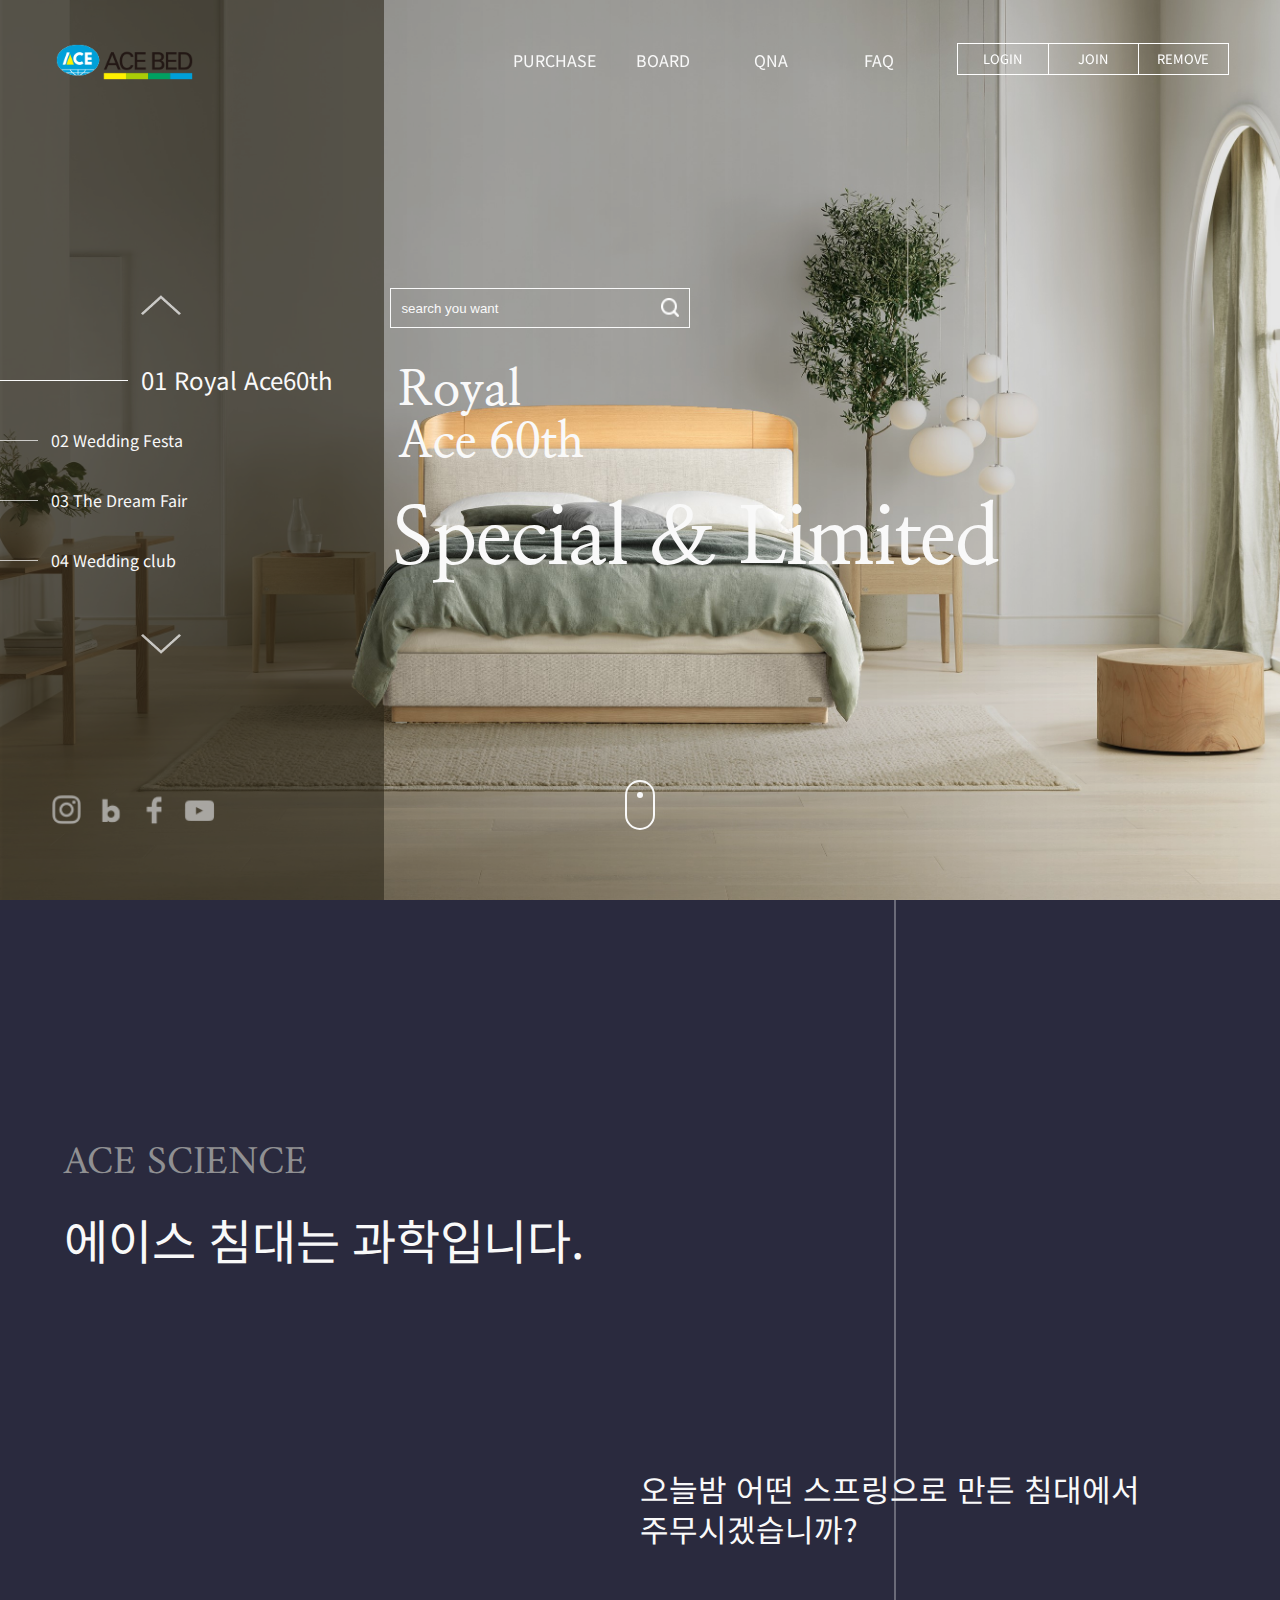
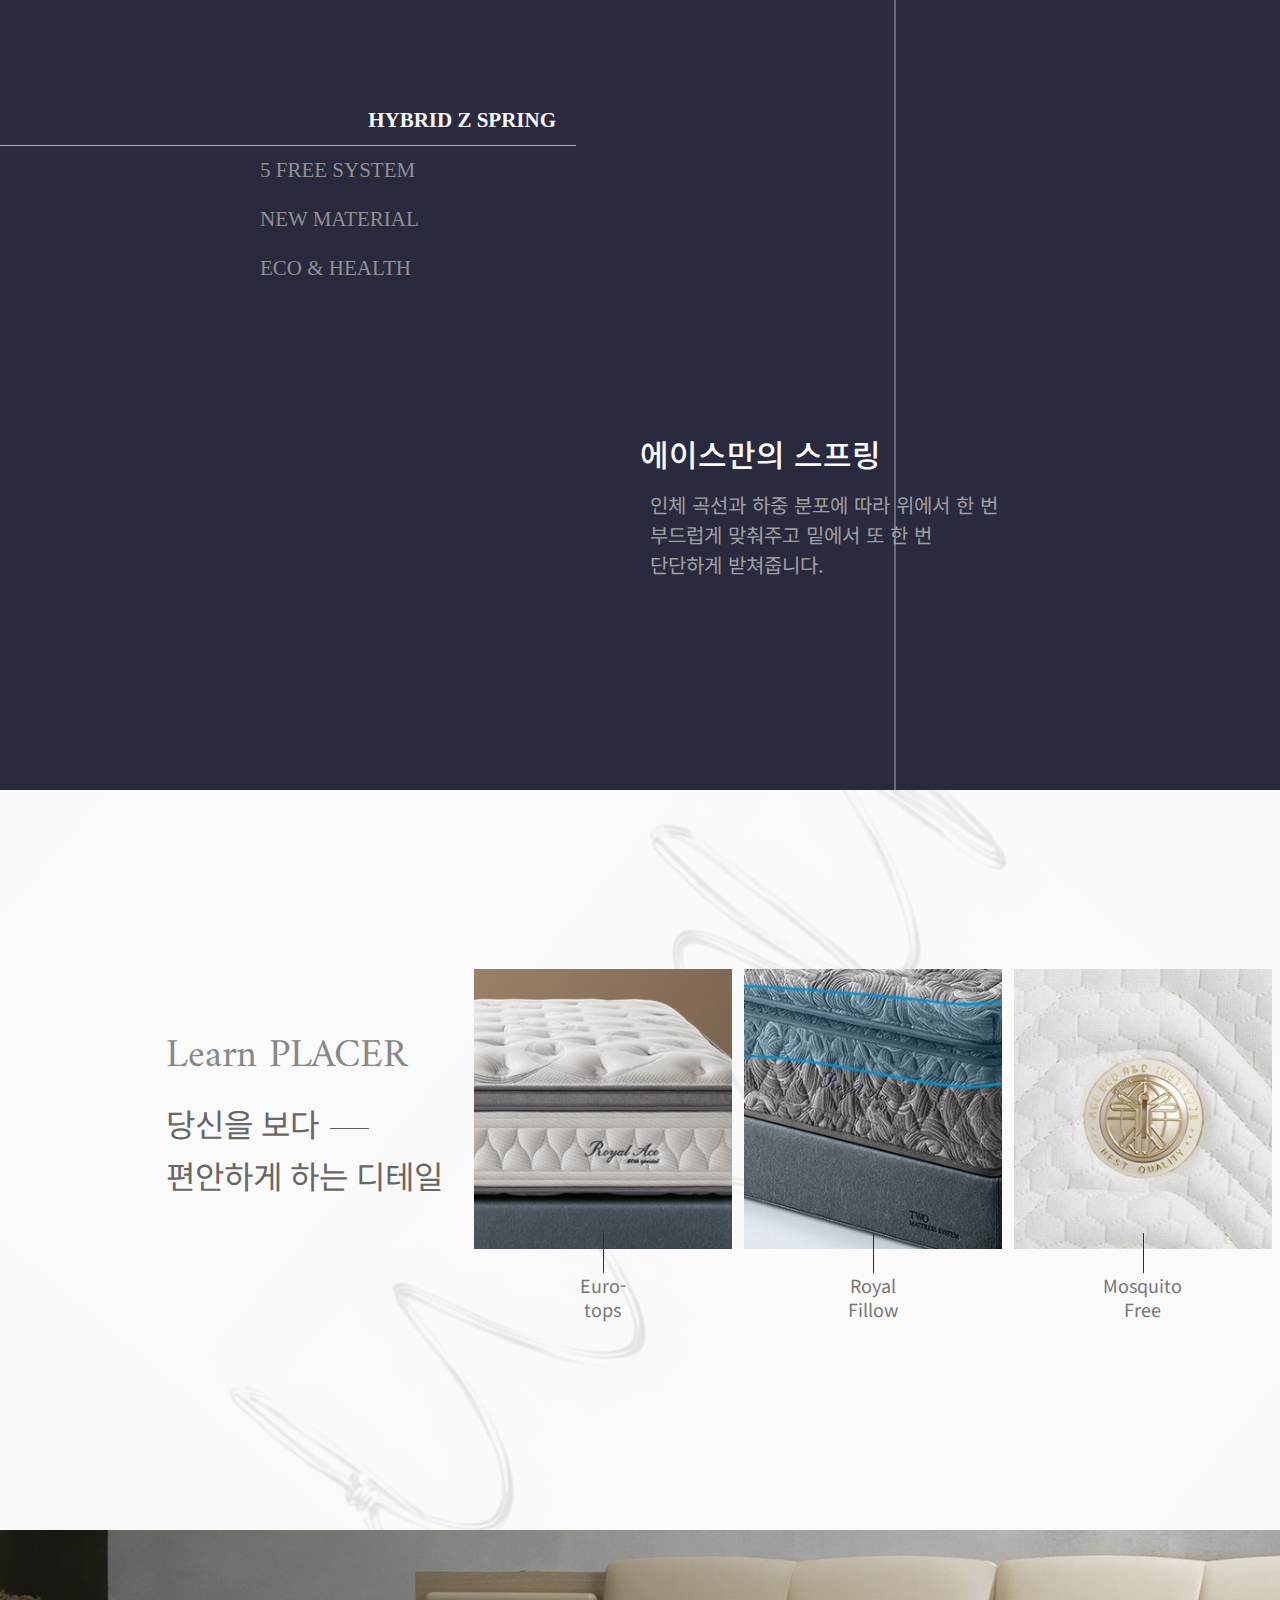
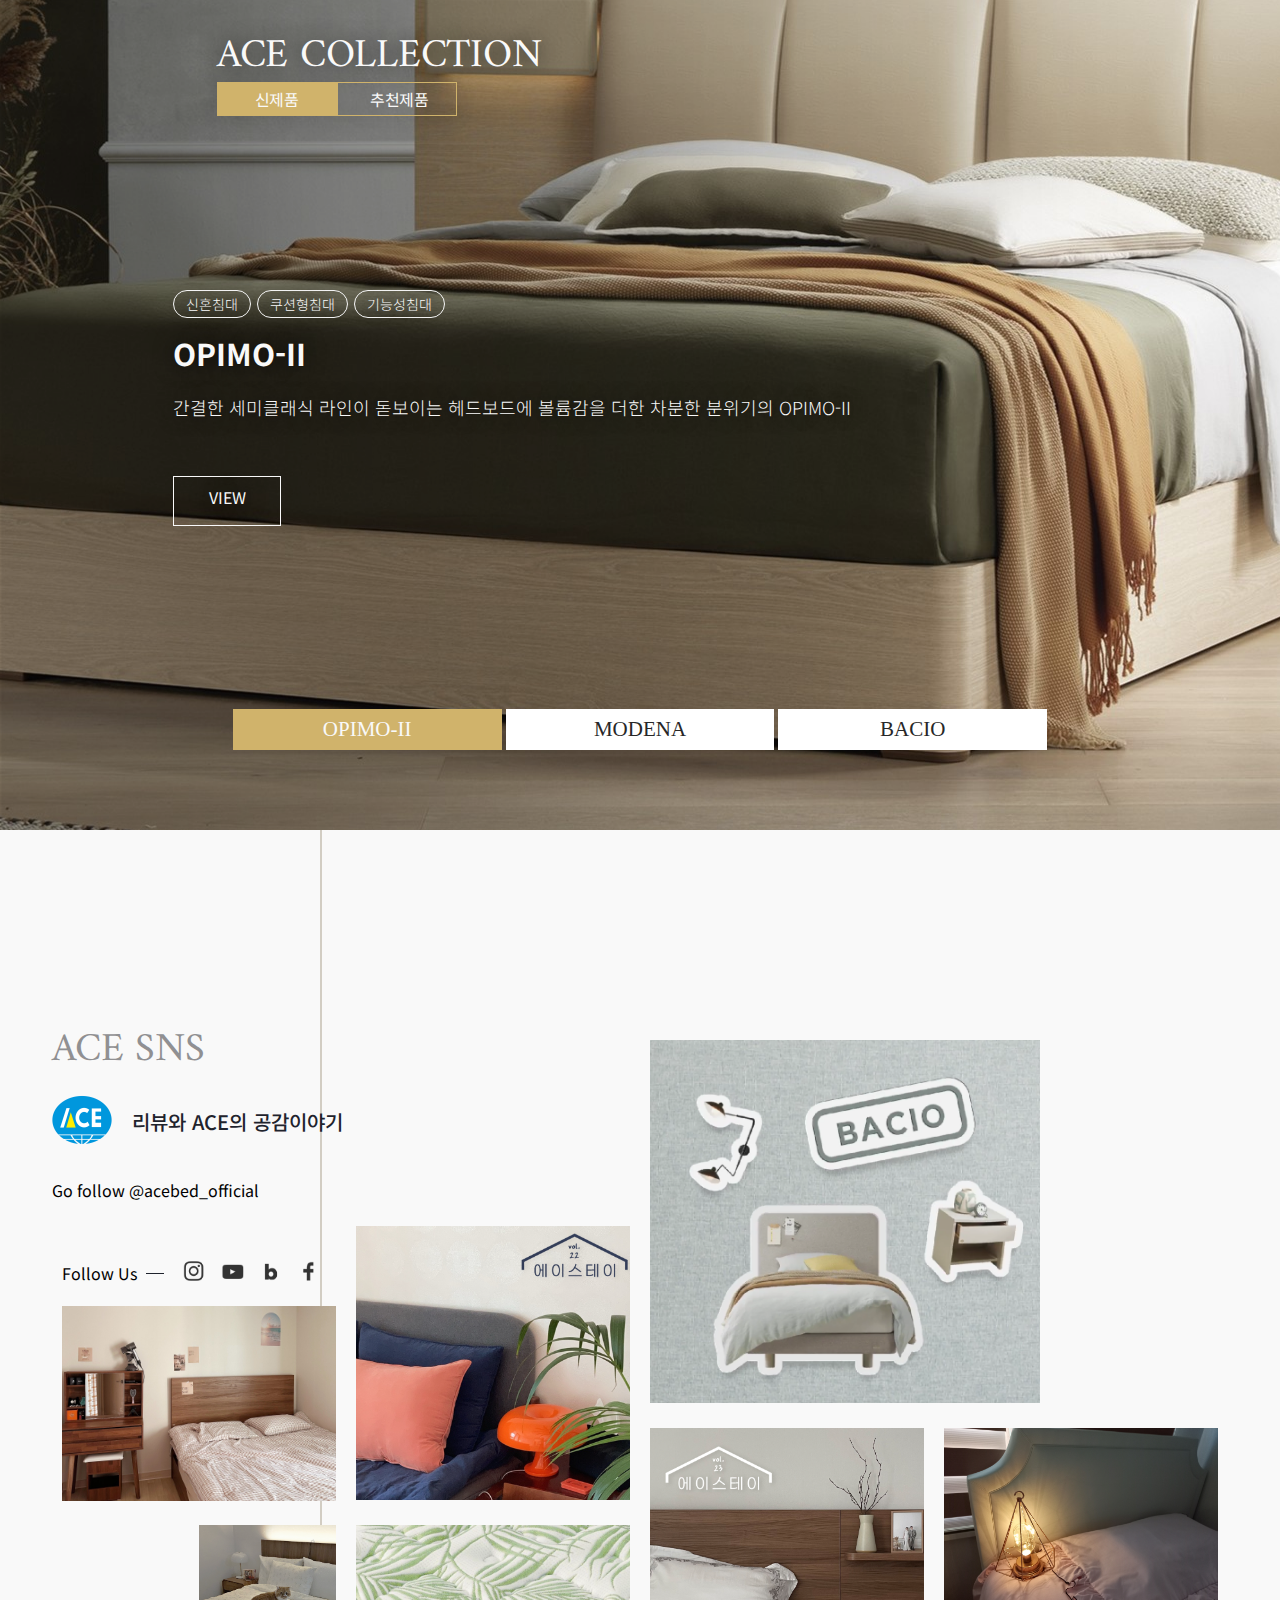
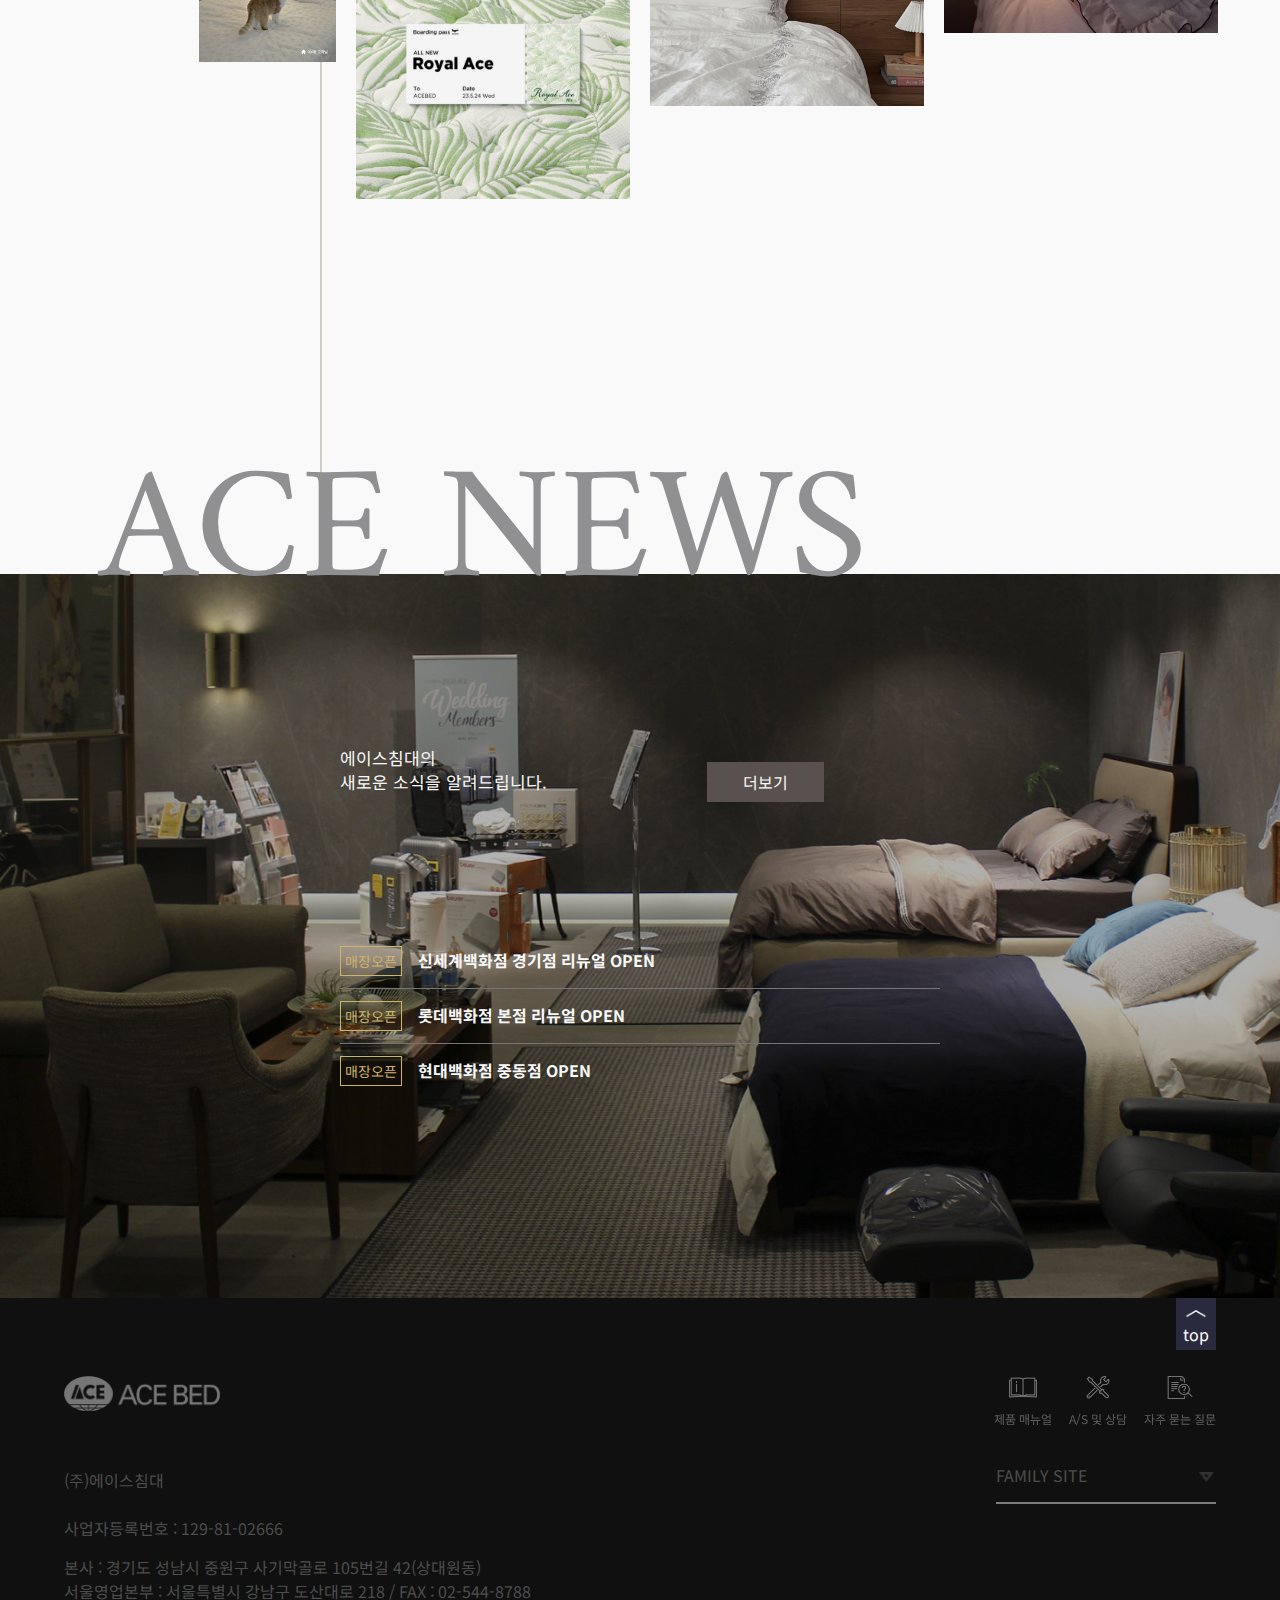
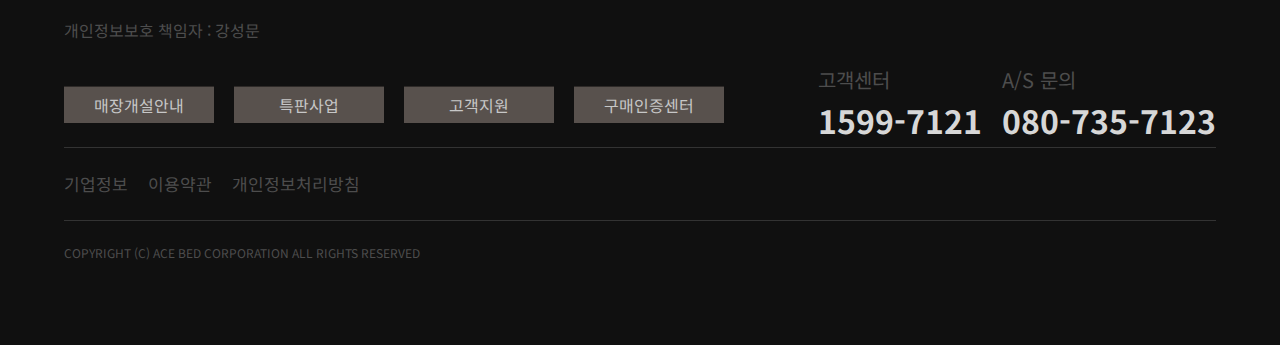
<file: index.html>
<!DOCTYPE html>
<html lang="ko">
<head>
    <meta charset="UTF-8">
    <meta name="viewport" content="width=device-width, initial-scale=1.0">
    <title>kwaaang---copy</title>
    <link rel="stylesheet" href="font.css">
    <link rel="stylesheet" href="style.css">
    <link rel="stylesheet" href="index.css">
    <!-- 스크립트 복붙-->
    <script src="hfscript.js"></script>
    <!-- aos -->
    <link rel="stylesheet" href="https://unpkg.com/aos@2.3.1/dist/aos.css"> 
    <script src="https://unpkg.com/aos@2.3.1/dist/aos.js"></script>
    <!-- 제이쿼리 -->
    <script src="https://code.jquery.com/jquery-3.6.0.min.js"></script>
</head>


<body>
    

    <div w3-include-html="header.html"></div>
        

    <main>
        <div class="main_bg"></div>
        <div class="main_bg_2 onlypc"></div>

        <div class="main_bg_img onlypc"></div>

        <h2 class="font-Nanum onlypc">Special & Limited</h2>

        <div class="main_con">
            <div class="main_con_text">
                <p class="font-Nanum">Royal Ace <span>60th</span></p>
                <h2 class="font-Nanum onlymo">Special <span>&</span> Limited</h2>
            </div>
        </div>
        
        <div class="main_tab_bt dis_flex jus_sb">
            <a class="dis_blk"><img src="image/icon-arrow-bigt.png"></a>
            <a class="dis_blk"><img src="image/icon-arrow-bigt.png"></a>
        </div>

        <div class="main_tab onlypc">
            <li class="dis_flex main_tab_on"><span class="dis_blk"></span><p>01 <span>Royal Ace60th</span></p></li>
            <li class="dis_flex"><span class="dis_blk"></span><p>02 <span>Wedding Festa</span></p></li>
            <li class="dis_flex"><span class="dis_blk"></span><p>03 <span>The Dream Fair</span></p></li>
            <li class="dis_flex"><span class="dis_blk"></span><p>04 <span>Wedding club</span></p></li>
        </div>

        <div class="main_sns onlypc">
            <ul class="dis_flex">
                <li><img src="image/index-icon-sns_insta.png"></li>
                <li><img src="image/index-icon-sns_naverbend.png"></li>
                <li><img src="image/index-icon-sns_facebook.png"></li>
                <li><img src="image/index-icon-sns_youtube.png"></li>
            </ul>
        </div>

        <p class="main_search dis_flex jus_sb"><input type="text" placeholder="search you want"><img src="image/icon-search.png"></p>

        <div class="main_scroll">
            <div class="arrow_div">
                <div class="arrow"></div>
            </div>
        </div>
        
        <div class="black_wall onlypc"></div>
        
    </main>
      

    <article class="science page-start">

        <h2><small class="dis_blk font-Amiri ">ACE SCIENCE</small><span>에이스 침대는 과학입니다.</span></h2>

        <ul class="science_tab">
            <li class="science_tabOn"><button>HYBRID Z SPRING</button></li>
            <li><button>5 FREE SYSTEM</button></li>
            <li><button>NEW MATERIAL</button></li>
            <li><button>ECO & HEALTH</button></li>
        </ul>

        <div class="science_con">
            <div>
                <h3>오늘밤 어떤 스프링으로 만든 침대에서 
                    <br>주무시겠습니까?
                </h3>
                <div>
                    <video autoplay="" loop="" muted="" playsinline=""><source src="https://www.acebed.com/common/images/1440_bg01.mp4" type="video/mp4"></video>
                </div>
                <h3>에이스만의 스프링</h3>
                <p class="onlypc">인체 곡선과 하중 분포에 따라  위에서 한 번 <br>부드럽게 맞춰주고 밑에서 또 한 번 <br>단단하게 받쳐줍니다. </p>
            </div>
        </div>

    </article>


    <article class="point text_right">
        <h2 class="text_cen">
            <small class="dis_blk font-Amiri">Learn PLACER</small>
            당신을 보다<span></span>
            <br>편안하게 하는 디테일
        </h2>
        <div class="text_right">
            <ul class="text_cen">
                <li>
                    <div></div>
                    <h3>Euro-tops</h3>
                </li>
                <li>
                    <div></div>
                    <h3>Royal Fillow</h3>
                </li>
                <li>
                    <div></div>
                    <h3>Mosquito Free</h3>
                </li>
            </ul>
        </div>
        <h1 class="point_bg"></h1>
    </article>


    <article class="collection">
        <h2 class="collection_title">
            <small class="dis_blk font-Amiri">ACE COLLECTION</small>
            <p class="dis_flex collection_tab">
                <a class="dis_blk tabOn">신제품</a>
                <a class="dis_blk">추천제품</a>
            </p>
        </h2>
        <div class="collection_con">
            <div id="OPIMOII" class="new_bed">
                <div class="new_bed_text">
                    <p class="dis_flex"><span>신혼침대</span><span> 쿠션형침대</span><span> 기능성침대</span></p>
                    <h4>OPIMO-II</h4>
                    <p>간결한 세미클래식 라인이 돋보이는 헤드보드에 
                        볼륨감을 더한 차분한 분위기의 OPIMO-II</p>
                    <a class="dis_blk text_cen">VIEW</a>    
                </div>
            </div>
            <div id="MODENA" class="new_bed" style="display: none;">
                <div class="new_bed_text">
                    <p><span>신혼침대</span><span> 쿠션형침대</span><span> 패브릭침대</span></p>
                    <h4>AMANDE</h4>
                    <p>간결한 세미클래식 라인이 돋보이는 헤드보드에 
                        볼륨감을 더한 로맨틱한 분위기의 AMANDE</p>
                    <a>VIEW</a>    
                </div>
            </div>
            <div id="BACIO" class="new_bed" style="display: none;">
                <div class="new_bed_text">
                    <p><span>신혼침대</span><span> 쿠션형침대</span><span> 패브릭침대</span></p>
                    <h4>AMANDE</h4>
                    <p>간결한 세미클래식 라인이 돋보이는 헤드보드에 
                        볼륨감을 더한 로맨틱한 분위기의 AMANDE</p>
                    <a>VIEW</a>    
                </div>
            </div>
        </div>
        <div class="collection_conList_tab text_cen">
            <button class="collection_tab_bt tabOn">OPIMO-II</button>
            <button class="collection_tab_bt">MODENA</button>
            <button class="collection_tab_bt">BACIO</button>
        </div>
    </article>


    <div class="sns">
        <span class="sns_wall dis_blk"></span>
        <div>
            <div>
                <div class="sns_con dis_flex">
                    <div class="sns_left">
                        <div class="sns_title">
                            <h3 class="text_upp fon font-Amiri">ace sns</h3>
                            <div class="dis_flex">
                                <h3><img src="image/index-acesns_logo.png"></h3>
                                <p>리뷰와 ACE의 공감이야기</p>
                            </div>
                            <p>Go follow @acebed_official</p>  
                        </div>
                        <ul class="dis_flex">
                            <li>
                                <p class="dis_flex">
                                    <span class="onlypc">Follow Us</span>
                                    <a><img src="image/index-icon-sns_insta.png"></a>
                                    <a><img src="image/index-icon-sns_youtube.png"></a>
                                    <a><img src="image/index-icon-sns_naverbend.png"></a>
                                    <a><img src="image/index-icon-sns_facebook.png"></a>
                                </p>
                                <img src="image/index-acesns_img1.jpg">
                            </li>
                            <li><img src="image/index-acesns_post2.png"></li>
                            <li><img src="image/index-acesns_post3.png"></li>
                            <li><img src="image/index-acesns_post4.png"></li>
                        </ul>
                    </div>
                    <div class="sns_right">
                        <ul class="dis_flex">
                            <li><img src="image/index-acesns_post5.png"></li>
                            <li><img src="image/index-acesns_post6.png"></li>
                            <li><img src="image/index-acesns_post7.jpg"></li>
                        </ul>
                    </div>
                </div>
            </div>      
        </div>
    </div>


    <article class="notice">
        <h1 class="notice_wall"></h1>
        <div class="jus_sb">

            <div>
                <div class="font-Amiri"></div>
                <p>에이스침대의
                <br>새로운 소식을 알려드립니다.</p>
                <a class="dis_blk">더보기</a>
            </div>

            <div>
                <ul>
                    <li  class="dis_flex jus_sb"><p><a>
                        매장오픈</a><b>신세계백화점 경기점 리뉴얼 OPEN</b></p></li>
                    <li  class="dis_flex jus_sb"><p><a>매장오픈</a><b>롯데백화점 본점 리뉴얼 OPEN</b></p></li>
                    <li  class="dis_flex jus_sb"><p><a>매장오픈</a><b>현대백화점 중동점 OPEN</b></p></li>
                </ul>
            </div>

        </div>
    </article>


    <div w3-include-html="footer.html"></div>

    
    <script>
        includeHTML();
    </script>
    
    <script>
        AOS.init();
    </script>

</body>
</html>
</file>
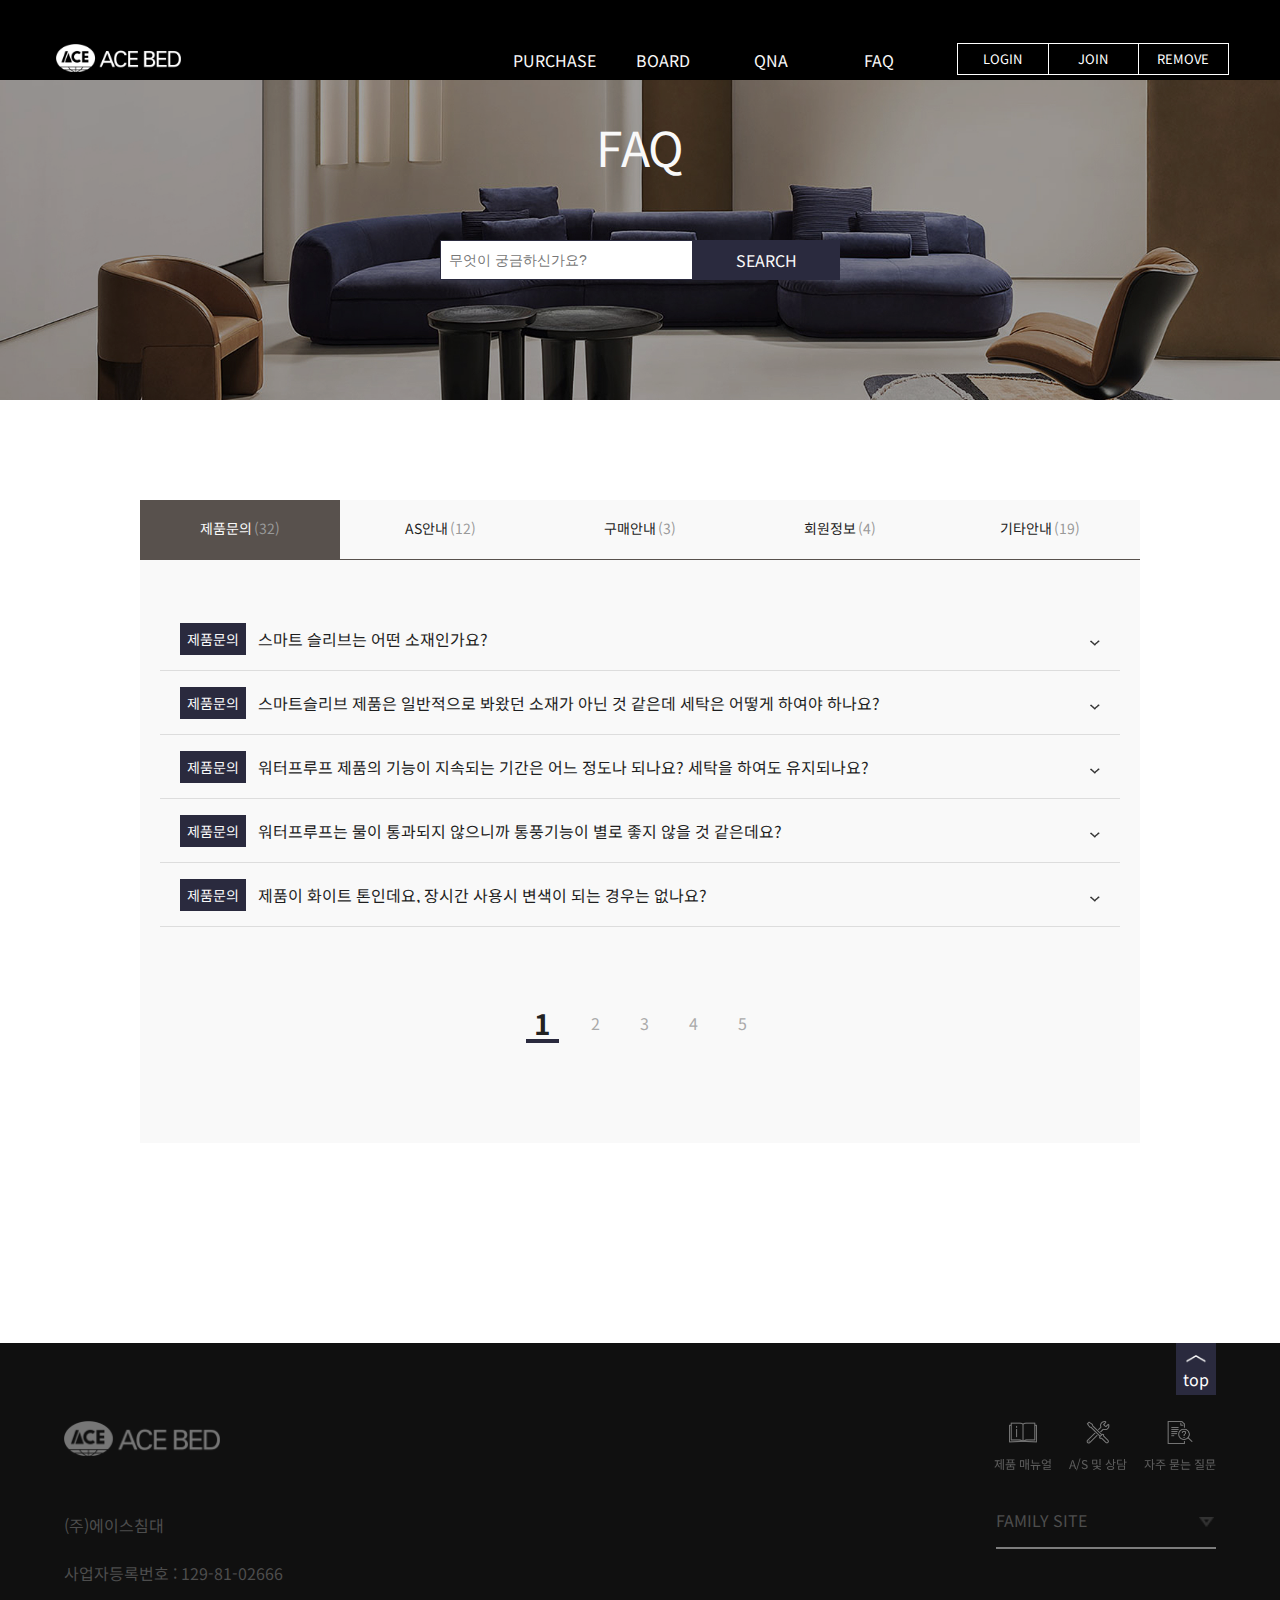
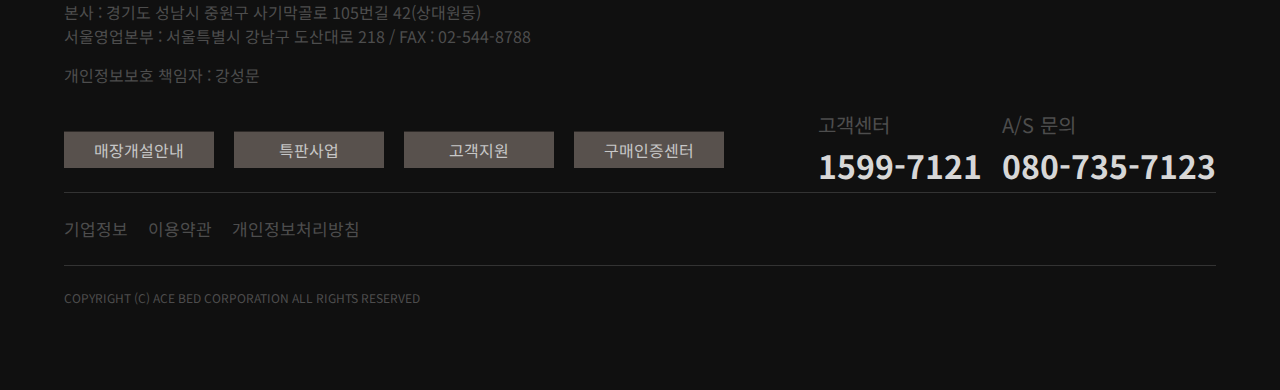
<file: faq.html>
<!doctype html>
<html lang="ko">


<head>
	<meta charset="UTF-8">
	<meta name="viewport" content="width=device-width, initial-scale=1, maximum-scale=3.0">
	<title>kwang---</title>
	<link rel="stylesheet" href="font.css">
    <link rel="stylesheet" href="style.css">
	<link rel="stylesheet" href="board.css">
	<!-- 헤더푸터 복붙-->
	<script src="hfscript.js"></script>
	<!-- 제이쿼리 -->
    <script src="https://code.jquery.com/jquery-3.6.0.min.js"></script>
	 
</head>


<body>

	
	<div w3-include-html="header-02.html"></div>


	<div class="inquire_search page-start">
		<div class="search_wall"></div>
		<h2 class="text_upp text_cen">faq</h2>
		<p class="dis_flex">
			<input type="text" placeholder="무엇이 궁금하신가요?"><span class=" text_cen text_upp">search</span>
		</p>
	</div>


	<article class="inquire">

		<div></div>

		<ul class="inquire-tab">
			<li class="tab_on">제품문의<span class="onlypc_inblk">(32)</span></li>
			<li>AS안내<span class="onlypc_inblk">(12)</span></li>
			<li>구매안내<span class="onlypc_inblk">(3)</span></li>
			<li>회원정보<span class="onlypc_inblk">(4)</span></li>
			<li>기타안내<span class="onlypc_inblk">(19)</span></li>
		</ul>
		<section id="list-1">
			<details>
				<summary>
					<div>
						<div>제품문의</div>
						<div>스마트 슬리브는 어떤 소재인가요?</div>
					</div>
					<div>
						<div></div>
						<div><img
								src="image/icon-arrow-down-black.png"
								alt=""></div>
					</div>
				</summary>
				<div>
					<div>질문</div>
					<p>스마트 슬리브는 어떤 소재인가요?</p>
				</div>
				<div>
					<div>⤷답변</div>
					<p>SMART SLEEVE는 “X자 연결고리를 가진 독특한 중간층으로 이루어진 3D 직물입니다.
						<br><br>
						외형은 그물망 구조의 형태로 시중에서 사용하는 매쉬소재와 유사한 구조이지만 탁월한 탄성과 공기투과력을 가진 3D 입체구조이면서도 뛰어난 부드러움과 실용적인 부피감을 자랑하는
						차별화된 소재입니다. 또한 SMART SLEEVE는 3D 입체구조를 기본으로 수면문제에 따라 처방된 물질을 수백만개의 캡슐에 담은 캡슐 포함형과 필름을 처리한 방수필름
						포함형 등 혁신적인 기술을 추가한 새로운 개념의 매트리스 보호커버입니다.
					</p>
				</div>
			</details>
			<details>
				<summary>
					<div>
						<div>제품문의</div>
						<div>스마트슬리브 제품은 일반적으로 봐왔던 소재가 아닌 것 같은데 세탁은 어떻게 하여야 하나요?</div>
					</div>
					<div>
						<div></div>
						<div><img
								src="image/icon-arrow-down-black.png"
								alt=""></div>
					</div>
				</summary>
				<div>
					<div>질문</div>
					<p>스마트슬리브 제품은 일반적으로 봐왔던 소재가 아닌 것 같은데 세탁은 어떻게 하여야 하나요?</p>
				</div>
				<div>
					<div>⤷답변</div>
					<p>SMART SLEEVE는 높은 내구성과 실용적인 관리를 자랑합니다. 모든 제품은 40도의 온수에서 중성세제로 세탁이 가능합니다.
						<br><br>
						단, 60도씨 이상의 온도에서는 원단의 수축이 발생될 수 있으므로 60도씨 이하의 온도를 권장하며 제품의 형태 변형을 최소화 하기 위하여 낮은강도의 탈수를 권장합니다.
					</p>
				</div>
			</details>
			<details>
				<summary>
					<div>
						<div>제품문의</div>
						<div>워터프루프 제품의 기능이 지속되는 기간은 어느 정도나 되나요? 세탁을 하여도 유지되나요?</div>
					</div>
					<div>
						<div></div>
						<div><img
								src="image/icon-arrow-down-black.png"
								alt=""></div>
					</div>
				</summary>
				<div>
					<div>질문</div>
					<p>워터프루프 제품의 기능이 지속되는 기간은 어느 정도나 되나요? 세탁을 하여도 유지되나요?</p>
				</div>
				<div>
					<div>⤷답변</div>
					<p>워터 프루프 제품의 방수기능은 스마트슬리브가 권장하는 세탁방법으로 관리시 반 영구적으로 유지됩니다.
						<br><br>

						단, 제품상면 내부의 폴리우레탄 필름의 부드러운 treatment를 보호하기 위해 세탁시, 안팎을 뒤집어서 낮은 강도의 탈수로 세탁하는 것을 권장합니다.
					</p>
				</div>
			</details>
			<details>
				<summary>
					<div>
						<div>제품문의</div>
						<div>워터프루프는 물이 통과되지 않으니까 통풍기능이 별로 좋지 않을 것 같은데요?</div>
					</div>
					<div>
						<div></div>
						<div><img
								src="image/icon-arrow-down-black.png"
								alt=""></div>
					</div>
				</summary>
				<div>
					<div>질문</div>
					<p>워터프루프는 물이 통과되지 않으니까 통풍기능이 별로 좋지 않을 것 같은데요?</p>
				</div>
				<div>
					<div>⤷답변</div>
					<p>스마트슬리브의 3D 입체구조는 뛰어난 통기성과 흡습성을 자랑합니다. 자면서 배출되는 땀은 자연스럽게 흡수하고 야뇨증과 요실금 등으로 배출되는 수분은 폴리우레탄 필름이 차단하여
						확실한 방수기능을 발휘합니다. 이제, 방수는 기본! 통기성까지 고려한 혁신적인 스마트슬리브로 걱정 없이 쾌적한 수면을 만나보시기 바랍니다.
					</p>
				</div>
			</details>
			<details>
				<summary>
					<div>
						<div>제품문의</div>
						<div>제품이 화이트 톤인데요, 장시간 사용시 변색이 되는 경우는 없나요?</div>
					</div>
					<div>
						<div></div>
						<div><img
								src="image/icon-arrow-down-black.png"
								alt=""></div>
					</div>
				</summary>
				<div>
					<div>질문</div>
					<p>제품이 화이트 톤인데요, 장시간 사용시 변색이 되는 경우는 없나요?</p>
				</div>
				<div>
					<div>⤷답변</div>
					<p>스마트슬리브를 보편적인 침구의 사용방법으로 사용시 쉽게 변색이 발생되지는 않습니다. 단, 오염시 즉각적인 세탁을 하지 않았을시 일반적인 패브릭에서 나타나는 것과 같은 변색은
						가능할 수 있으므로 오염시에는 즉각적인 세탁으로 관리하여주시기를 권장합니다.
					</p>
				</div>
			</details>

		</section>

		<section id="list-2">
			<div>
				<div class="listq">
					<div>레시피</div>
					<div>
						<p>
							[레시피] 내게 필요한 레시피를 찾고 싶어요.</p>
					</div>
				</div>
				<div>
					<div>답변</div>
					<div>
						<p>

							레시피 > 전체 레시피 메뉴에서 국/탕, 찌개/전골 등 "조리법 별 레시피"와 파티요리, 어린이요리, 명절요리, 캠핑요리 등 "테마 별 레시피"를 확인하실 수
							있습니다. 그 외 다양한 옵션에 따라 필요한 레시피를 찾고 싶으시다면 전체 레시피 페이지 상단의 검색박스에 검색어를 입력하신 후 검색해 보세요. 검색 버튼 오른쪽의
							"브랜드로 레시피 찾기"를 클릭하시면 해당 브랜드 제품이 사용된 레시피를 검색하실 수 있습니다.
							레시피 검색 시 검색박스 하단의 "추천 키워드"와 "많이 검색한 키워드"도 참고하세요!</p>
					</div>
				</div>
			</div>
			<div>
				<div class="listq">
					<div>레시피</div>
					<div>
						<p>
							[레시피] 레시피에 쓰인 제품이 궁금해요!</p>
					</div>
				</div>
				<div>
					<div>답변</div>
					<div>
						<p>
							CJ제일제당 레시피 상세 페이지 하단 [연관 제품] 영역에서 해당 레시피에서 사용된 제품들을 확인하실 수 있습니다.</p>
					</div>
				</div>
			</div>
			<div>
				<div class="listq">
					<div>레시피</div>
					<div>
						<p>
							[레시피] 마음에 드는 레시피를 이웃들과 공유하고 싶어요.</p>
					</div>
				</div>
				<div>
					<div>답변</div>
					<div>
						<p>
							홈페이지 화면 상단의 공유 아이콘을 선택하여 페이스북, 트위터, URL 중 원하는 공유 방식을 선택하세요. 나의 SNS 계정으로 로그인하시면 레시피를 이웃들과
							공유하실 수 있습니다. 모바일웹은 화면 상단의 메뉴에서 공유 방식을 선택할 수 있습니다.</p>
					</div>
				</div>
			</div>
		</section>

		<section id="list-3">
			<div>
				<div class="listq">
					<div>회원정보</div>
					<div>
						<p>
							[회원정보] 주소와 연락처를 최신 정보로 수정하고 싶어요.</p>
					</div>
				</div>
				<div>
					<div>답변</div>
					<div>
						<p>
							로그인 하신 후 마이 페이지 상단의 [회원정보 변경] 버튼을 클릭하시면 회원정보를 변경하실 수 있습니다.</p>
					</div>
				</div>
			</div>
			<div>
				<div class="listq">
					<div>회원정보</div>
					<div>
						<p>
							[회원정보] 아이디/비밀번호를 잊어버렸어요.</p>
					</div>
				</div>
				<div>
					<div>답변</div>
					<div>
						<p>
							회원 ID 및 웹사이트 비밀번호를 잊어 버렸을 경우 아래의 방식으로 아이디와 비밀번호를 알려드립니다.
							로그인 화면에 있는 [아이디 찾기] 또는 [비밀번호 찾기] 버튼을 클릭해 주세요.
							1. 고객명과 간편인증(법정생년월일 6자리 + 휴대전화번호 뒤 8자리)을 입력하신 후 [확인] 버튼을 클릭하시면 회원 가입여부 및 ID를 확인할 수 있습니다.
							2. 회원정보에 기재된 이메일 혹은 휴대전화번호로 임시비밀번호를 전송해 드립니다.
							3. 기존에 입력하신 이메일이나 휴대전화번호를 모를 경우 고객센터로 문의하시면 본인 인증 후 이메일 또는 휴대전화번호를 변경해 드립니다.</p>
					</div>
				</div>
			</div>
			<div>
				<div class="listq">
					<div>회원정보</div>
					<div>
						<p>
							[회원정보] 회원 가입은 어떻게 하나요?</p>
					</div>
				</div>
				<div>
					<div>답변</div>
					<div>
						<p>
							로그인 화면 상단의 회원가입 안내 배너를 선택하시면 CJ ONE 통합 회원가입 페이지로 이동합니다.</p>
					</div>
				</div>
			</div>
		</section>

		<section id="list-4">
			<div>
				<div class="listq">
					<div>기타</div>
					<div>
						<p>
							[기타] [수화상담] 일반전화기 영상통화로 수화상담을 받을 수 있나요?</p>
					</div>
				</div>
				<div>
					<div>답변</div>
					<div>
						<p>
							수화 상담 번호는 일반전화기로 발신된 정보는 수신되지 않으며, 씨토크 서비스에 가입된 전화기나 앱(Iseetalk/아이씨톡)을 통해 발신된 번호만 수신됩니다. 가입과
							관련된 상세한 내용은 씨토크 홈페이지(www.iseetalk.co.kr)에서 확인 가능합니다.</p>
					</div>
				</div>
			</div>
			<div>
				<div class="listq">
					<div>기타</div>
					<div>
						<p>
							[기타] [프로세스] 제품 불편사항 응대 프로세스</p>
					</div>
				</div>
				<div>
					<div>답변</div>
					<div>
						<p>
							고객님, 불편을 드리게 되어 죄송합니다. 불편하신 내용은, 전화/문자/게시판 등을 통해 접수해 주시면, 신속히 응대 해 드리도록 하겠습니다. 고객센터 운영 외 시간에
							접수하신 내용은 근무시간 중에 응대 해 드림을 양해 부탁 드립니다.
							※ 불편사항 접수 및 피해보상기구 : 고객행복센터</p>
					</div>
				</div>
			</div>
			<div>
				<div class="listq">
					<div>기타</div>
					<div>
						<p>
							[기타] 이벤트 당첨 경품은 언제 받을 수 있나요?</p>
					</div>
				</div>
				<div>
					<div>답변</div>
					<div>
						<p>

							쿠킹클래스, 이벤트 등 당첨자 경품은 당첨자 발표일로 부터 3일 안에 배송되며 거주하시는 지역에 따라 차이가 있으나 1주일 이내 수령이 가능하십니다. 예정된 기간 중
							수령하지 못하신 경우 고객행복센터로 문의주시면 친절히 안내해 드리겠습니다.
							고객행복센터
							- 일반식품 : 080-850-1200
							- 건강식품 : 080-310-1010</p>
					</div>
				</div>
			</div>
			<div>
				<div class="listq">
					<div>기타</div>
					<div>
						<p>
							[기타] 이벤트 당첨자 확인은 어디서 하나요?</p>
					</div>
				</div>
				<div>
					<div>답변</div>
					<div>
						<p>
							이벤트 당첨자는 이벤트 메뉴에서 확인하실 수 있습니다.</p>
					</div>
				</div>
			</div>
			<div>
				<div class="listq">
					<div>기타</div>
					<div>
						<p>
							[기타] CJ제일제당에는 어떤 브랜드가 있나요?</p>
					</div>
				</div>
				<div>
					<div>답변</div>
					<div>
						<p>
							설탕 생산으로 시작한 기업 CJ제일제당은 식품 뿐만 아니라 소재식품/ 건강식품/ 제약/ 바이오/ 사료 등으로 분야를 넓혀가고 있습니다. CJ제일제당을 대표하는
							브랜드를 브랜드 페이지에서 한 눈에 확인하세요!</p>
					</div>
				</div>
			</div>
		</section>

		<div class="inquire-pages">
			<p class="inquire-pagecheck">1</p>
			<p>2</p>
			<p>3</p>
			<p>4</p>
			<p>5</p>
		</div>

	</article>


	<div w3-include-html="footer.html"></div>

    
    <script>
        includeHTML();
    </script>

</body>


</html>
</file>
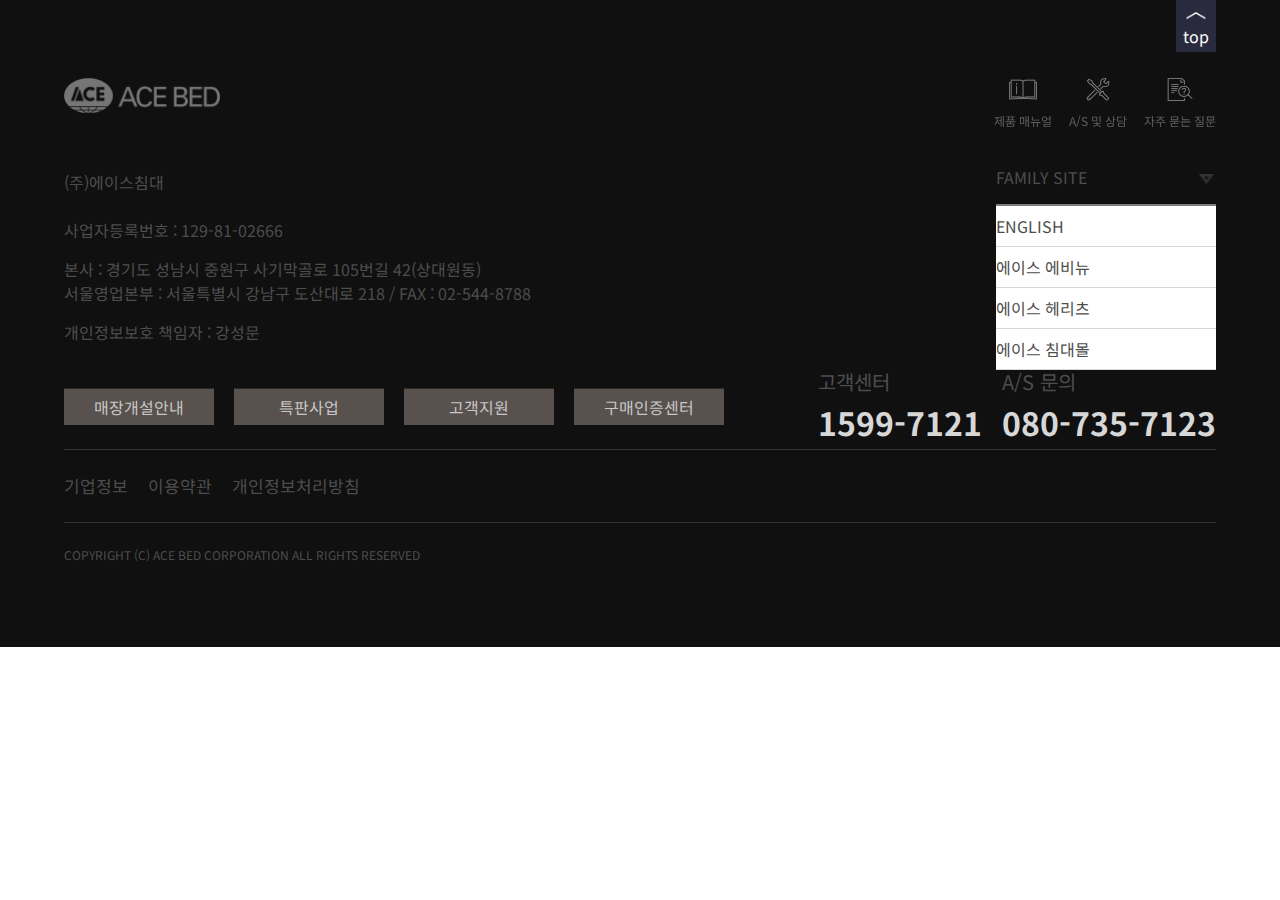
<file: footer.html>
<!DOCTYPE html>
<html lang="ko">
<head>
    <meta charset="UTF-8">
    <meta name="viewport" content="width=device-width, initial-scale=1.0">
    <title>kwaaang---copy</title>
    <link rel="stylesheet" href="font.css">
    <link rel="stylesheet" href="style.css">
    <link rel="stylesheet" href="footer.css">
    <!-- 스크립트 복붙-->
    <script src="hfscript.js"></script>
    <!-- 제이쿼리 -->
    <script src="https://code.jquery.com/jquery-3.6.0.min.js"></script>
</head>


<body>


    <footer class="footer">
		<ul class="footer_sns onlypc_flex">
			<li class="footer_sns_list"><a><img src="image/footer-icon-menual.png" class="footer_sns_img dis_blk"><sapn>제품 매뉴얼</sapn></a></li>
			<li class="footer_sns_list"><a><img src="image/footer-icon-as.png" class="footer_sns_img dis_blk"><sapn>A/S 및 상담</sapn></a></li>
			<li class="footer_sns_list"><a><img src="image/footer-icon-faq.png" class="footer_sns_img dis_blk"><sapn>자주 묻는 질문
            </sapn></a></li>
		</ul>
		<a><img src="image/logo_black.png" class="footer_logo"></a>
        <p class="footer_info">
			<strong>(주)에이스침대<br><br>사업자등록번호 : 129-81-02666</strong> 
		</p>

		<p class="footer_info">
			본사 : 경기도 성남시 중원구 사기막골로 105번길 42(상대원동) 
            <br>서울영업본부 : 서울특별시 강남구 도산대로 218 / FAX : 02-544-8788
		</p>
		
		<p class="footer_info">
			개인정보보호 책임자 : 강성문 
            <br><br>
            <a class="footer_policy text_cen">매장개설안내</a>
            <a class="footer_policy text_cen">특판사업</a>
            <a class="footer_policy text_cen">고객지원</a>
            <a class="footer_policy text_cen">구매인증센터</a>
        </p>
        <p class="dis_flex">
            <a>기업정보</a>
            <a>이용약관</a>
            <a>개인정보처리방침</a>
        </p>
		<p class="footer_info">COPYRIGHT (C) ACE BED CORPORATION ALL RIGHTS RESERVED</p>
        <div class="footer_famaily onlypc">
            <a class="dis_blk footer_famaily_tab famaily_tab">FAMILY SITE<img src="image/icon-select.png"></a>
            <div class="footer_famaily_list famaily_list">
                <a class="dis_blk">ENGLISH</a>
                <a class="dis_blk">에이스 에비뉴</a>
                <a class="dis_blk">에이스 헤리츠</a>
                <a class="dis_blk">에이스 침대몰</a>
            </div>
        </div>
        <div class="footer_call">
            <div>
                <p>고객센터</p>
                <strong>1599-7121</strong>
            </div>
            <div>
                <p>A/S 문의</p>
                <strong>080-735-7123</strong>
            </div>
        </div>
        <a href="" class="top_bt dis_blk text_cen"><span class="dis_blk"><img src="image/icon-arrow_small.png"></span>top</a>
	</footer>

    <script>
        document.addEventListener("DOMContentLoaded", function () {

            var familySiteLink = document.querySelector(".famaily_tab");
            familySiteLink.addEventListener("click", function () {
               
                var familySiteList = document.querySelector(".famaily_list");

                if (familySiteList.style.display === "none" || familySiteList.style.display === "") {
                    familySiteList.style.display = "block"; // 열림
                } else {
                    familySiteList.style.display = "none"; // 닫힘
                }
            });
        });       
    </script>

</body>
</html>
</file>
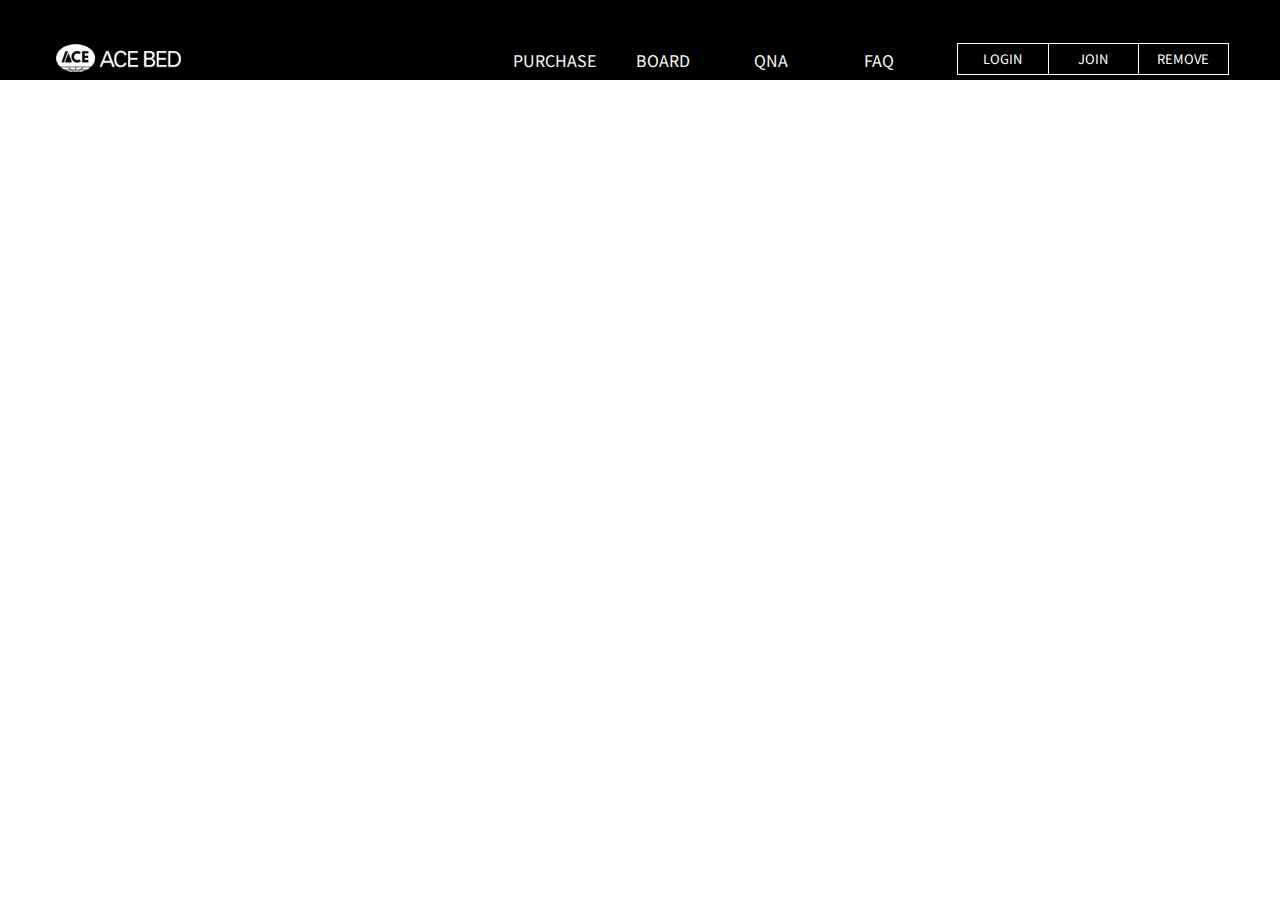
<file: header-02.html>
<!doctype html>
<html lang="ko">


<head>
    <meta charset="UTF-8">
    <meta name="viewport" content="width=device-width, initial-scale=1, maximum-scale=3.0">
    <title>kwang---</title>
    <link rel="stylesheet" href="font.css">
    <link rel="stylesheet" href="style.css">
    <link rel="stylesheet" href="header-02.css">
    <script src="https://code.jquery.com/jquery-3.6.0.min.js"></script>
</head>


<body>

    <header id="headBar">
        <div class="header_con dis_flex jus_sb">

            <h1 class="logo_g">
                <a class="dis_flex logo_g_1" href="index.html"><img
                        src="image/logo_black.png"></a>
                <a class="dis_flex logo_g_2" href="index.html"><img
                        src="image/logo_black.png"></a>
            </h1>

            <div class="onlypc_flex">
                <ul class="dis_flex text_cen">
                    <li class="purchase">
                        <a class="dis_blk text_upp  purchaseBt" href="purchase.html">purchase</a>
                    </li>
                    <li class="board">
                        <a class="dis_blk text_upp boardBt" href="posting.html">board</a>
                    </li>
                    <li class="qna">
                        <a class="dis_blk text_upp  qnaBt" href="qna.html">qna</a>
                    </li>
                    <li class="faq">
                        <a class="dis_blk text_upp  newsBt" href="faq.html">faq</a>
                    </li>
                </ul>
                <ul class="dis_flex text_cen">
                    <li id="logIn" onclick="window.location.href='login.html'"><a class="dis_blk text_upp">login</a></li>
                    <li onclick="window.location.href='join.html'"><a class="dis_blk text_upp">join</a></li>
                    <li onclick="window.location.href='remove.html'"><a class="dis_blk text_upp">remove</a></li>
                </ul>
            </div>

            <div class="onlymo dis_flex">
                <a class="dis_blk" id="open"><img src="image/header_menu_bt_mo.png"></a>
            </div>

        </div>

        <nav class="modal_2" id="modal_2">
            <div>

                <div class="dis_flex jus_sb">
                    <div>
                        <a href="index.html"><img
                            src="image/logo_black.png"></a>
                    </div>
                    <div class="exit" id="exit">
                        <img class="dis_blk" src="image/icon-exit.png">
                    </div>
                </div>

                <div class="modal_2_Con" id="">

                    <div>
                        <h4>로그인을 해주세요</h4>
                        <em>회원가입을 하여 다양한 혜택이 받아보세요.</em>
                        <div>
                            <a class="text_upp" href="login.html">login</a>
                            <a class="text_upp" href="join.html">join</a>
                        </div>
                    </div>

                    <div class="modal_2_Con_search">
                        <p class="dis_flex jus_sb"><input type="text" placeholder="궁금하신 정보를 빠르게 찾아보세요"><img
                                src="image/icon-search.png"></p>
                    </div>

                    <ul>
                        <li><a class="text_capi" href="login.html">login</a><img class="arrow-down"
                            src="image/icon-plus.png"></li>
                        <li><a class="text_capi" href="join.html">join</a><img class="arrow-down"
                            src="image/icon-plus.png"></li>    
                        <li><a class="text_capi" href="remove.html">remove</a><img class="arrow-down"
                                src="image/icon-plus.png"></li>
                        <li><a class="text_capi" href="purchase.html">purchase</a><img class="arrow-down"
                                src="image/icon-plus.png"></li>
                        <li><a class="text_capi" href="posting.html">board</a><img class="arrow-down"
                                src="image/icon-plus.png"></li>
                        <li><a class="text_capi" href="qna.html">qna</a><img class="arrow-down"
                                src="image/icon-plus.png"></li>
                        <li><a class="text_capi" href="faq.html">faq</a><img class="arrow-down"
                                src="image/icon-plus.png"></li>
                    </ul>

                    <div class="modal_2_Con_event">
                        <img src="image/header-modal_event.jpg">
                    </div>

                    <div class="modal_2_Con_famaily">
                        <a class="dis_flex jus_sb modal_2_Con_famaily_tab famaily_tab">LANGUAGE<img
                                src="image/icon-select.png"></a>
                        <div class="modal_2_Con_famaily_list famaily_list">
                            <a class="dis_blk">ENGLISH</a>
                            <a class="dis_blk">日本語</a>
                            <a class="dis_blk">中國語</a>
                        </div>
                    </div>

                </div>

            </div>
        </nav>

    </header>

    <script>
        document.addEventListener("DOMContentLoaded", function () {

            var familySiteLink = document.querySelector(".famaily_tab");
            familySiteLink.addEventListener("click", function () {

                var familySiteList = document.querySelector(".famaily_list");

                if (familySiteList.style.display === "none" || familySiteList.style.display === "") {
                    familySiteList.style.display = "block"; // 열림
                } else {
                    familySiteList.style.display = "none"; // 닫힘
                }
            });
        });       
    </script>

</body>


</html>
</file>
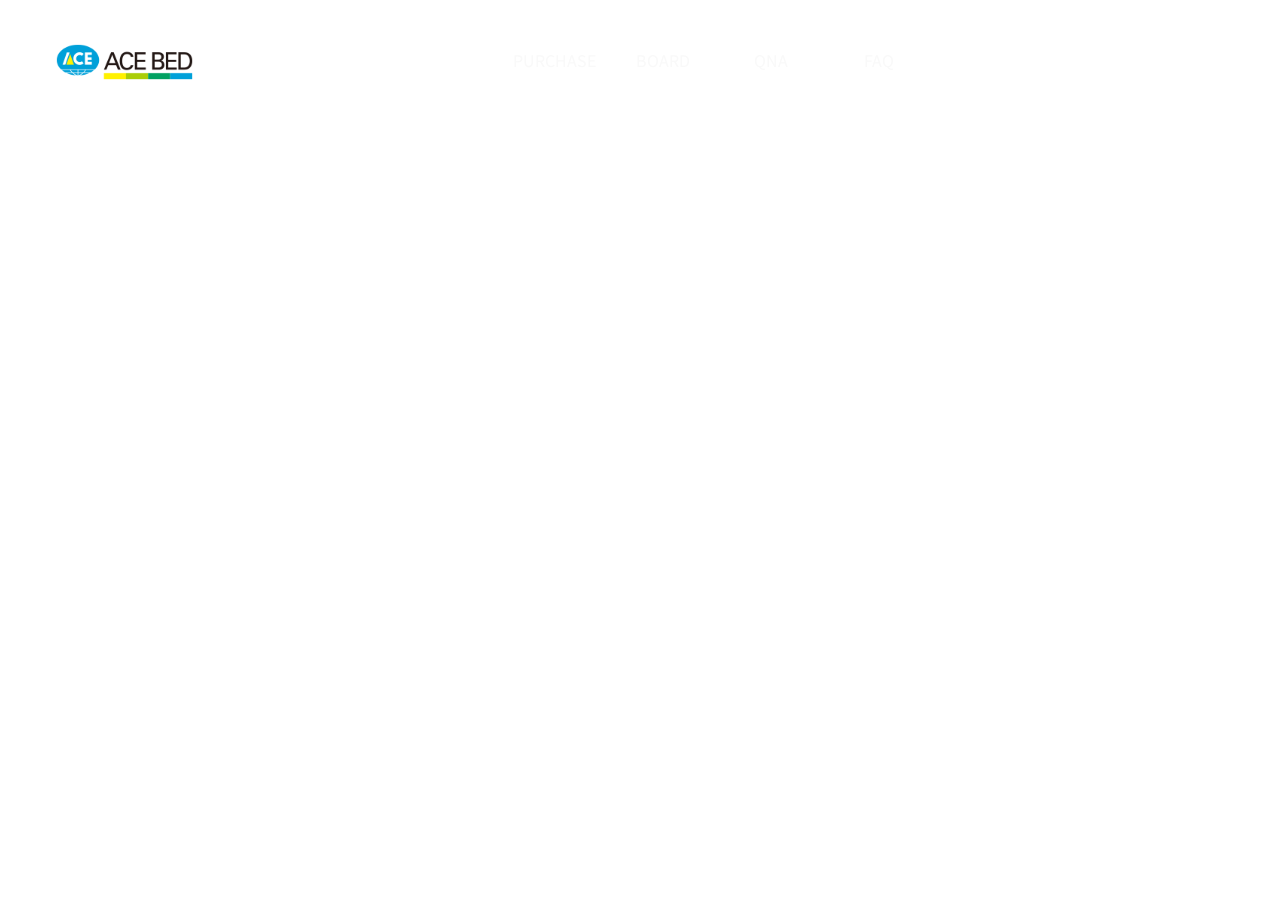
<file: header.html>
<!doctype html>
<html lang="ko">


<head>
    <meta charset="UTF-8">
    <meta name="viewport" content="width=device-width, initial-scale=1, maximum-scale=3.0">
    <title>kwang---</title>
    <link rel="stylesheet" href="font.css">
    <link rel="stylesheet" href="style.css">
    <link rel="stylesheet" href="header.css">
    <script src="https://code.jquery.com/jquery-3.6.0.min.js"></script>
</head>


<body>

    <header id="headBar">
        <div class="header_con dis_flex jus_sb">

            <h1 class="logo_g">
                <a class="dis_flex logo_g_1" href="index.html"><img
                        src="image/logo.png"></a>
                <a class="dis_flex logo_g_2" href="index.html"><img
                        src="image/logo_black.png"></a>
            </h1>

            <div class="onlypc_flex">
                <ul class="dis_flex text_cen">
                    <li class="purchase">
                        <a class="dis_blk text_upp  purchaseBt" href="purchase.html">purchase</a>
                    </li>
                    <li class="board">
                        <a class="dis_blk text_upp boardBt" href="posting.html">board</a>
                    </li>
                    <li class="qna">
                        <a class="dis_blk text_upp  qnaBt" href="qna.html">qna</a>
                    </li>
                    <li class="faq">
                        <a class="dis_blk text_upp  newsBt" href="faq.html">faq</a>
                    </li>
                </ul>
                <ul class="dis_flex text_cen">
                    <li id="logIn" onclick="window.location.href='login.html'"><a class="dis_blk text_upp">login</a></li>
                    <li onclick="window.location.href='join.html'"><a class="dis_blk text_upp">join</a></li>
                    <li onclick="window.location.href='remove.html'"><a class="dis_blk text_upp">remove</a></li>
                </ul>
            </div>

            <div class="onlymo dis_flex">
                <a class="dis_blk" id="open"><img src="image/header_menu_bt_mo.png"></a>
            </div>

        </div>

        <nav class="modal_2" id="modal_2">
            <div>

                <div class="dis_flex jus_sb">
                    <div>
                        <a href="index.html"><img
                            src="image/logo_black.png"></a>
                    </div>
                    <div class="exit" id="exit">
                        <img class="dis_blk" src="image/icon-exit.png">
                    </div>
                </div>

                <div class="modal_2_Con" id="">

                    <div>
                        <h4>로그인을 해주세요</h4>
                        <em>회원가입을 하여 다양한 혜택이 받아보세요.</em>
                        <div>
                            <a class="text_upp" href="login.html">login</a>
                            <a class="text_upp" href="join.html">join</a>
                        </div>
                    </div>

                    <div class="modal_2_Con_search">
                        <p class="dis_flex jus_sb"><input type="text" placeholder="궁금하신 정보를 빠르게 찾아보세요"><img
                                src="image/icon-search.png"></p>
                    </div>

                    <ul>
                        <li><a class="text_capi" href="login.html">login</a><img class="arrow-down"
                            src="image/icon-plus.png"></li>
                        <li><a class="text_capi" href="join.html">join</a><img class="arrow-down"
                            src="image/icon-plus.png"></li>    
                        <li><a class="text_capi" href="remove.html">remove</a><img class="arrow-down"
                                src="image/icon-plus.png"></li>
                        <li><a class="text_capi" href="purchase.html">purchase</a><img class="arrow-down"
                                src="image/icon-plus.png"></li>
                        <li><a class="text_capi" href="posting.html">board</a><img class="arrow-down"
                                src="image/icon-plus.png"></li>
                        <li><a class="text_capi" href="qna.html">qna</a><img class="arrow-down"
                                src="image/icon-plus.png"></li>
                        <li><a class="text_capi" href="faq.html">faq</a><img class="arrow-down"
                                src="image/icon-plus.png"></li>
                    </ul>

                    <div class="modal_2_Con_event">
                        <img src="image/header-modal_event.jpg">
                    </div>

                    <div class="modal_2_Con_famaily">
                        <a class="dis_flex jus_sb modal_2_Con_famaily_tab famaily_tab">LANGUAGE<img
                                src="image/icon-select.png"></a>
                        <div class="modal_2_Con_famaily_list famaily_list">
                            <a class="dis_blk">ENGLISH</a>
                            <a class="dis_blk">日本語</a>
                            <a class="dis_blk">中國語</a>
                        </div>
                    </div>

                </div>

            </div>
        </nav>

    </header>

    <script>
        document.addEventListener("DOMContentLoaded", function () {

            var familySiteLink = document.querySelector(".famaily_tab");
            familySiteLink.addEventListener("click", function () {

                var familySiteList = document.querySelector(".famaily_list");

                if (familySiteList.style.display === "none" || familySiteList.style.display === "") {
                    familySiteList.style.display = "block"; // 열림
                } else {
                    familySiteList.style.display = "none"; // 닫힘
                }
            });
        });       
    </script>

</body>


</html>
</file>
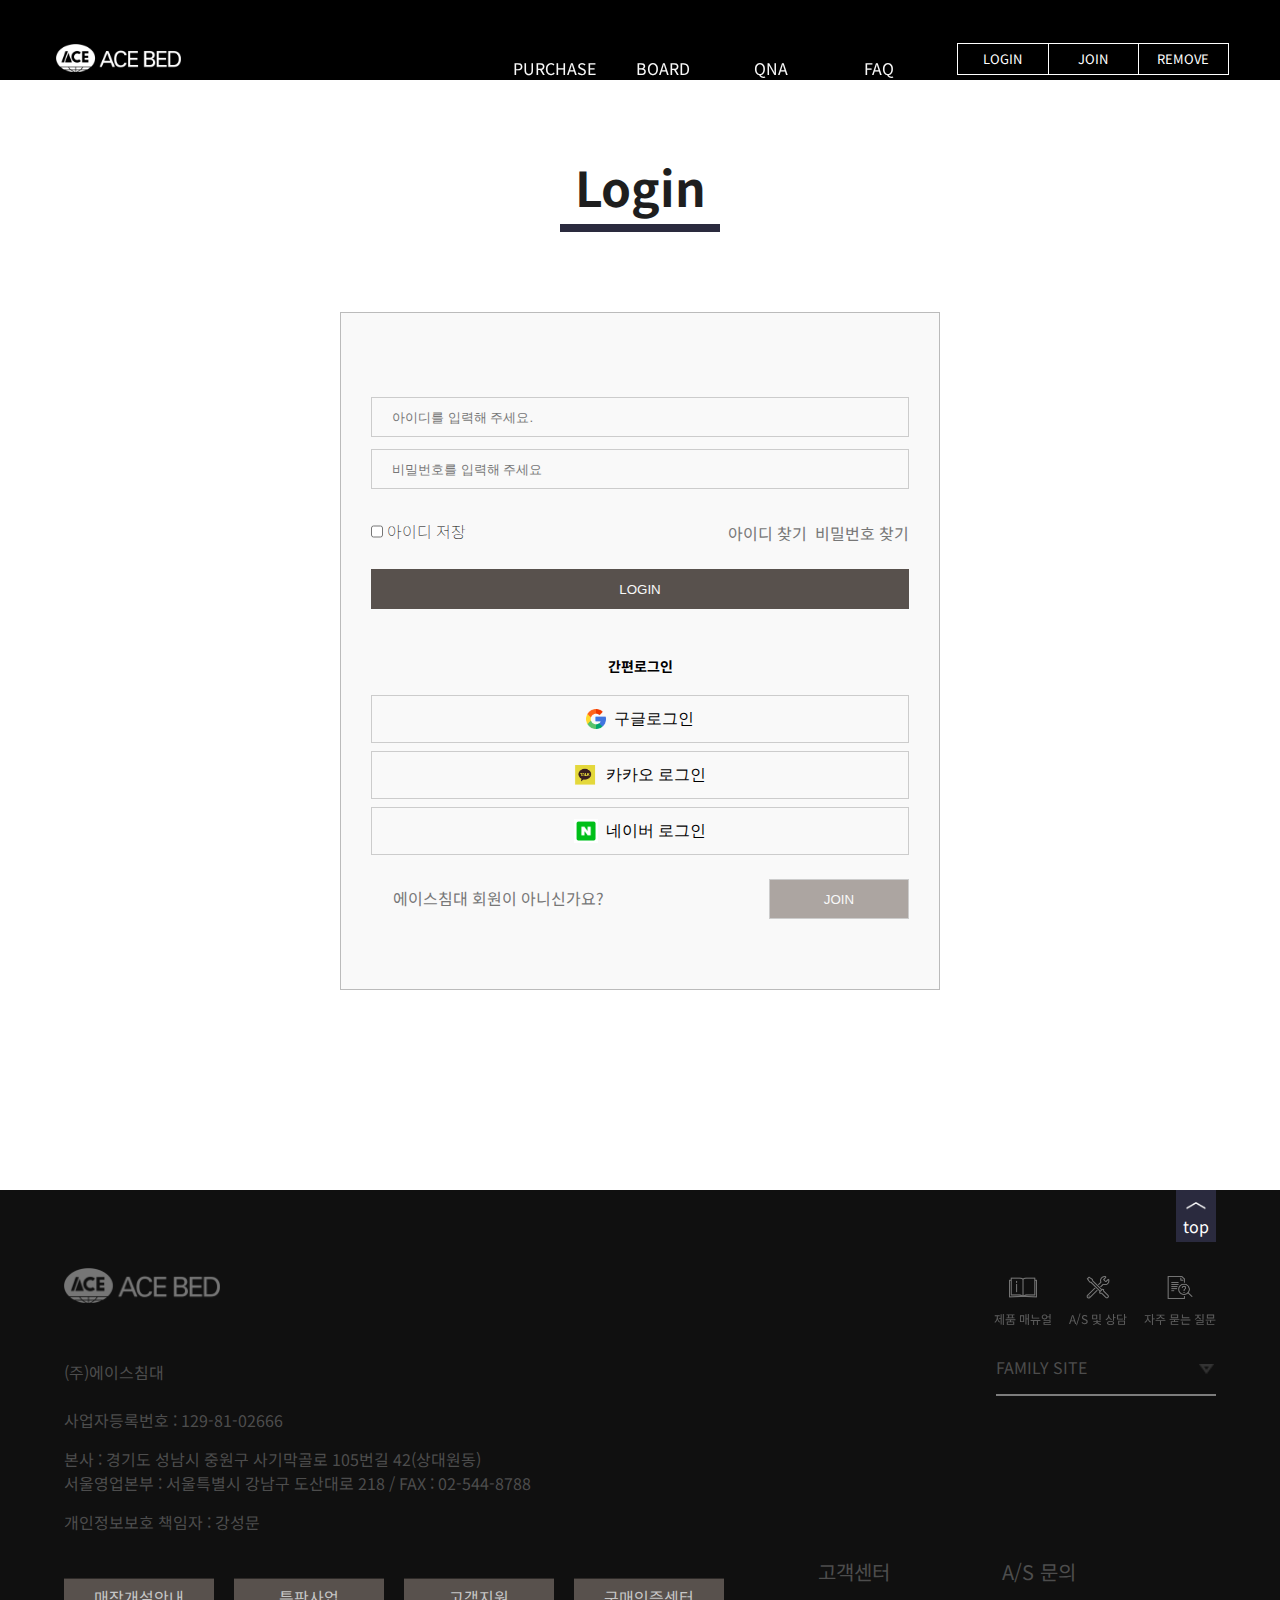
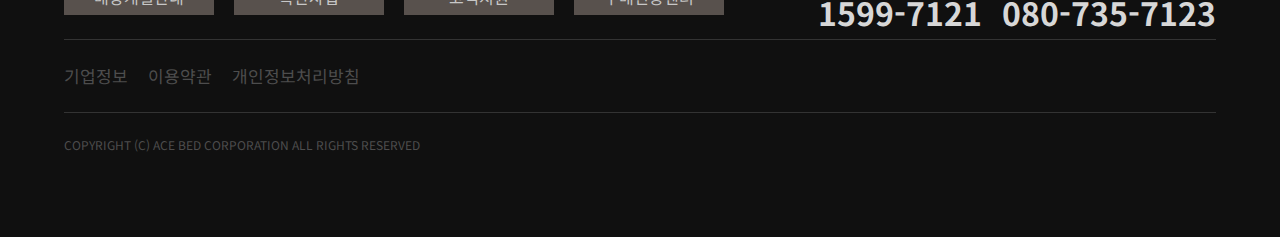
<file: login.html>
<!doctype html>
<html lang="ko">


<head>
  <meta charset="UTF-8">
  <meta name="viewport" content="width=device-width, initial-scale=1, maximum-scale=3.0">
  <title>kwang---</title>
  <link rel="stylesheet" href="font.css">
  <link rel="stylesheet" href="style.css">
  <link rel="stylesheet" href="membership.css">
  <!-- 헤더푸터 복붙-->
  <script src="hfscript.js"></script>
  <!-- 제이쿼리 -->
  <script src="https://code.jquery.com/jquery-3.6.0.min.js"></script>

</head>


<body>


  <div w3-include-html="header-02.html"></div>


  <div>
    <h2 class="title page-start">Login</h2>
  </div>


  <article class="login">
    <h5></h5>
    <input type="text" placeholder="아이디를 입력해 주세요.">
    <input type="text" placeholder="비밀번호를 입력해 주세요">
    <div>
      <label><input type="checkbox"> 아이디 저장</label>
      <ul>
        <a>아이디 찾기</a>
        <a>비밀번호 찾기</a>
      </ul>
    </div>
    <input class="butn-red" type="button" value="LOGIN">
    <span></span>
    <h5 class="text_cen">간편로그인</h5>
    <button><img src="image/login-icon_google.png">
      <p>구글로그인</p>
    </button>
    <button><img
        src="image/login-icon_kakako.png">
      <p>카카오 로그인</p>
    </button>
    <button><img src="image/login-icon_naver.png">
      <p>네이버 로그인</p>
    </button>

    <div class="dis_flex jus_sb">
      <p>에이스침대 회원이 아니신가요?</p>
      <a href="join.html"><input class="dis_blk butn-grey" type="button" value="JOIN"></a>
    </div>

  </article>


  <div w3-include-html="footer.html"></div>


  <script>
    includeHTML();
  </script>

</body>


</html>
</file>
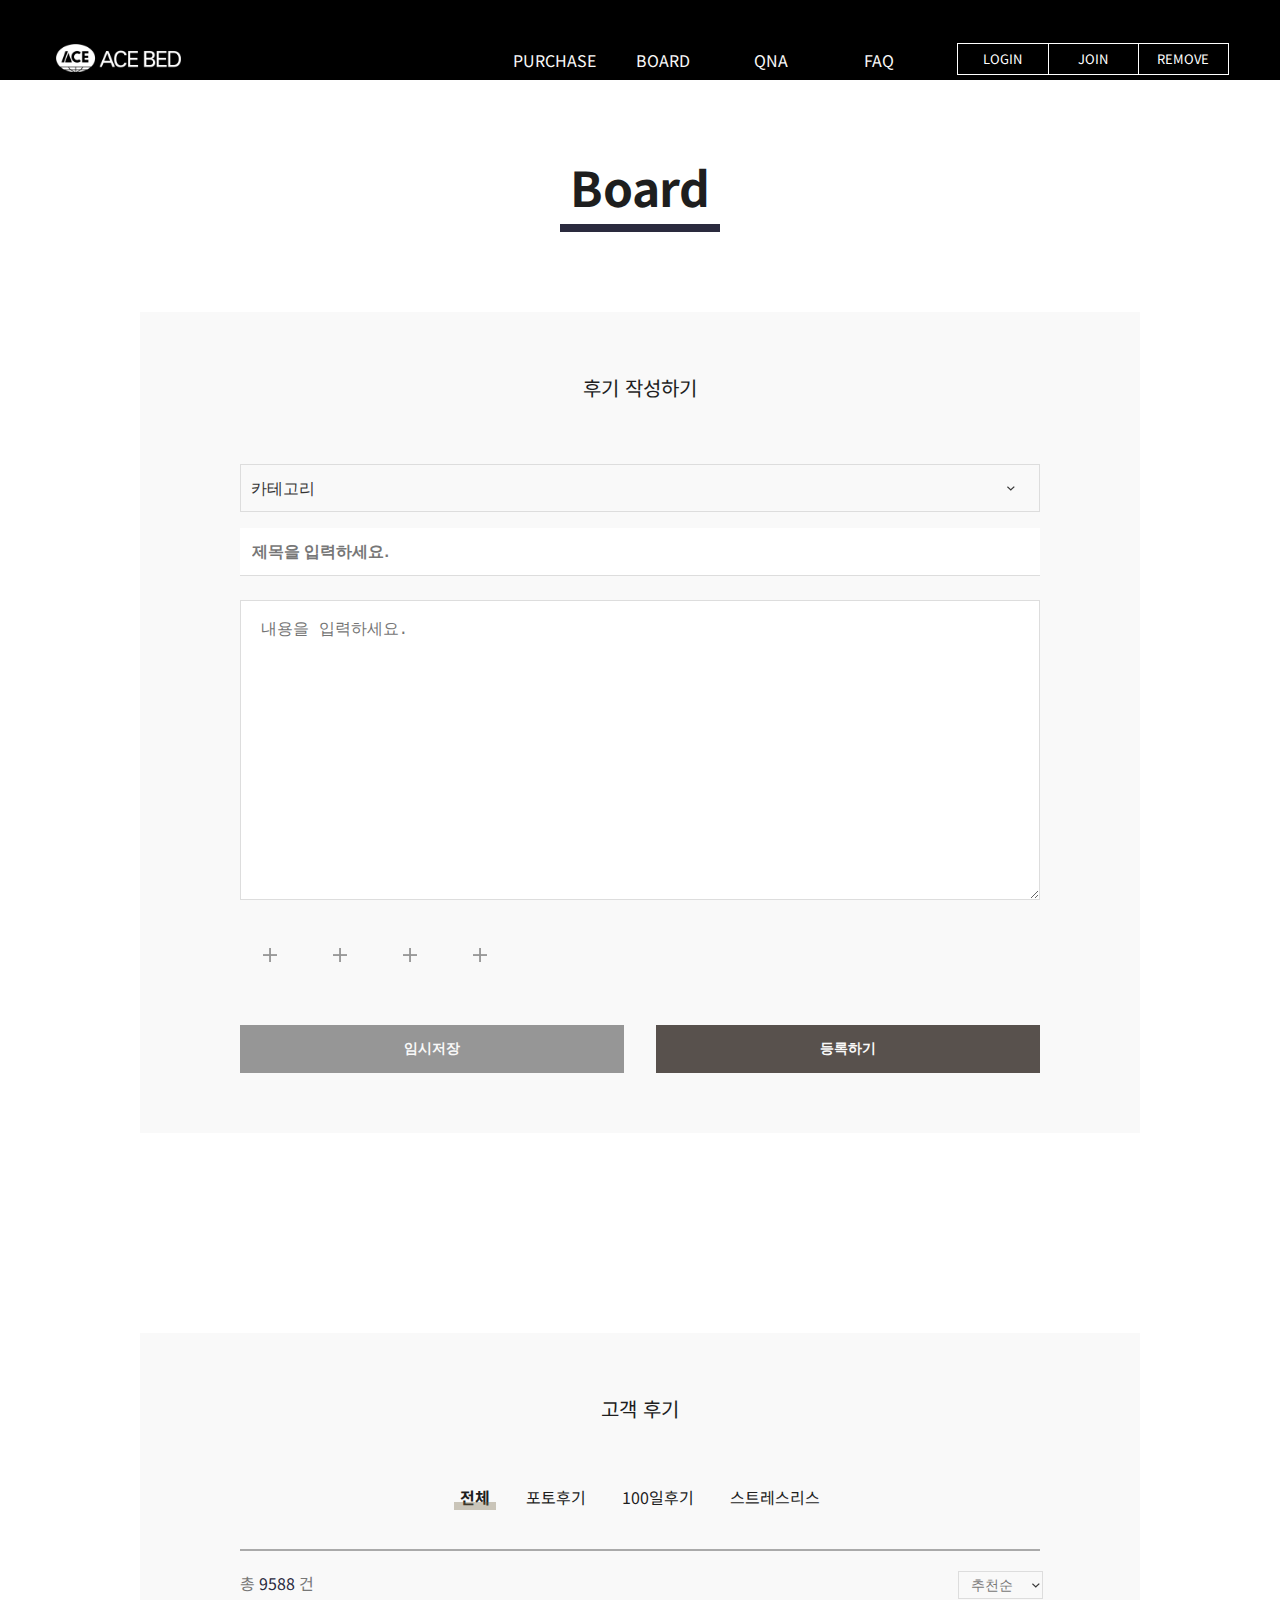
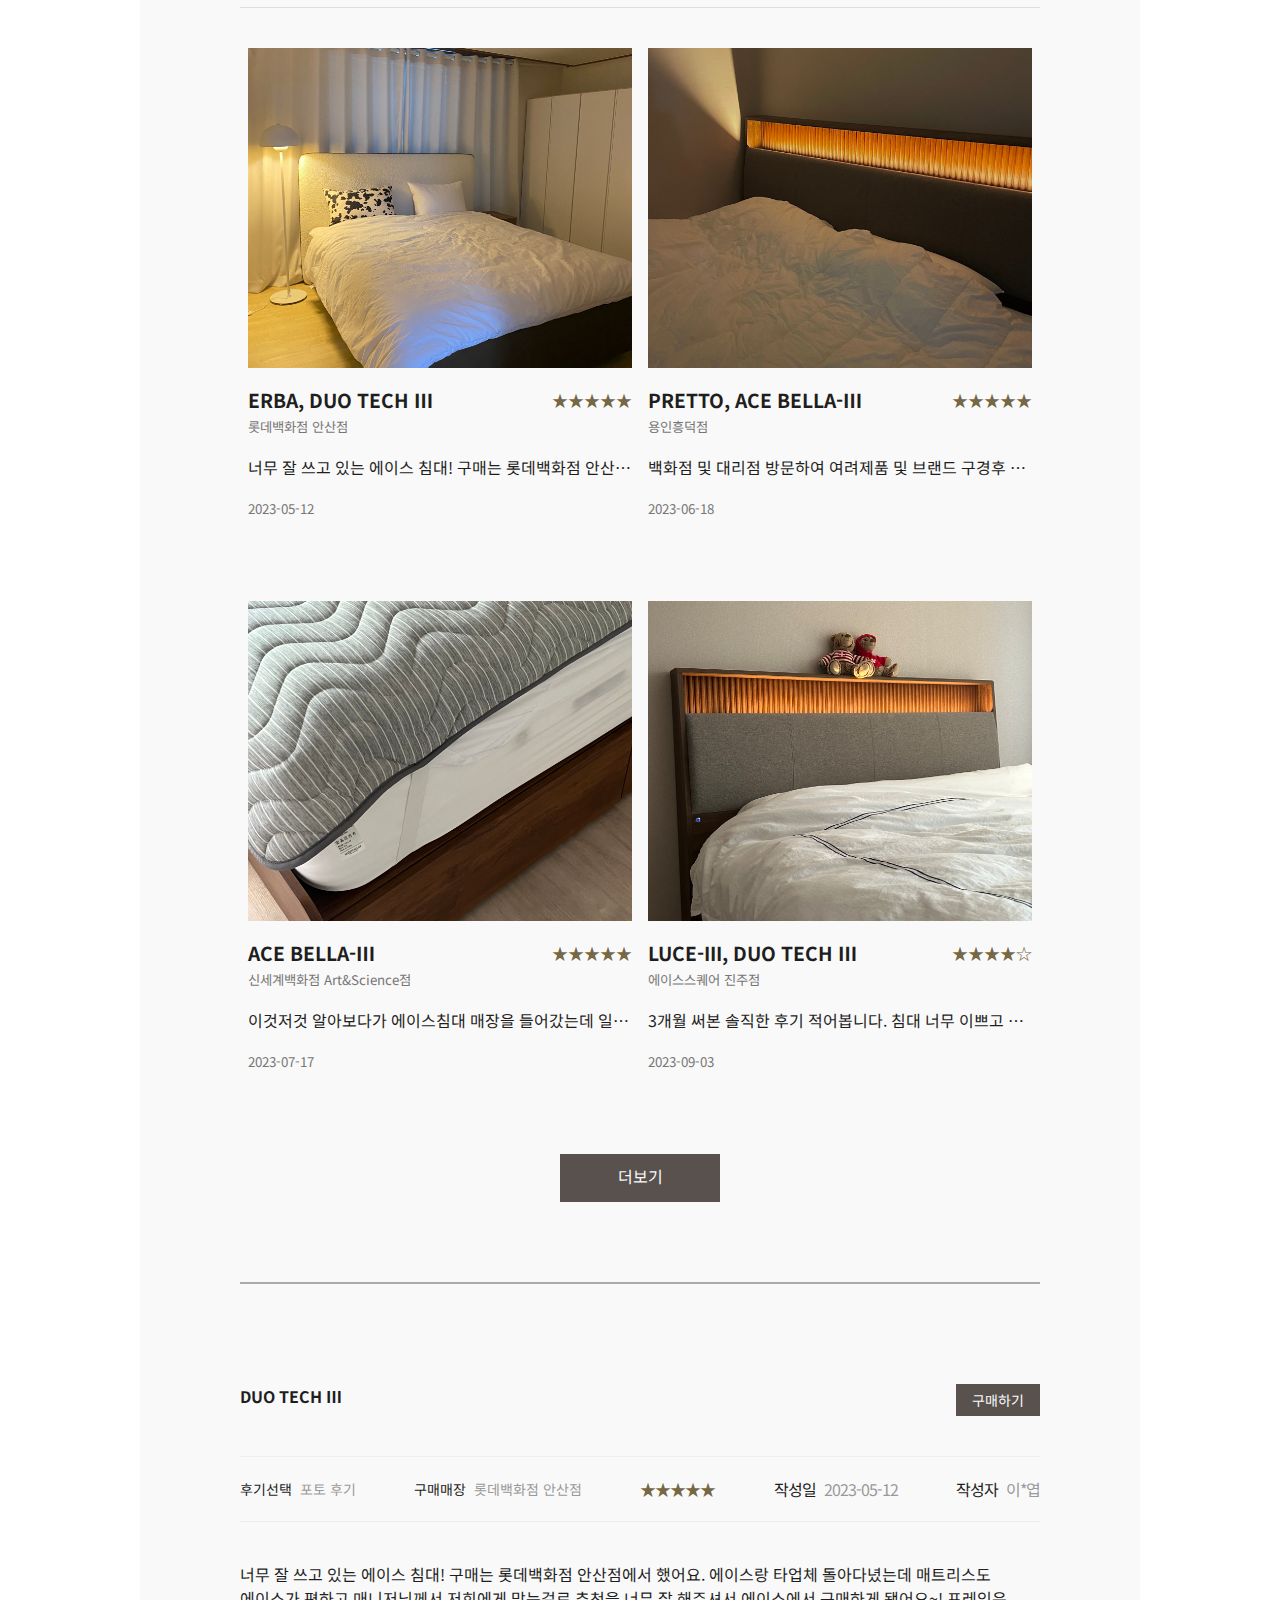
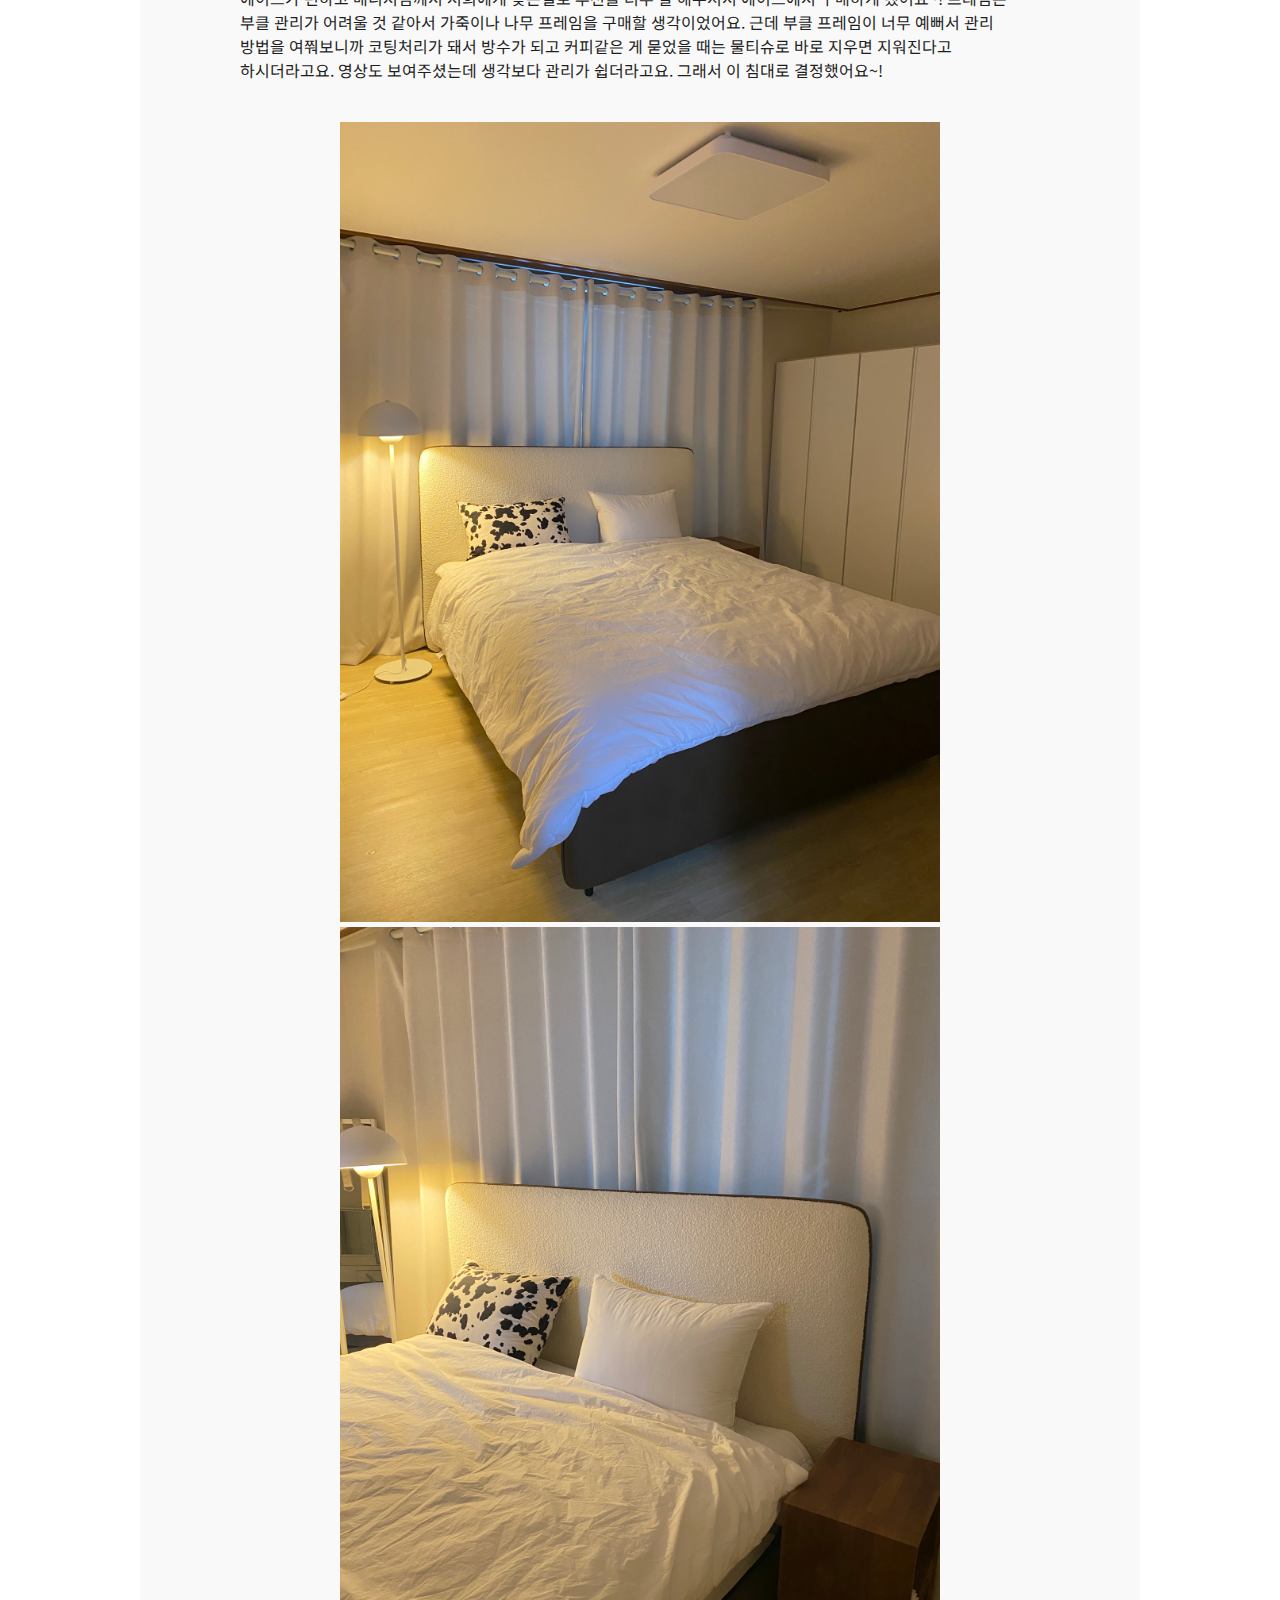
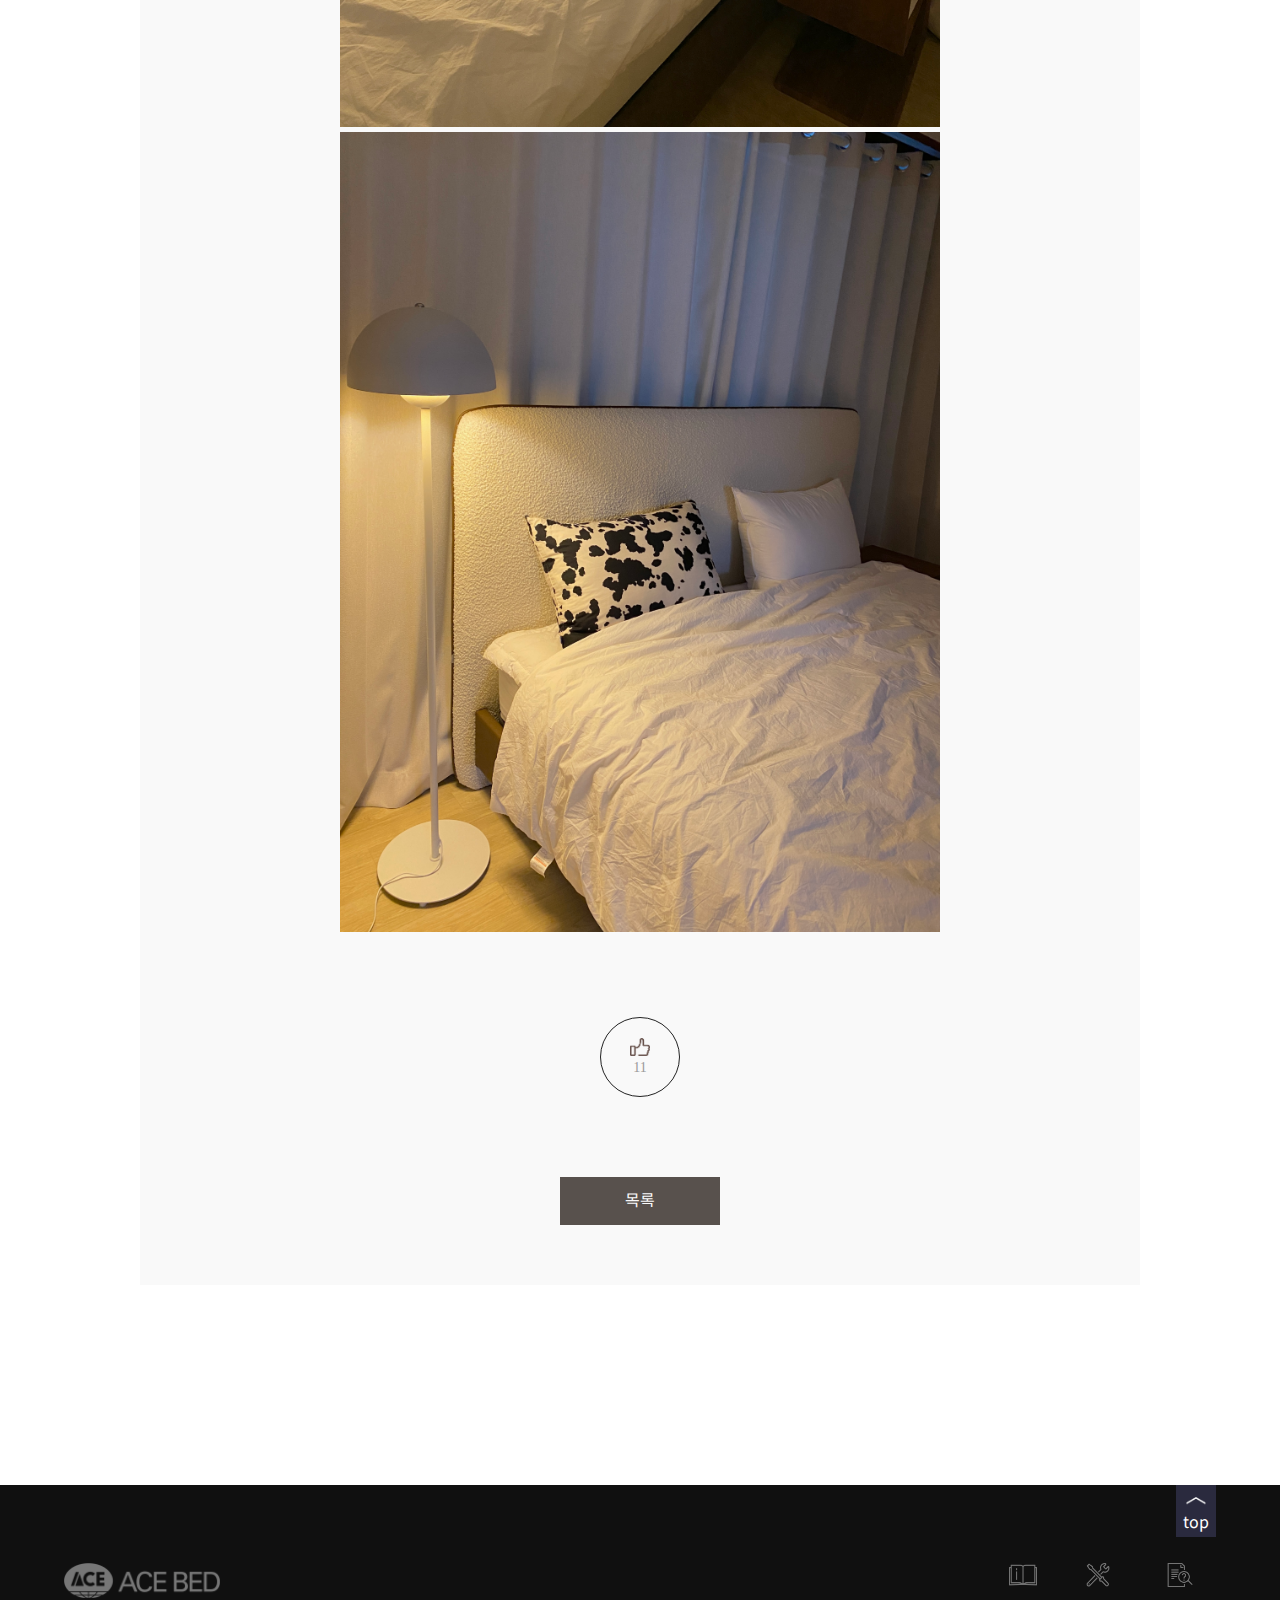
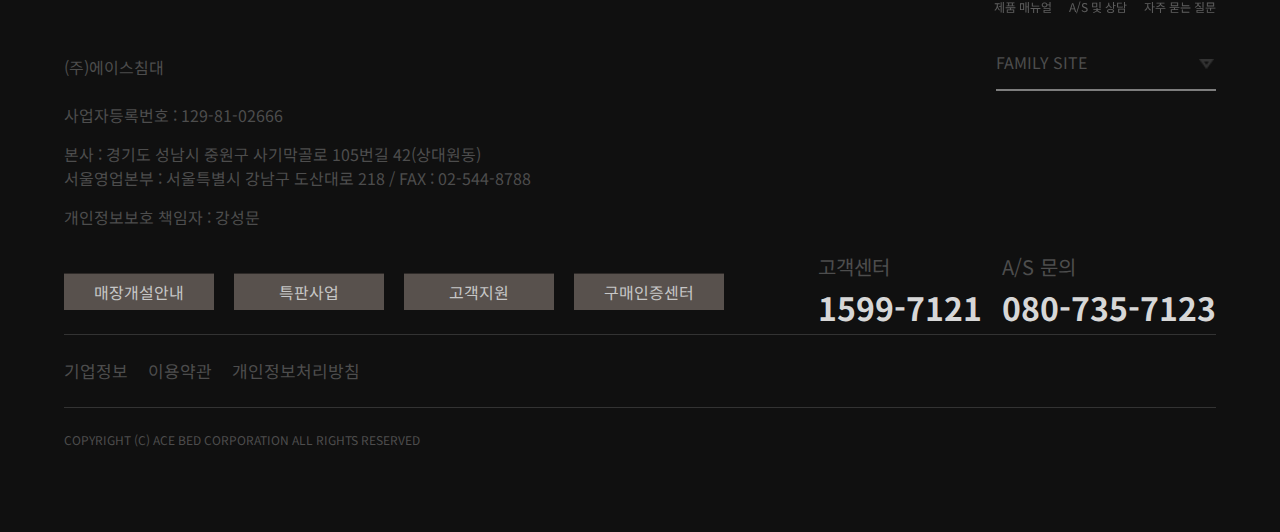
<file: posting.html>
<!doctype html>
<html lang="ko">


<head>
	<meta charset="UTF-8">
	<meta name="viewport" content="width=device-width, initial-scale=1, maximum-scale=3.0">
	<title>kwang---</title>
	<link rel="stylesheet" href="font.css">
    <link rel="stylesheet" href="style.css">
	<link rel="stylesheet" href="board.css">
	<!-- 헤더푸터 복붙-->
	<script src="hfscript.js"></script>
	<!-- 제이쿼리 -->
	<script src="https://code.jquery.com/jquery-3.6.0.min.js"></script>
</head>


<body>

	
	<div w3-include-html="header-02.html"></div>


	<div>
		<h2 class="title page-start">Board</h2>
	</div>


	<article class="brand-write">
		<h4>후기 작성하기</h4>
		<select>
			<option value="">카테고리</option>
			<option value="">침대 리뷰</option>
			<option value="">가구 리뷰</option>
			<option value="">기타 리뷰</option>
		</select>
		<input type="text" placeholder="제목을 입력하세요.">
		<textarea name="" placeholder="내용을 입력하세요."></textarea>
		<div>
			<input type="file" id="file">
			<label for="file"><img
					src="image/icon-plus.png"></label>
			<input type="file" id="file">
			<label for="file"><img
					src="image/icon-plus.png"></label>
			<input type="file" id="file">
			<label for="file"><img
					src="image/icon-plus.png"></label>
			<input type="file" id="file">
			<label for="file"><img
					src="image/icon-plus.png"></label>
		</div>
		<div>
			<button class="butn-grey">임시저장</button>
			<button class="butn-red">등록하기</button>
		</div>
	</article>


	<article class="posts">

		<h4>고객 후기</h4>

		<div class="onlypc">
			<ul class="dis_flex jus_sb">
				<li class="tab_on">전체</li>
				<li>포토후기</li>
				<li>100일후기</li>
				<li>스트레스리스</li>
			</ul>
		</div>

		<div class="posts-main">
			<div class="dis_flex jus_sb">
				<p>총 <span>9588</span> 건</p>
				<div>
					<select>
						<option value="">추천순</option>
						<option value="">최근순</option>
						<option value="">조회수순</option>
					</select>
				</div>
			</div>
			<div class="dis_flex">

				<section>
					<div><img src="image/posting_1.jpg"></div>
					<div>
						<div class="dis_flex jus_sb">
							<p><b>ERBA, DUO TECH Ⅲ</b></p>
							<span class="starpoint">★★★★★</span>
						</div>
						<small>롯데백화점 안산점</small>
						<p>너무 잘 쓰고 있는 에이스 침대!
							구매는 롯데백화점 안산점에서 했어요. 에이스랑 타업체 돌아다녔는데 매트리스도 에이스가 편하고 매니저님께서 저희에게 맞는걸로 추천을 너무 잘 해주셔서 에이스에서
							구매하게 됐어요~!</p>
						<small>2023-05-12</small>
					</div>
				</section>

				<section>
					<div><img src="image/posting_2.jpg"></div>
					<div>
						<div class="dis_flex jus_sb">
							<p><b>PRETTO, ACE BELLA-Ⅲ</b></p>
							<span class="starpoint">★★★★★</span>
						</div>
						<small>용인흥덕점</small>
						<p>백화점 및 대리점 방문하여 여려제품 및 브랜드 구경후 한번쓰면 오래쓸것같아서 에이스침대결정 집근처 용인흥덕</p>
						<small>2023-06-18</small>
					</div>
				</section>

				<section>
					<div><img src="image/posting_3.jpg"></div>
					<div>
						<div class="dis_flex jus_sb">
							<p><b>ACE BELLA-Ⅲ</b></p>
							<span class="starpoint">★★★★★</span>
						</div>
						<small>신세계백화점 Art&Science점</small>
						<p>이것저것 알아보다가 에이스침대 매장을 들어갔는데 일단 직원분이 너무 친절하게 설명해주시고 안내해주셔서 기분</p>
						<small>2023-07-17</small>
					</div>
				</section>

				<section>
					<div><img src="image/posting_4.jpg"></div>
					<div>
						<div class="dis_flex jus_sb">
							<p><b>LUCE-III, DUO TECH Ⅲ</b></p>
							<span class="starpoint">★★★★☆</span>
						</div>
						<small>에이스스퀘어 진주점</small>
						<p>3개월 써본 솔직한 후기 적어봅니다. 침대 너무 이쁘고 조명 켜지는 것도 느낌있고 좋아요. 외관 디자인은 100점 만</p>
						<small>2023-09-03</small>
					</div>
				</section>

			</div>
			<a class="butn-red dis_blk text_cen">더보기</a>
		</div>

		<div class="posts-comments">
			<p class="dis_flex jus_sb">DUO TECH Ⅲ <span class="butn-red"><a>구매하기</a></span></p>
			<div>
				<ul class="dis_flex jus_sb">
					<li>후기선택<span>포토 후기</span></li>
					<li>구매매장<span>롯데백화점 안산점</span></li>
					<li class="dis_flex jus_sb">
						<p class="starpoint">★★★★★</p>
						<p>작성일<span>2023-05-12 </span></p>
						<p>작성자<span>이*엽</span></p>
					</li>
				</ul>
				<p>너무 잘 쓰고 있는 에이스 침대!
					구매는 롯데백화점 안산점에서 했어요. 에이스랑 타업체 돌아다녔는데 매트리스도 에이스가 편하고 매니저님께서 저희에게 맞는걸로 추천을 너무 잘 해주셔서 에이스에서 구매하게 됐어요~!
					프레임은 부클 관리가 어려울 것 같아서 가죽이나 나무 프레임을 구매할 생각이었어요. 근데 부클 프레임이 너무 예뻐서
					관리 방법을 여쭤보니까 코팅처리가 돼서 방수가 되고 커피같은 게 묻었을 때는 물티슈로 바로 지우면 지워진다고 하시더라고요.
					영상도 보여주셨는데 생각보다 관리가 쉽더라고요. 그래서 이 침대로 결정했어요~!</p>
				<div>
					<img src="image/posting_1.jpg">
					<img src="image/posting_re2.jpg">
					<img src="image/posting_re3.jpg">
				</div>
			</div>

			<div class="text_cen">
				<button class="graybutton text_cen"><img src="image/posting-icon-like.png"><span class="dis_blk">11</span></button>
			</div>
			<a class="butn-red dis_blk text_cen">목록</a>
		</div>

	</article>


	<div w3-include-html="footer.html"></div>

    
    <script>
        includeHTML();
    </script>

</body>


</html>
</file>
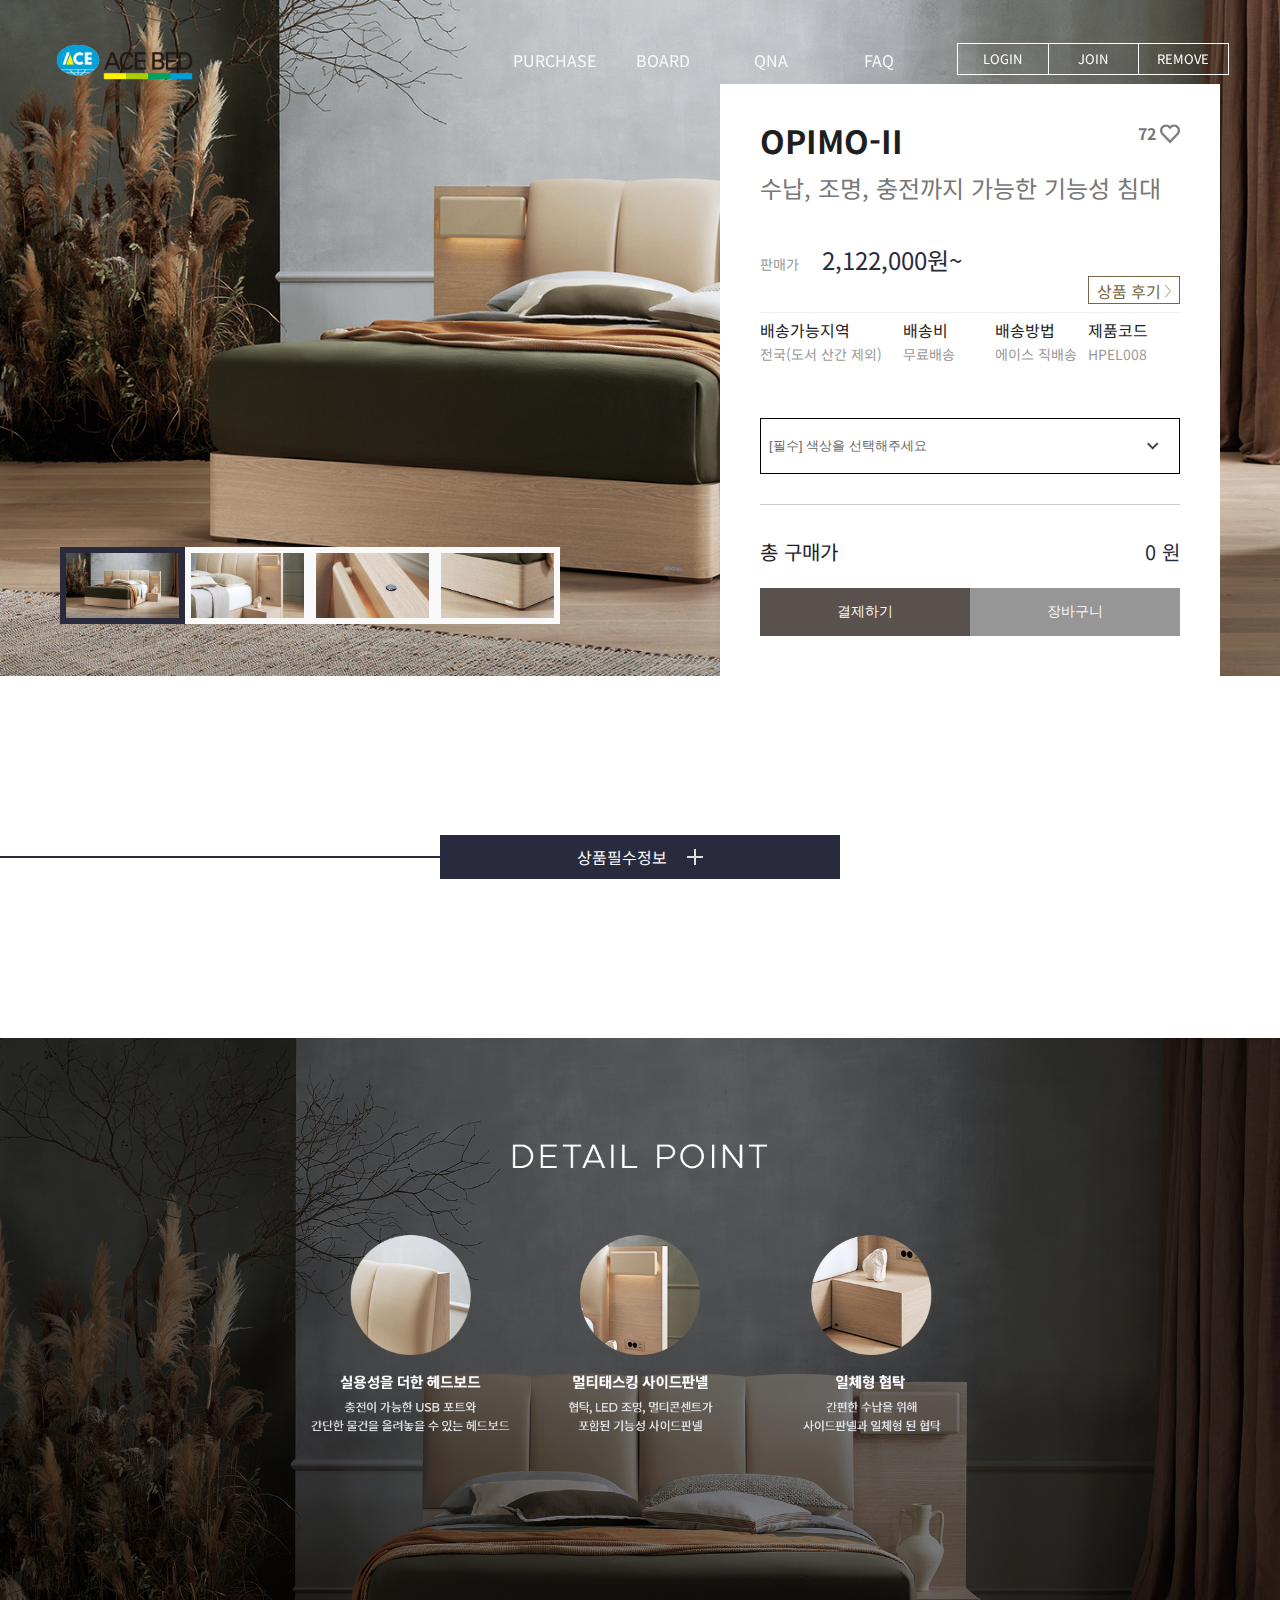
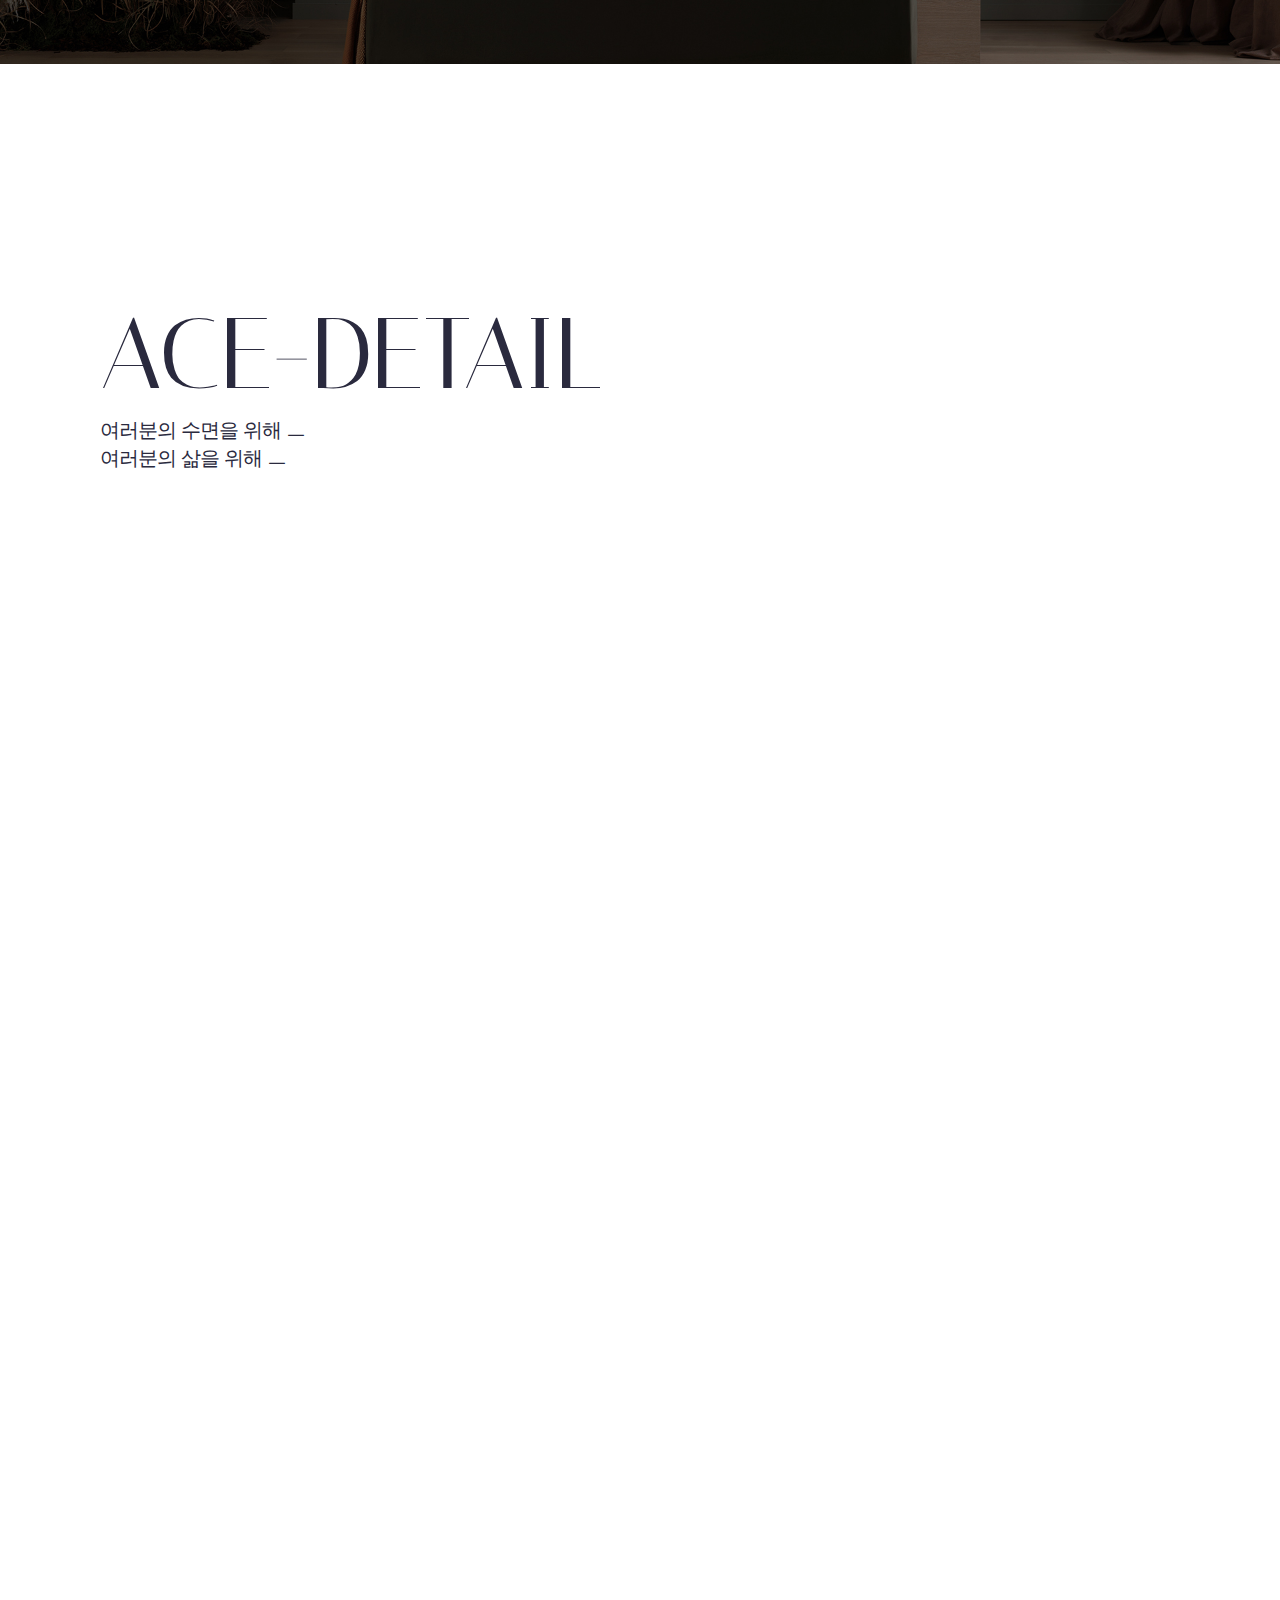
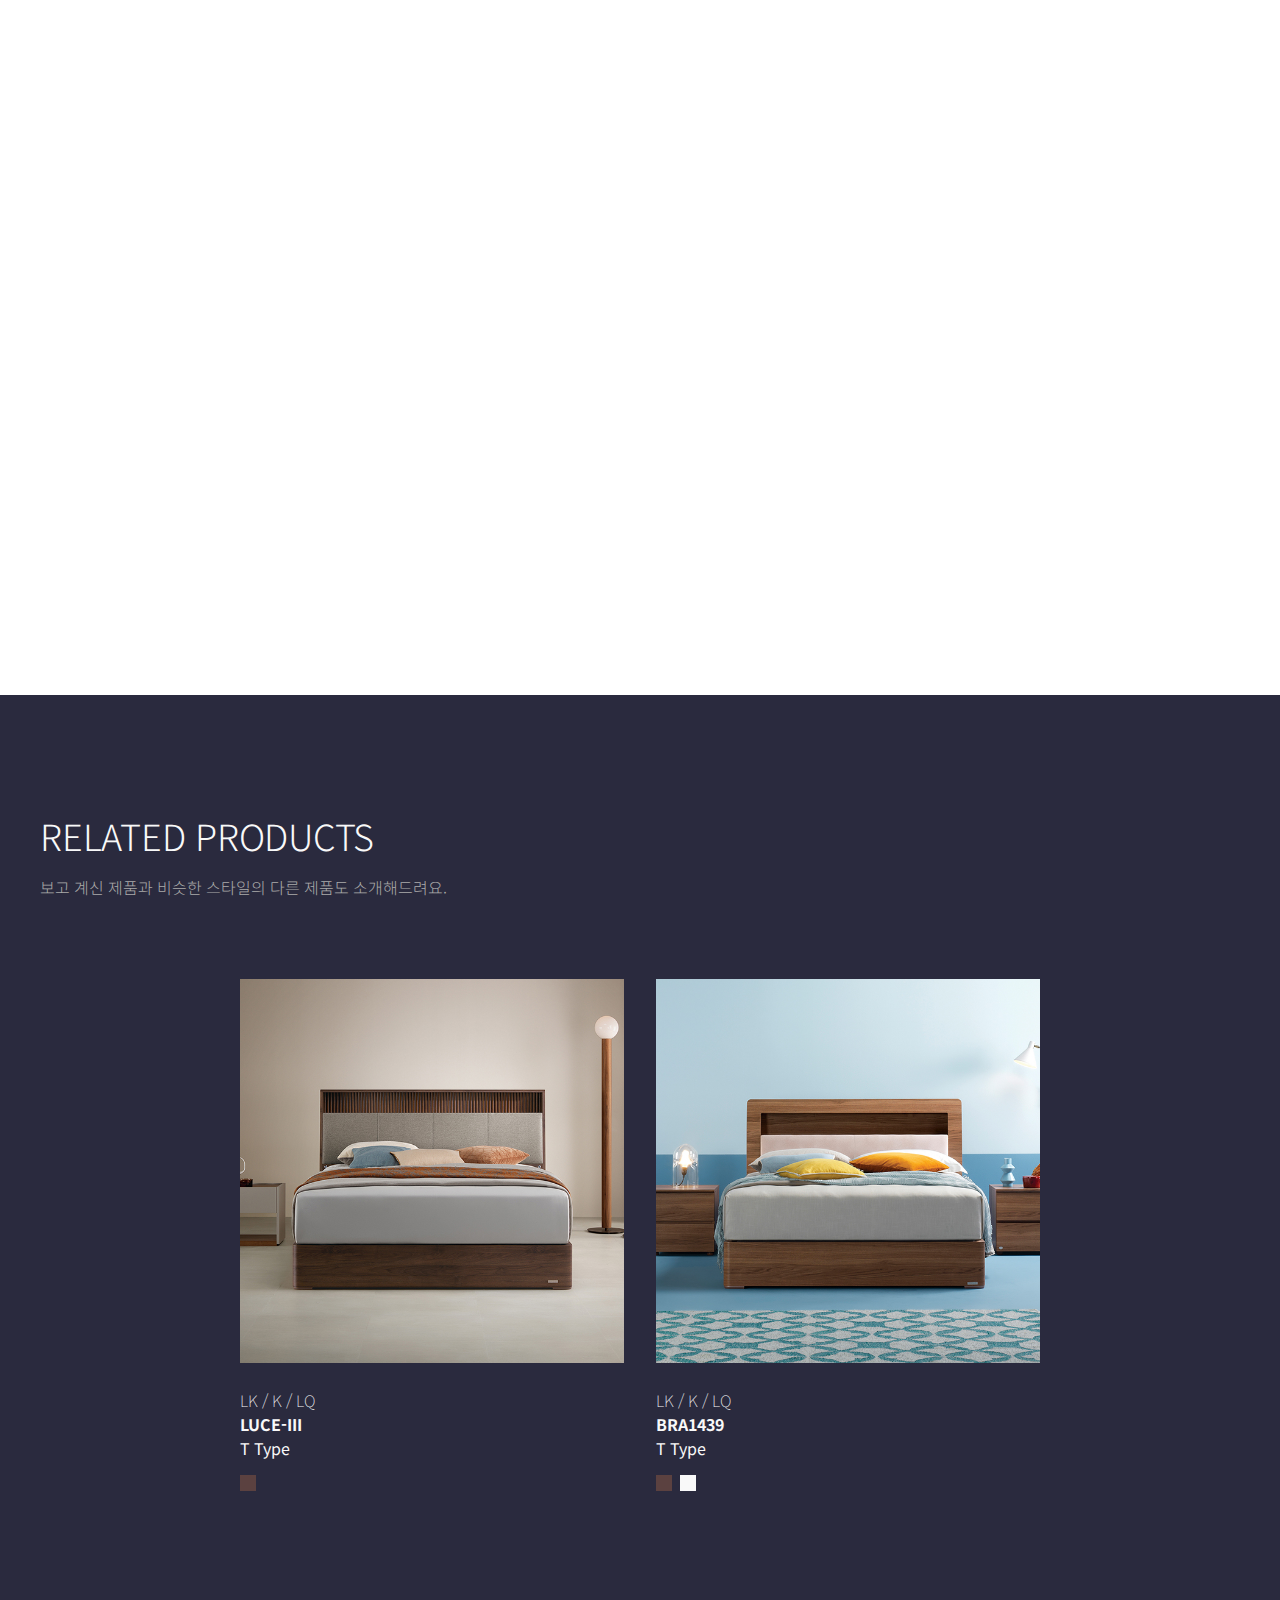
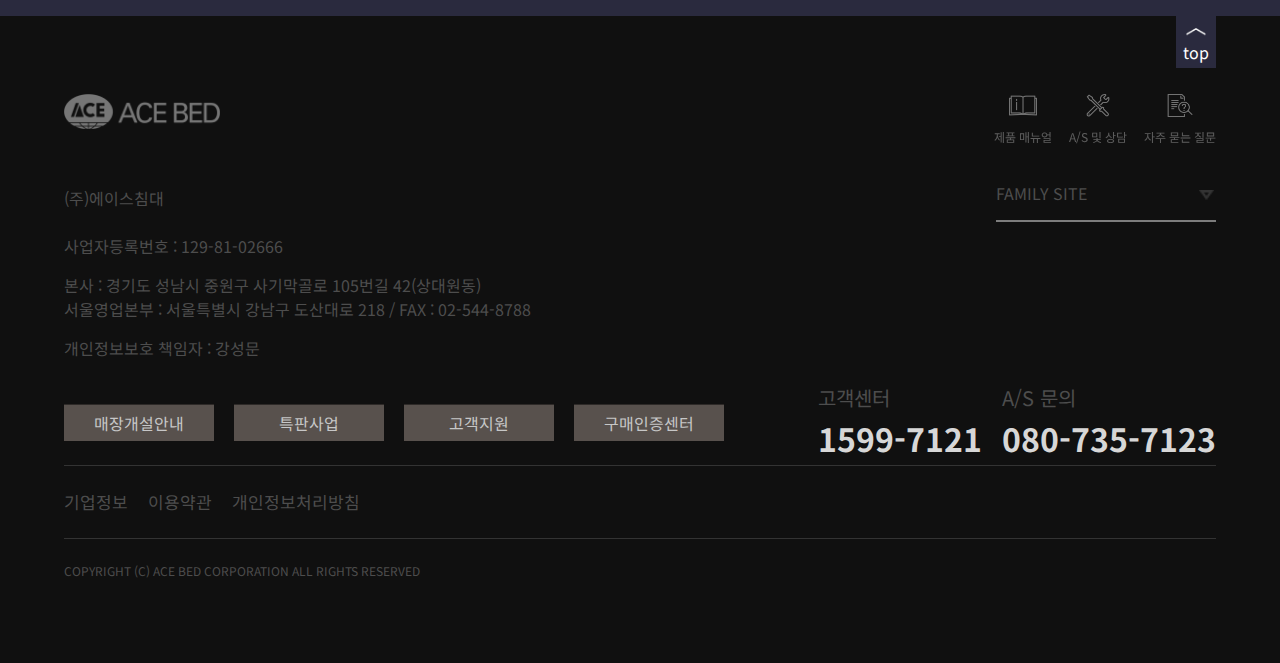
<file: purchase.html>
<!doctype html>
<html lang="ko">


<head>
    <meta charset="UTF-8">
    <meta name="viewport" content="width=device-width, initial-scale=1, maximum-scale=3.0">
    <title>kwaaang jin@@</title>
    <link rel="stylesheet" href="font.css">
    <link rel="stylesheet" href="style.css">
    <link rel="stylesheet" href="purchase.css">
    <!-- 헤더푸터 복붙-->
    <script src="hfscript.js"></script>
    <!-- aos -->
    <link rel="stylesheet" href="https://unpkg.com/aos@2.3.1/dist/aos.css">
    <script src="https://unpkg.com/aos@2.3.1/dist/aos.js"></script>
    <!-- 제이쿼리 -->
    <script src="https://code.jquery.com/jquery-3.6.4.min.js"></script>

</head>


<body>


    <div w3-include-html="header.html"></div>


    <article class="con-1 page-start">

        <div>
            <div>

                <div class="con-1-img" id="imageContainer">
                    <div>
                        <div class="view_box dis_flex">
                            <img src="image/purchase_detail6.jpg">
                        </div>
                    </div>

                    <div class="con-1-img-list dis_flex">
                        <div class="list_on"><img src="image/purchase_detail6.jpg">
                        </div>
                        <div><img src="image/purchase_detail2.jpg"></div>
                        <div><img src="image/purchase_detail4.jpg"></div>
                        <div><img src="image/purchase_detail5.jpg"></div>
                    </div>

                </div>

                <div class="con-1-text">

                    <div>
                        <h4>OPIMO-II</h4>
                        <div>
                            <h5>72</h5>
                            <img src="image/perchase-icon_love_line.png">
                        </div>
                    </div>

                    <h4>수납, 조명, 충전까지 가능한 기능성 침대</h4>

                    <div>
                        <h4><span>판매가</span> 2,122,000원~</h4>
                        <a href="posting.html">상품 후기<span><img src="image/icon-arrow-bigt.png"></span></a>
                    </div>

                    <div class="dis_flex jus_sb">
                        <p>배송가능지역 <span>전국(도서 산간 제외)</span></p>
                        <p>배송비 <span>무료배송</span></p>
                        <p>배송방법 <span>에이스 직배송</span></p>
                        <p>
                            제품코드 <span>HPEL008</span></p>
                    </div>

                    <select>
                        <option>[필수] 색상을 선택해주세요</option>
                        <option><span class="color_box_denber"></span>덴버오크</option>
                    </select>

                    <div>
                        <h4>총 구매가</h4>
                        <h4>0 원</h4>
                    </div>

                    <div class="dis_flex jus_sb">
                        <button class="butn-red">결제하기</button>
                        <button class="butn-grey">장바구니</button>
                    </div>

                </div>

            </div>

        </div>


        <div class="con_info inner">

            <p class="dis_flex jus_cen info_tab" id="info_tab">상품필수정보<span class="dis_flex"><img
                        src="image/icon-plus.png" id="info_icon"></span></p>

            <div>
                <div>

                    <div class="con_info_frame jus_sb">
                        <div class="tit">
                            <span class="dis_blk">사이즈</span>
                            <img src="image/perchase-icon-frame-size.png">
                        </div>
                        <div class="dis_flex jus_sb">
                            <ul>
                                <li class="tab_on">
                                    <div><a>LK</a></div>
                                </li>
                                <li>
                                    <div><a>K</a></div>
                                </li>
                                <li>
                                    <div><a>LQ</a></div>
                                </li>
                            </ul>

                            <div class="size_div">
                                <div class="list_div">
                                    <div class="list">
                                        <div><b>너비</b></div>
                                        <div>1,554mm</div>
                                    </div>
                                    <div class="list">
                                        <div><b>길이</b></div>
                                        <div>2,211mm</div>
                                    </div>
                                    <div class="list">
                                        <div><b>높이</b></div>
                                        <div>1,134mm</div>
                                    </div>
                                </div>
                            </div>
                        </div>
                    </div>

                    <div class="con_info_frame  dis_flex jus_sb">
                        <div class="tit">
                            <span class="dis_blk">용도</span>
                            <img src="image/perchase-icon-use.png">
                        </div>
                        <div>
                            <div class="size_div">
                                <div class="list_div">
                                    <div class="list">
                                        <div>2인 침대</div>
                                    </div>
                                    <div class="list">
                                        <div>신혼침대</div>
                                    </div>
                                </div>
                            </div>
                        </div>
                    </div>

                    <div class="con_info_frame dis_flex jus_sb">
                        <div class="tit">
                            <span class="dis_blk">소재</span>
                            <img src="image/perchase-icon-material.png">
                        </div>
                        <div>
                            <div class="size_div">
                                <div class="list_div">
                                    <div class="list">
                                        <div>멀티소재</div>
                                    </div>
                                </div>
                            </div>
                        </div>
                    </div>

                    <div class="con_info_frame dis_flex jus_sb">
                        <div class="tit">
                            <span class="dis_blk">컨셉/타입</span>
                            <img src="image/perchase-icon-type.png">
                        </div>
                        <div>
                            <div class="size_div">
                                <div class="list_div">
                                    <div class="list">
                                        <div><b>컨셉</b></div>
                                        <div>모던</div>
                                    </div>
                                    <div class="list">
                                        <div><b>타입</b></div>
                                        <div>T Type</div>
                                    </div>
                                </div>
                            </div>
                        </div>
                    </div>

                    <div class="con_info_frame dis_flex jus_sb">
                        <div class="tit">
                            <span class="dis_blk">판매처</span>
                            <img src="image/perchase-icon-store.png">
                        </div>
                        <div>
                            <div class="size_div">
                                <div class="list_div">
                                    <div class="list">
                                        <div>백화점 / 대리점 / 온라인</div>
                                    </div>
                                </div>
                            </div>
                        </div>
                    </div>

                    <div class="con_info_frame dis_flex jus_sb">
                        <div class="tit">
                            <span class="dis_blk">컬러</span>
                            <img src="image/perchase-icon-color.png">
                        </div>
                        <div>
                            <div class="size_div">
                                <div class="list_div">
                                    <div class="list">
                                        <div><span class="color_box_denber"></span>덴버오크</div>
                                    </div>
                                </div>
                            </div>
                        </div>
                    </div>

                </div>
            </div>

        </div>

    </article>

    <script>
        $(document).ready(function () {
            // Function to change the main image in the view_box
            function changeImage(src) {
                $(".dis_flex").attr("src", src);
            }

            // Event handler for thumbnail clicks
            $(".con-1-img-list div").click(function () {
                // Remove the 'list_on' class from all thumbnails
                $(".con-1-img-list div").removeClass("list_on");

                // Add the 'list_on' class to the clicked thumbnail
                $(this).addClass("list_on");

                // Get the source of the clicked thumbnail
                var newImageSrc = $(this).find("img").attr("src");

                // Change the main image in the view_box
                changeImage(newImageSrc);
            });

            // Event handler for navigation buttons
            $(".left_but, .right_but").click(function () {
                // Implement your logic to change the main image accordingly
                // For example, you can call the changeImage function with the new image source
            });
        });
    </script>


    <script>
        // Add a click event listener to the element with the ID "info_tab"
        document.getElementById('info_tab').addEventListener('click', function () {
            // Select elements with the class ".con-1 .con_info>div"
            var elementsToToggle = document.querySelectorAll('.con-1 .con_info>div');

            // Toggle the rotation of the image
            var infoIcon = document.getElementById('info_icon');
            infoIcon.style.transform = (infoIcon.style.transform === 'rotate(0deg)' || infoIcon.style.transform === '') ? 'rotate(45deg)' : 'rotate(0deg)';

            // Loop through the selected elements
            elementsToToggle.forEach(function (element) {
                // Toggle the "display" property between "none" and "block"
                element.style.display = (element.style.display === 'none' || element.style.display === '') ? 'block' : 'none';
            });
        });
    </script>


    <article class="con-2">

        <div class="con-2-detail dis_flex">
            <img class="onlymo" src="image/purchase_detail1_mo.jpg">
            <img class="onlypc" src="image/purchase_detail1_pc.jpg">
        </div>

        <div class="con-2-detail-imgbox dis_flex">
            <div>
                <h1 class="font-Dancing text_upp onlypc">ace-detail<p>여러분의 수면을 위해 ㅡ<br>여러분의 삶을 위해 ㅡ</p>
                </h1>
                <img data-aos="fade-down" data-aos-duration="1500" src="image/purchase_detail2.jpg">
            </div>
            <div class="dis_flex" data-aos="fade-right" data-aos-duration="1500">
                <img src="image/purchase_detail3.jpg">
            </div>
            <div data-aos="fade-left" data-aos-duration="1500">
                <div class="dis_flex">
                    <img src="image/purchase_detail4.jpg">
                </div>
            </div>
            <div class="dis_flex" data-aos="fade-right" data-aos-duration="1500">
                <img src="image/purchase_detail5.jpg">
            </div>
            <div class="dis_flex" data-aos="fade-up" data-aos-duration="1500">
                <img src="image/purchase_detail6.jpg">
            </div>
        </div>

    </article>


    <article class="related">
        <div class="inner">

            <div class="title">
                <h2 class="text_upp">RELATED PRODUCTS</h2>
                <p class="onlypc">보고 계신 제품과 비슷한 스타일의 다른 제품도 소개해드려요.</p>
            </div>

            <div class="dis_flex jus_sb">

                <section>
                    <img src="image/purchase_bed2.jpg">
                    <div>
                        <p>LK / K / LQ</p>
                        <p><b>LUCE-III</b></p>
                        <p class="onlypc">T Type</p>
                        <div>
                            <span class="color_box_brown"></span>
                        </div>
                    </div>
                </section>

                <section>
                    <img src="image/purchase_bed3.jpg">
                    <div>
                        <p>LK / K / LQ</p>
                        <p><b>BRA1439</b></p>
                        <p class="onlypc">T Type</p>
                        <div>
                            <span class="color_box_brown"></span>
                            <span class="color_box_white "></span>
                        </div>
                    </div>
                </section>

            </div>

        </div>
    </article>


    <div w3-include-html="footer.html"></div>


    <script>
        includeHTML();
    </script>

    <script>
        AOS.init();
    </script>


</body>


</html>
</file>
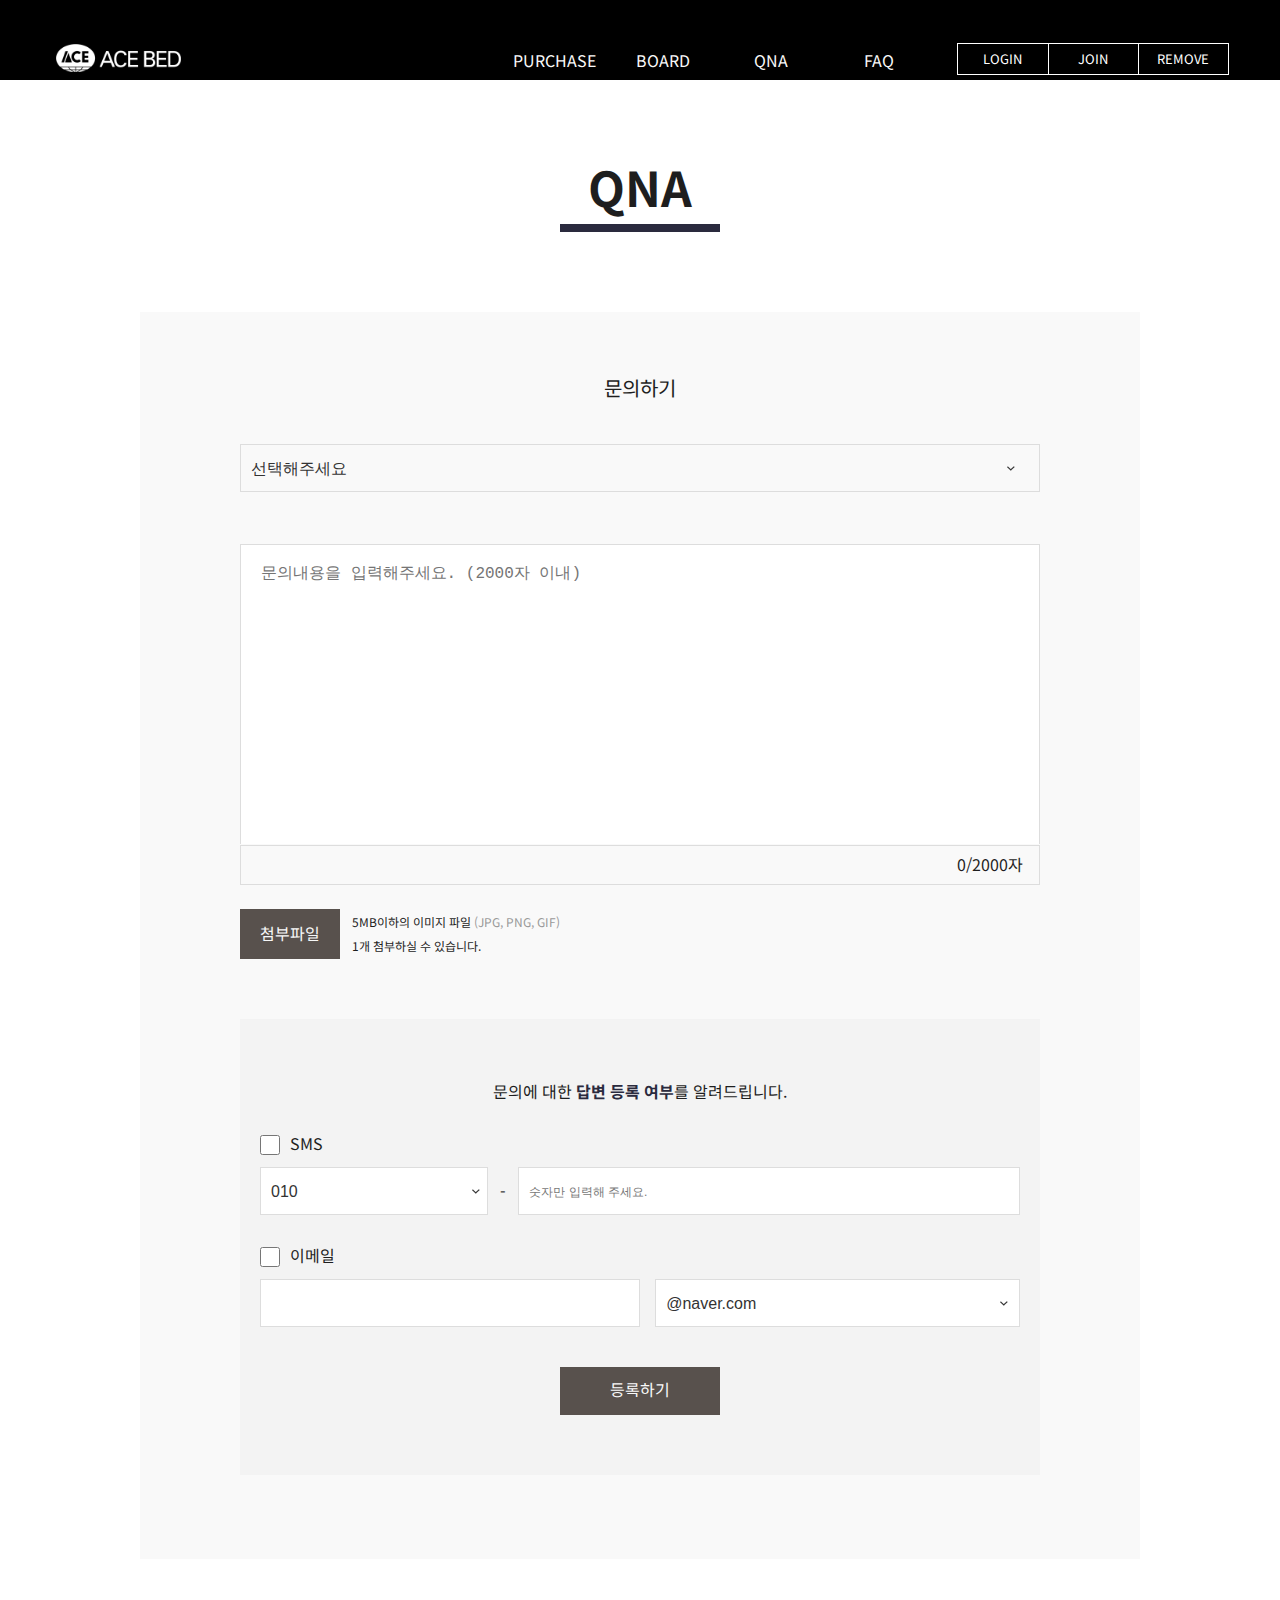
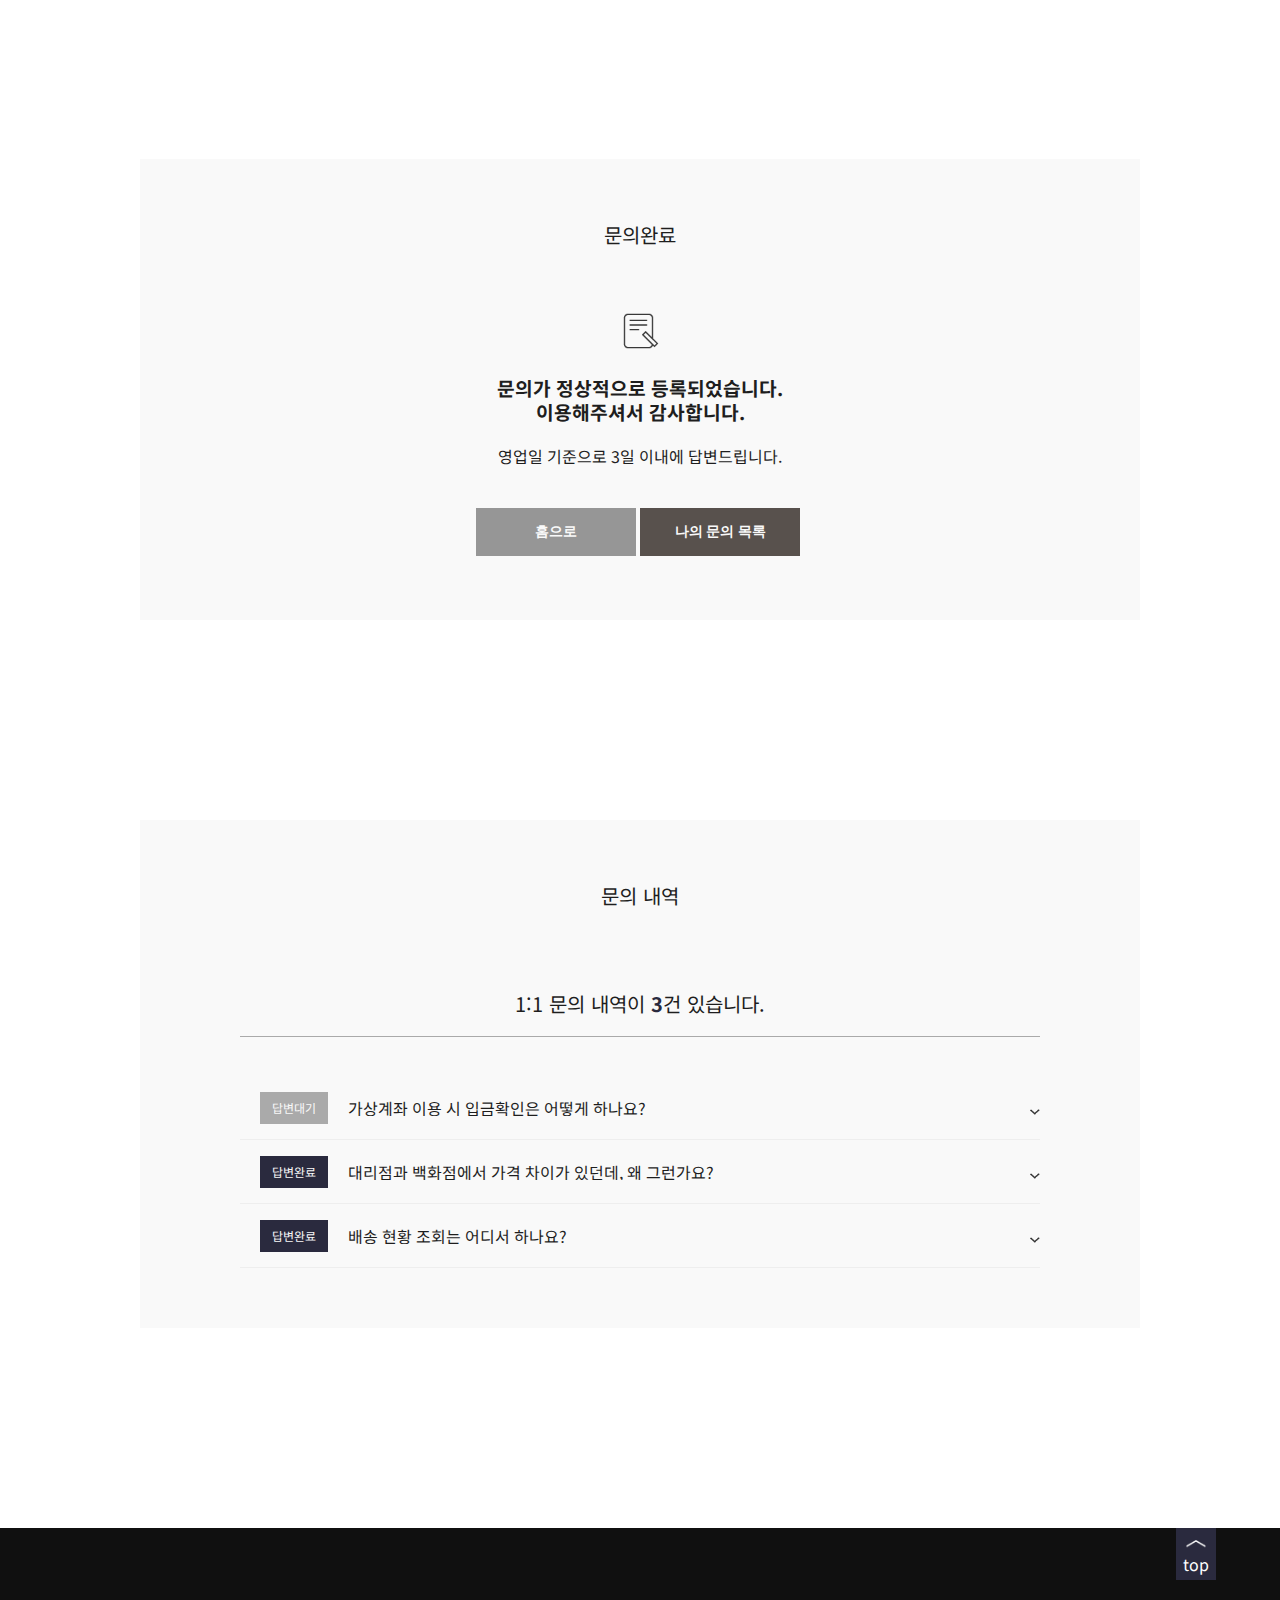
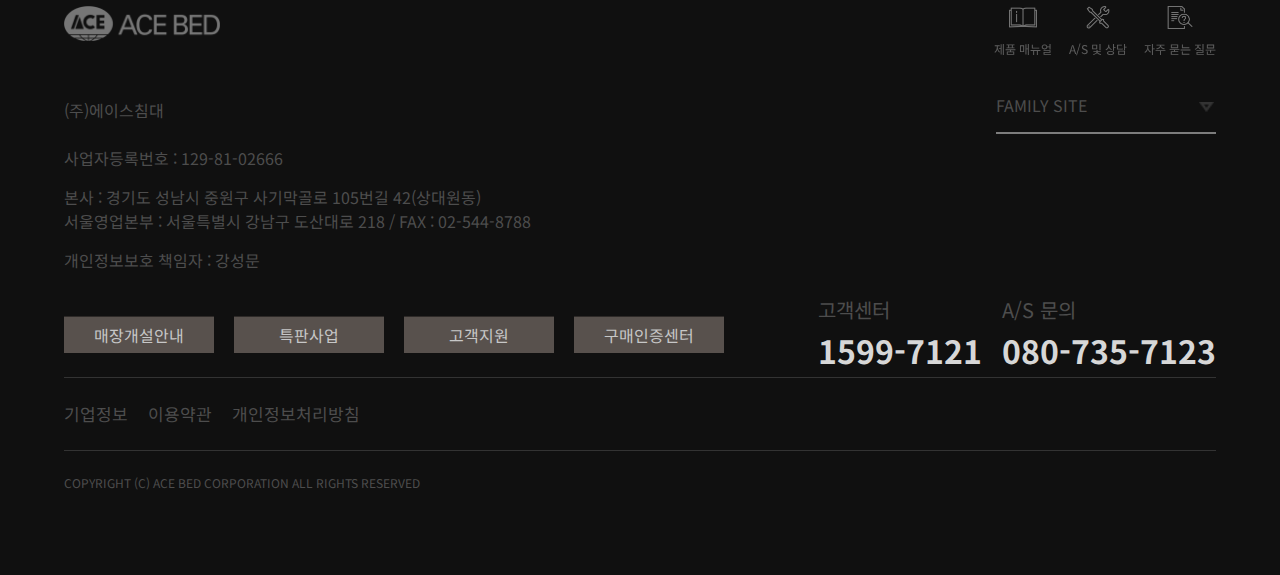
<file: qna.html>
<!doctype html>
<html lang="ko">


<head>
	<meta charset="UTF-8">
	<meta name="viewport" content="width=device-width, initial-scale=1, maximum-scale=3.0">
	<title>kwang---</title>
	<link rel="stylesheet" href="font.css">
    <link rel="stylesheet" href="style.css">
	<link rel="stylesheet" href="board.css">
	<!-- 헤더푸터 복붙-->
	<script src="hfscript.js"></script>
	<!-- 제이쿼리 -->
    <script src="https://code.jquery.com/jquery-3.6.0.min.js"></script>
</head>


<body>

	
	<div w3-include-html="header-02.html"></div>


	<div class="page-start">
		<h2 class="title">QNA</h2>
	</div>


	<article class="qna-contact">
		<h4>문의하기</h4>
		<div>
			<select>
				<option value=""><span>선택해주세요</span></option>
				<option value="">침대 관련 문의</option>
				<option value="">가구 관련 문의</option>
				<option value="">배송 관련 문의</option>
				<option value="">설치 관련 문의</option>
			</select>
		</div>
		<div>
			<textarea placeholder="문의내용을 입력해주세요. (2000자 이내)"></textarea>
			<p class="text_right">0/2000자</p>
			<div>
				<label for="file">첨부파일</label>
				<p>5MB이하의 이미지 파일 <span class="onlypc_inblk">(JPG, PNG, GIF)</span>
					<br>1개 첨부하실 수 있습니다.
				</p>
			</div>
		</div>
		<div>
			<p>문의에 대한 <span>답변 등록 여부</span>를 알려드립니다.</p>
			<div>
				<div><label><input type="checkbox">SMS</label></div>
				<div>
					<select>
						<option value="">010</option>
						<option value="">011</option>
						<option value="">016</option>
						<option value="">017</option>
						<option value="">031</option>
						<option value="">02</option>
						<option value="">043</option>
					</select>
					<p>-</p>
					<input type="text" placeholder="숫자만 입력해 주세요.">
				</div>
			</div>
			<div>
				<div><label><input type="checkbox">이메일</label></div>
				<div>
					<input type="text">
					<select>
						<option value="">직접입력</option>
						<option value="" selected="">@naver.com</option>
						<option value="">@gmail.com</option>
						<option value="">@daum.com</option>
						<option value="">@hanmail.com</option>
					</select>
				</div>
			</div>
			<a class="butn-red dis_blk text_cen">등록하기</a>
		</div>


	</article>


	<article class="contact-complete">

		<h4>문의완료</h4>

		<div>
			<img
				src="image/qna-compelet.png">
		</div>

		<strong>
			문의가 정상적으로 등록되었습니다.
			<br>
			이용해주셔서 감사합니다.
		</strong>

		<p>영업일 기준으로 3일 이내에 답변드립니다.</p>

		<div>
			<button class="butn-grey" onclick="window.location.href='index.html'">홈으로</button><button class="butn-red">나의 문의 목록</button>
		</div>

	</article>


	<article class="qna-recode">

		<h4>문의 내역</h4>

		<div>
			1:1 문의 내역이 <span class="text-orange">3</span>건 있습니다.
		</div>

		<div>

			<details class="waitting">
				<summary>
					<div>
						<div>답변대기</div>
						<div>가상계좌 이용 시 입금확인은 어떻게 하나요?</div>
					</div>
					<div>
						<div>2022.03.28</div>
						<div><img
								src="image/icon-arrow-down-black.png"
								alt=""></div>
					</div>
				</summary>
				<div>
					<div>질문</div>
					<p>가상계좌 이용 시 입금확인은 어떻게 하나요?</p>
				</div>
				<div>
					<div>⤷답변</div>
					<p>아직 질문에 답변이 달리지 않았습니다. 영업일 기준 3일 이내로 회신드립니다.</p>
				</div>
			</details>

			<details>
				<summary>
					<div>
						<div>답변완료</div>
						<div>대리점과 백화점에서 가격 차이가 있던데, 왜 그런가요?</div>
					</div>
					<div>
						<div>2022.03.17</div>
						<div><img
								src="image/icon-arrow-down-black.png"
								alt=""></div>
					</div>
				</summary>
				<div>
					<div>질문</div>
					<p>대리점과 백화점에서 가격 차이가 있던데, 왜 그런가요?</p>
				</div>
				<div>
					<div>⤷답변</div>
					<p>모든 브랜드 제품의 가격은 입점해 있는 매장의 특성에 따라 가격 차이가 있습니다.
						백화점 매장의 경우 각 브랜드들이 백화점에 수수료를 내고 입점해 있기 때문에 일정 부분의 수수료를 지불해야 합니다.
					</p>
				</div>
			</details>

			<details>
				<summary>
					<div>
						<div>답변완료</div>
						<div>배송 현황 조회는 어디서 하나요?</div>
					</div>
					<div>
						<div>2022.03.01</div>
						<div><img
								src="image/icon-arrow-down-black.png"
								alt=""></div>
					</div>
				</summary>
				<div>
					<div>질문</div>
					<p>배송 현황 조회는 어디서 하나요?</p>
				</div>
				<div>
					<div>⤷답변</div>
					<p>고객님께서 주문해주신 상품은 입금확인 후 발송 준비되며, 지역에 따라 3~7일 이내 전국 어디든 배송 가능합니다.
						주문상품에 대한 상세한 확인 및 배송상황은 '마이 페이지'에서 모두 확인하실 수 있습니다.</p>
				</div>
			</details>

		</div>

	</article>


	<div w3-include-html="footer.html"></div>

    
    <script>
        includeHTML();
    </script>

</body>


</html>
</file>
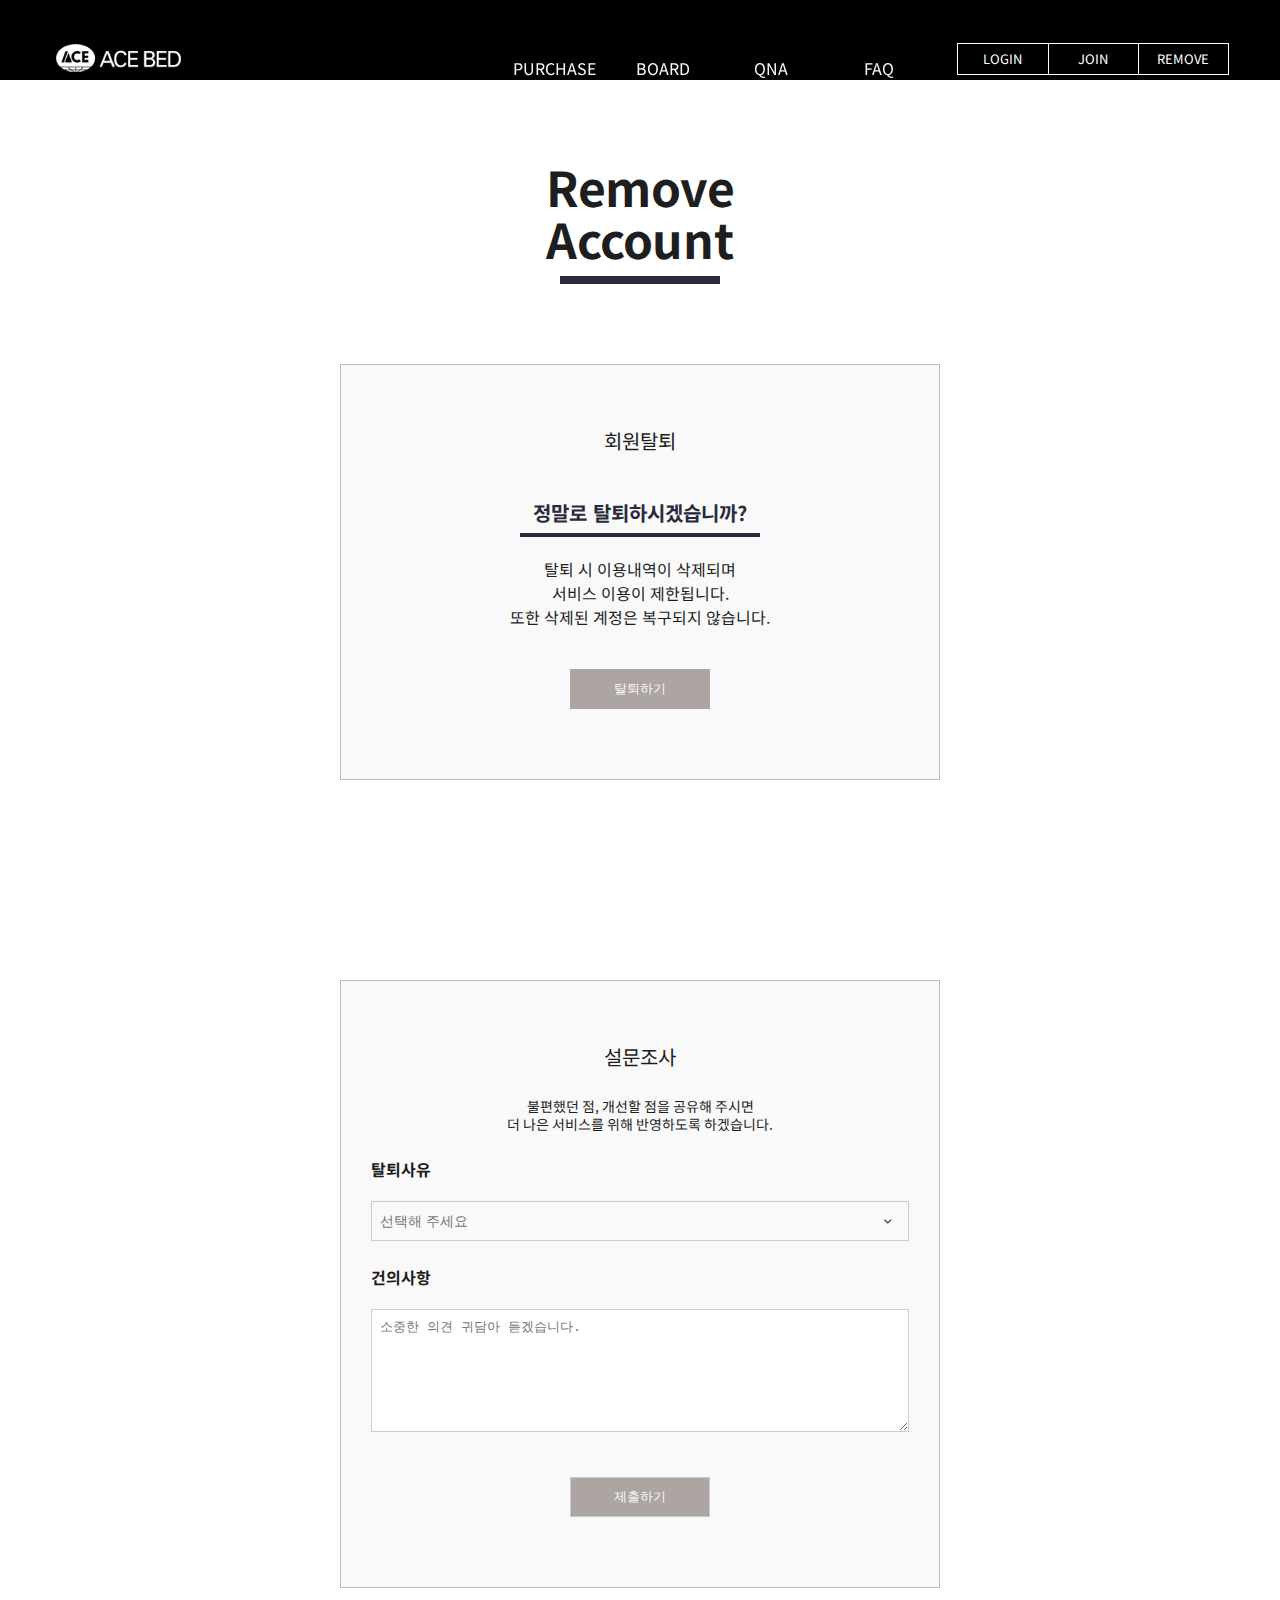
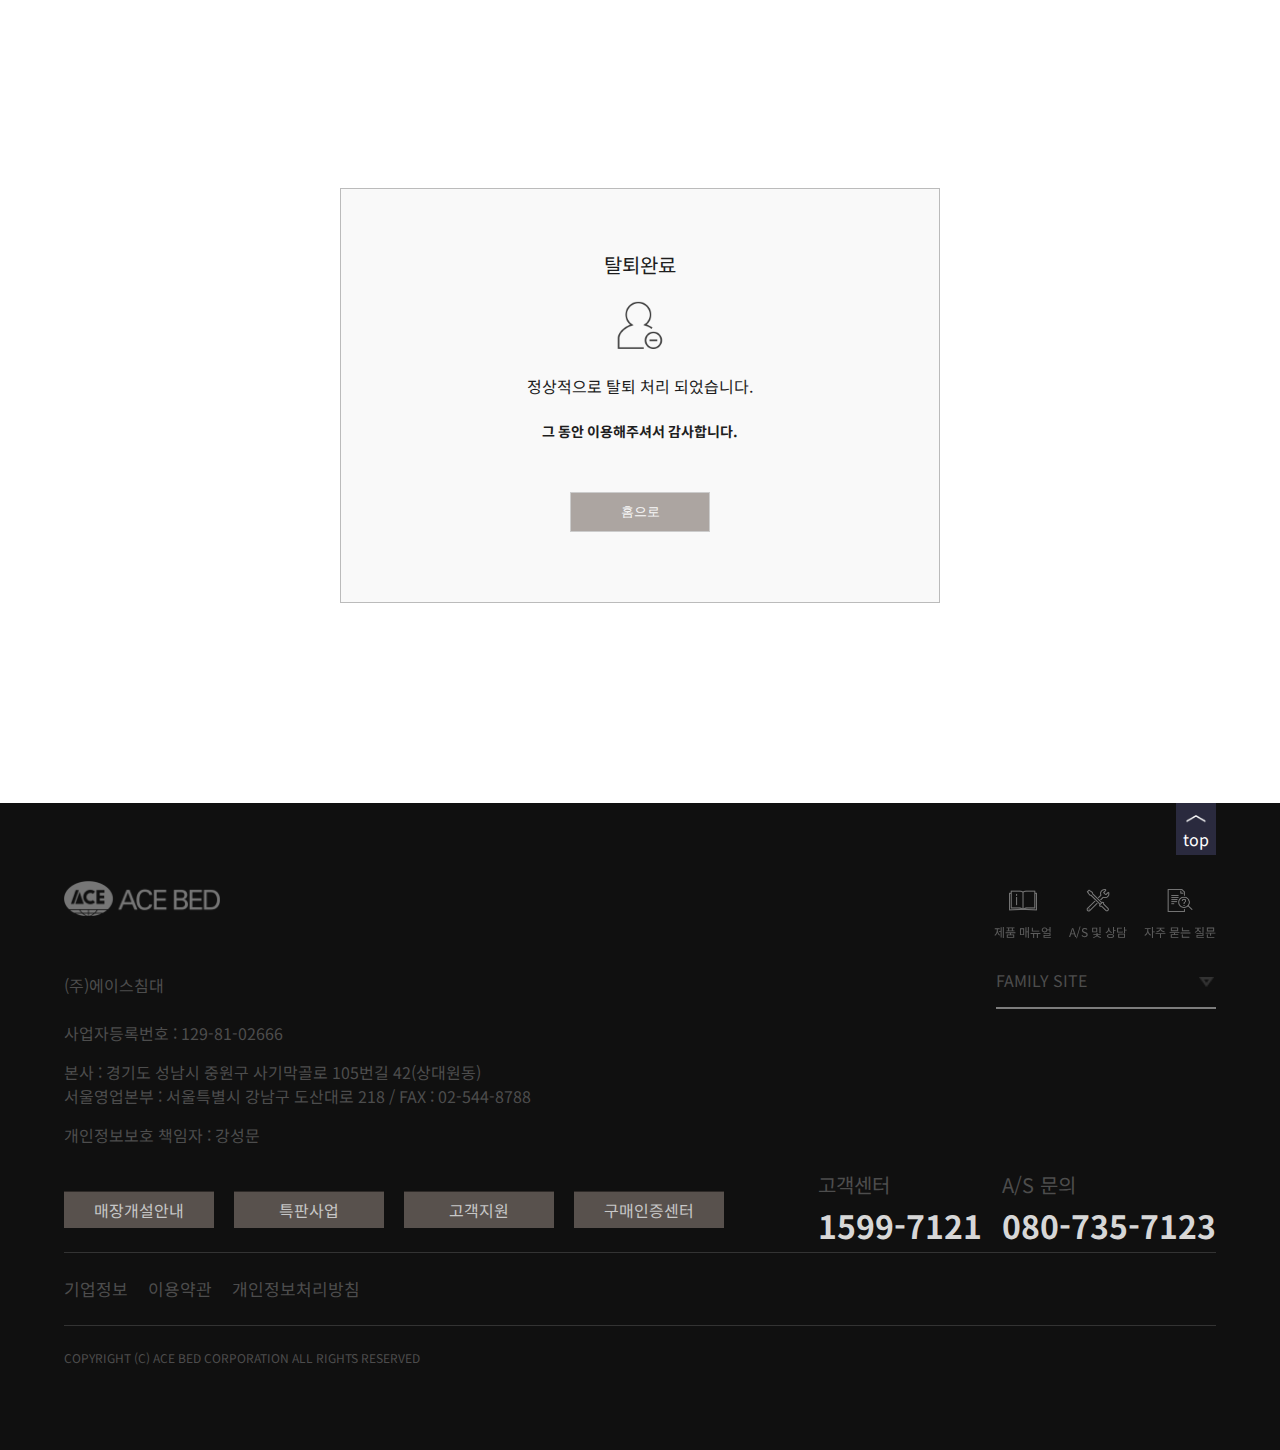
<file: remove.html>
<!doctype html>
<html lang="ko">


<head>
  <meta charset="UTF-8">
  <meta name="viewport" content="width=device-width, initial-scale=1, maximum-scale=3.0">
  <title>kwang---</title>
  <link rel="stylesheet" href="font.css">
  <link rel="stylesheet" href="style.css">
  <link rel="stylesheet" href="membership.css">
  <!-- 헤더푸터 복붙-->
  <script src="hfscript.js"></script>
  <!-- 제이쿼리 -->
  <script src="https://code.jquery.com/jquery-3.6.0.min.js"></script>

</head>


<body>


  <div w3-include-html="header-02.html"></div>


  <div>
    <h2 class="title page-start">Remove <br>Account</h2>
  </div>


  <article class="remove text_cen">
    <h4>회원탈퇴</h4>
    <h4>정말로 탈퇴하시겠습니까?</h4>
    <p>탈퇴 시 이용내역이 삭제되며
      <br>서비스 이용이 제한됩니다.
      <br>또한 삭제된 계정은 복구되지 않습니다.
    </p>
    <input class="butn-grey" type="button" value="탈퇴하기">
  </article>


  <article class="remove-reason">
    <h4 class="text_cen">설문조사</h4>
    <h5 class="text_cen">불편했던 점, 개선할 점을 공유해 주시면 <br>더 나은 서비스를 위해 반영하도록 하겠습니다.</h5>
    <p>탈퇴사유</p>
    <select>
      <option>선택해 주세요</option>
      <option>물품상태 관련 사유</option>
      <option>물품설치 관련 사유</option>
      <option>물품배송 관련 사유</option>
      <option>기타</option>
    </select>
    <p>건의사항</p>
    <textarea rows="7" placeholder="소중한 의견 귀담아 듣겠습니다."></textarea>
    <input class="butn-grey dis_blk" type="button" value="제출하기">
  </article>


  <article class="remove-complete text_cen">
    <h4>탈퇴완료</h4>
    <img src="image/remove-icon-remove_user.png">
    <p>정상적으로 탈퇴 처리 되었습니다.</p>
    <h5>그 동안 이용해주셔서 감사합니다.</h5>
    <a href="index.html"><input class="butn-grey" type="button" value="홈으로"></a>
  </article>
  

  <div w3-include-html="footer.html"></div>


  <script>
    includeHTML();
  </script>
  

</body>


</html>
</file>
<file: font.css>
@charset "utf-8";
@import url('https://fonts.googleapis.com/css2?family=Amiri:ital,wght@0,400;0,700;1,400;1,700&display=swap');
@import url('https://fonts.googleapis.com/css2?family=Noto+Sans+KR:wght@100;200;300;400;500;600;700;800;900&display=swap');
/*나눔명조 영*/
@import url('https://fonts.googleapis.com/css2?family=Nanum+Myeongjo:wght@400;700;800&display=swap');
/*이탈리아나 타이포*/
@import url('https://fonts.googleapis.com/css2?family=Italiana&display=swap');

body {
    font-family: 'Noto Sans KR', sans-serif;
    font-size: 16px;
  line-height: 24px;
    color: #1e1e1e;
    font-weight: 400;
}

h1,
h2,
h3,
h4,
h5 {
    font-family: 'Noto Sans KR', sans-serif;
}

h1 {
    font-size: 60px;
    line-height: 60px;
    font-weight: 700;
    letter-spacing: -0.25px;
}

h2 {
    font-size: 48px;
    line-height: 52px;
    font-weight: 400;
    letter-spacing: -0.25px;
}

h3 {
    font-size: 28px;
    line-height: 40px;
    font-weight: 300;
}

h4 {
    font-size: 20px;
    line-height: 32px;
    font-weight: 400;
}

h5 {
    font-size: 14px;
    line-height: 18px;
    font-weight: 700;
    word-spacing: -1px;
}

p {
    font-size: 16px;
}

em {
    font-size: 12px;
    line-height: 18px;
    font-style: normal;
    font-weight: 100;
}

strong {
    font-size: larger;
    font-weight: bolder;
}

small {
    font-size: smaller;
}

b {
    font-weight: bolder;
}

.text-title {
    text-align: center;
    margin: 0 auto 40px;
    width: 335px;
}

/*폰트 디자인 지정*/
.font-Amiri {
    /*세레프영문*/
    font-family: 'Amiri', serif;
    font-weight: 400;
    letter-spacing: -0.25px;
}

.font-Nanum {
    font-family: 'Nanum Myeongjo', serif;
}

.font-Dancing {
    font-family: 'Italiana', sans-serif;
    color: #2a2a3e;
    font-weight: 400;
}

.text_upp {
    text-transform: uppercase;
}

.text_capi {
    text-transform: capitalize;
}

.text_right {
    text-align: right;
}

.text_left {
    text-align: left;
}

.text_cen {
    text-align: center;
}

.text_right {
    text-align: right;
}

/*버튼 세팅*/
button {
    font-family: 'Pretendard-Regular';
    font-size: 14px;
    padding: 5px 0px;
    border: none;
    color: #222;
    background-color: rgba(0, 0, 0, 0);
    border: #222 solid 1px;
}
</file>
<file: style.css>
* {
    margin: 0;
    padding: 0;
    list-style: none;
    box-sizing: border-box;
    word-break: keep-all;
    outline: 0px solid silver;
}

body {
    overflow-x: hidden;
}

li {
    list-style: none;
}

a {
    text-decoration: none;
    display: inline-block;
    transition: 0.3s;
}

a:link {
    text-decoration: none;
    color: #f9f9f9;
}

a:visited {
    color: #f9f9f9;
}

a .arrow-right {
    vertical-align: middle;
    width: 8px;
    height: auto;
    margin-left: 4px;
}

/*pc-mo on/off*/
.onlypc, .onlypc_flex {
    display: none;
}

.onlymo {
    display: block;
}

/* 마패세팅*/
.inner {
    margin: 0 96px;  /*좌우*/
} 

.dis_none {
    display: none;
}

.dis_blk {
    display: block;
}

.dis_flex {
    display: flex;
}

.jus_sb {
    justify-content: space-between;
}

.jus_sa {
    justify-content: space-around;
}

.jus_cen {
    justify-content: center;
}

/*버튼 세팅*/
button {
    font-family: 'Pretendard-Regular';
    font-size: 14px;
    padding: 5px 0px;
    border: none;
    color: #222;
    background-color: rgba(0, 0, 0, 0);
    border: #222 solid 1px;
}

/*버거메뉴바*/
.solid {
    display: block;
    height: 18px;
    width: 2px;
    background: #777;
}

.bugermenu {
    cursor: pointer;
    height: 24px;
    width: 28px;
    transition: 0.3s;
}

/*반응형*/
@media screen and (min-width: 1200px) {
    .onlypc {
        display: block;
    }

    .onlypc_flex {
        display: flex;
    }

    .onlymo {
        display: none;
    }
}
</file>
<file: index.css>
body {
    background-color: #f9f9f9;
}

img {
    width: 100px;
}

/*메인*/
main {
    width: 100%;
    height: 100vh;
    position: relative;     
}

main .main_bg {
    width: 100%;
    height: 100%;
    background: url("image/index_main_baner.jpg") no-repeat;
    background-size: cover;
    background-position: center;
    position: relative;
}

.main_bg_2 {
    position: absolute;
    left: 0;
    top: 0;
    width: 100%;
    height: 100%;
    background: url("image/back_gra_wall.png") no-repeat;
    background-size: 200%;
}

main .main_bg_img {
    position: absolute;
    top: 0;
    left: 0;
    height: 100%;
    width: 100%;
    background: url("image/index_main_ded.png") no-repeat;
    background-size: cover;
    background-position: center;
    z-index: 5;
}

main> h2 {
    position: absolute;
    top: 60%;
    transform: translate(0, -50%);
    padding-left: 8px;
    left: 30%;
    z-index: 6;
    font-size: 80px;
    line-height: 80px;
    font-weight: 700;
    letter-spacing: -1px;
    color: #f9f9f9;
}

.main_con {
    position: absolute;
    top: 30%;
    width: 100%;
    z-index: 2;
}

.main_con_text {
    max-width: 420px;
    width: 300px;
    margin: 0 auto;
    padding: 32px 20px;
    text-align: center;
    background-color: #2c261957;
}

.main_con_text p {
    margin-bottom: 16px;
    font-size: 32px;
    color: #f9f9f9;
    font-weight: 700;
}

.main_con_text h2 {
    font-size: 40px;
    line-height: 44px;
    font-weight: 700;
    color: #f9f9f9;
    transform: translate(16px,0);
}

.main_con_text h2 span {
    font-size: 80px;
    transform: translate(-28px,20px);
    display: inline-block;
    color: #2a2a3e;
}

.main_tab {
    position: absolute;
    top: 50%;
    transform: translate(0, -50%);
    left: 0%;
    z-index: 3;
    width: 100%;
}

.main_tab li {
    margin-top: 40px;
}

.main_tab li> span {
    background: none;
    width: 3%;
    height: 1px;
    background: rgba(255, 255, 255, 0.7);
    margin: auto 0;
    position: relative;
}

.main_tab .main_tab_on> span {
    background: #f9f9f9;
    width: 10%;
}

.main_tab li p {
    color: #f9f9f9;
    margin-left: 1%;
    line-height: 20px;
}

.main_tab .main_tab_on p {
    font-size: 24px;
}

.main_tab_bt {
    position: absolute;
    right: 5%;
    bottom: 20%;
    width: 90%;
    z-index: 7;
}

.main_tab_bt a {
    padding: 8px 10px;
    position: relative;
    opacity: 0.7;
    transition: 0.3s;
}

.main_tab_bt a:hover {
    opacity: 1;
}

.main_tab_bt a img {
    width: 20px;
    height: 40px;
}

.main_tab_bt a:nth-child(2) img {
    transform: rotate(180deg);
}

main .main_search {
    position: absolute;
    top: 20%;
    left: 50%;
    transform: translate(-50%);
    width: 300px;
    height: 40px;
    border: #f9f9f9 solid 1px;
    z-index: 7;
}

main .main_search input {
    padding: 8px 10px;
    width: 100%;
    border: none;
    background: none;
    color: #f9f9f9;
}

main .main_search input::placeholder {
    color: #f9f9f9;
}

main .main_search img {
    width: 20px;
    height: 20px;
    display: block;
    margin: auto 10px;
    filter: invert(100%) sepia(1%) saturate(0%) hue-rotate(133deg) brightness(104%) contrast(102%);
}

main .main_sns {
    position: absolute;
    top: 90%;
    transform: translate(0, -50%);
    left: 4%;
    z-index: 5;
}

main .main_sns ul li {
    transition: 0.3s;
    opacity: 0.7;
    margin-right: 12px;
}

main .main_sns ul li:hover {
    opacity: 1;
}

main .main_sns ul li img {
    width: 32px;
    height: auto;
    filter: invert(93%) sepia(0%) saturate(0%) hue-rotate(223deg) brightness(107%) contrast(103%);
    margin-top: 4px;
    z-index: 5;
}

.main_scroll {
    position: absolute;
    bottom: 10%;
    transform: translate(0, 50%);
    left: 50%;
    z-index: 7;
}

.arrow_div {
    padding-top: 60px;
}

.arrow_div .arrow{
    position: absolute;
    top: 0;
    left: 50%;
    width: 30px;
    height: 50px;
    margin-left: -15px;
    border: 2px solid #f9f9f9;
    border-radius: 50px;
    box-sizing: border-box;
}

.arrow_div .arrow::before {
    position: absolute;
    top: 10px;
    left: 50%;
    content: '';
    width: 6px;
    height: 6px;
    margin-left: -3px;
    background-color: #f9f9f9;
    border-radius: 100%;
    -webkit-animation: sdb 2s infinite;
    animation: sdb 2s infinite;
    box-sizing: border-box;
}

@-webkit-keyframes sdb {
  0% {
    -webkit-transform: translate(0, 0);
    opacity: 0;
  }
  40% {
    opacity: 1;
  }
  80% {
    -webkit-transform: translate(0, 20px);
    opacity: 0;
  }
  100% {
    opacity: 0;
  }
}
@keyframes sdb {
  0% {
    transform: translate(0, 0);
    opacity: 0;
  }
  40% {
    opacity: 1;
  }
  80% {
    transform: translate(0, 20px);
    opacity: 0;
  }
  100% {
    opacity: 0;
  }
}

main .black_wall {
    position: absolute;
    top: 0;
    left: 0;
    width: 30%;
    height: 100%;
    background-color: #2c2619;
    opacity: .6;
}

/*아티클*/
.science {
    position: relative;
    background: #2a2a3e;
    color: #f9f9f9;
    padding: 0 5%;
    padding-bottom: 200px;
}

.science::after {
    content: "";
    position: absolute;
    top: 0;
    right: 30%;
    height: 100%;
    width: 2px;
    background: #fff; 
    opacity: 0.3;
}

.science> h2 {
   margin: 0 auto;
   padding: 200px 0 0px;
   line-height: 65px;
   z-index: 3;
   max-width: 1200px;
}

.science> h2 small {
    color: #909092;
    font-size: 40px;
    line-height: 40px;
    margin-bottom: 24px;
}

.science_tab {
    position: absolute;
    left: 0%;
    top: 40%;
    border-bottom: rgba(208, 179, 107, 0) solid 1px;
}

.science_tab li button {
    padding: 20px 13px;
    color: #909092;
    border: none;
    font-size: 16px;
    z-index: 3;
}

.science_tabOn {
    border-bottom: rgba(208, 179, 107, 1) solid 1px;
    background: rgba(208, 179, 107, 1);
}

.science_tab .science_tabOn button {
    font-weight: 700;
    color: #f9f9f9;
}

.science_con {
    width: 100%;
    max-width: 1200px;
    margin: 0 auto;
    position: relative;
    z-index: 3;
}

.science_con> div {
    width: 50%;
    margin-left: 50%;
    overflow: hidden;
}

.science_con> div h3:nth-child(1) {
    position: absolute;
    text-align: center;
    top: 400px;
    left: 10%;
    width: 50%;
    z-index: 2;
    font-size: 20px;
    font-weight: 600;
    background: rgba(1, 1, 1, 0.3);
    padding: 10px;
}

.science_con> div div {
    width: 100%;
    position: relative;
    overflow: hidden;
}

.science_con> div div video {
    width: 100%;
    height: 600px;
    max-width: 600px;
    margin-top: 40px;
    object-fit: cover;
    overflow: clip;
    z-index: 1;
}

.science_con> div h3:nth-child(3) {
    position: absolute;
    text-align: center;
    top: 340px;
    left: 45%;
    width: 50%;
    padding: 10px;
    font-weight: 500;
    font-size: 24px;
    background: rgba(0, 0, 0, 0.5);
}

.science_con> div p {
    color: #9f9fa3;
    line-height: 30px;
    padding: 10px;
    padding-top: 16px;
    font-size: 20px;
}

.point {
    padding: 160px 0 120px;
    max-width: 1920px;
    position: relative;
    height: 600px;
}

.point h2 {
    font-size: 32px;
    color: #272727;
    line-height: 40px;
    margin-bottom: 40px;
    padding-left: 5%;
}

.point h2 small {
    color: #888888;
    margin-bottom: 12px;
    font-size: 40px;
}

.point h2 span {
    display: inline-block;
    width: 3vw;
    height: 1px;
    margin-left: 0.9vw;
    margin-bottom: 0.1vw;
    vertical-align: middle;
    background: #5c5d67;
}

.point> div {
    position: relative;
    width: 90%;
    margin: 0 auto;
}

.point> div ul {
    display: flex;
    width: 100%;
}

.point> div ul li {
    width: 32%;
    transition: transform 0.5s;
}

.point> div ul li:not(:first-child) {
    margin-left: 6px;
}

.point> div ul li> div {
    width: 100%;
    height: 200px;
    position: relative;
    overflow: hidden;
}

.point>div ul li>div:hover {
    transform: scale(1.1); /* 이미지 확대를 위한 스케일 변환 (1.1은 10% 확대) */
    transition: transform 0.3s ease; /* 스케일 변환에 대한 부드러운 전환 효과 추가 */
    z-index: 1;
}

.point> div ul li:nth-child(1) div {
    background: url("image/index-point_eurotop.png") no-repeat;
    background-size: cover;
}

.point> div ul li:nth-child(2) div {
    background: url("image/index-point_royal.jpg") no-repeat;
    background-size: cover;
}

.point> div ul li:nth-child(3) div {
    background: url("image/index-point_mosfree.jpg") no-repeat;
    background-size: cover;
    background-position: center;
}

.point> div ul li h3 {
    margin: 0 auto;
    margin-top: 24px;
    font-size: 18px;
    color: #777;
    font-weight: 400;
    line-height: 24px;
    width: 80px;
    position: relative;
}

.point> div ul li h3::after {
    content: "";
    position: absolute;
    top: -20px;
    left: 50%;
    transform: translate(0, -50%);
    width: 1px;
    height: 40px;
    background-color: #2a2a3e;
}

.point_bg {
    position: absolute;
    top: -20%;
    left: 0%;
    height: 160%;
    width: 100%;
    background: url("image/index-point_bg_spring.jpg") no-repeat;
    background-size: cover;
    background-position: center;
    opacity: 0.1;
    z-index: -1;
    transform: rotate(40deg);
}

.collection {
    position: relative;
    margin-top: 140px;
}

.collection_title {
    text-align: center;
    position: absolute;
    top: -32px;
    left: 50%;
    transform: translate(-50%);
    width: 360px;
    padding-top: 100px;
}

.collection_title small {
    text-shadow: 0 0 20px rgba(0,0,0,0.7);
    color: #f9f9f9;
    font-size: 40px;
}

.collection_title p {
    margin-top: 16px;   
    width: 240px;
    box-shadow: 0 0 20px rgba(0,0,0,0.1);
    margin: 20px auto;
}

.collection_title p a {
    text-align: center;
    padding: 0px 32px;
    width: 120px;
    line-height: 32px;
    border: rgba(208, 179, 107, 1)  solid 1px;
    color: #f9f9f9;
}

.collection_title p .tabOn {
    background-color: rgba(208, 179, 107, 1) ;
    color:#f9f9f9;
}

.collection_con {
    width: 100%;
    height: 620px;
    overflow: hidden;
}

.collection_con> div {
    height: 100%;
    width: 100%;
    position: relative;
    z-index: -1;
}

.collection_con> div:nth-child(1) {
    background-image: url("image/index-collection_aopimo2.jpg");
    background-position: center 70%;
}

.collection_con> div:nth-child(2) {
    background-image: url("image/index-collection_aopimo2.jpg");
    background-position: center center;
}

.collection_con> div:nth-child(3) {
    background-image: url("image/index-collection_aopimo2.jpg");
    background-position: center center;
}

.collection_con> div::after {
    content: "";
    position: absolute;
    top: 0;
    left: 0;
    background: url("image/back_gra_wall.png");
    background-size: cover;
    background-position: left;
    width: 100%;
    height: 100%;
}

.collection_con> div .new_bed_text {
    position: absolute;
    top: 40%;
    left: 50%;
    transform: translate(-50%);
    color: #f9f9f9;
    z-index: 1;
    text-shadow: 0 0 20px rgba(0,0,0,0.7);
}

.collection_con> div .new_bed_text p:nth-child(1) span {
    font-size: 14px;
    font-weight: 300;
    height: 28px;
    line-height: 27px;
    padding: 0 12px;
    border: #f9f9f9 solid 1px;
    border-radius: 100px;
    margin-right: 6px;
}

.collection_con> div .new_bed_text h4 {
    font-size: 30px;
    font-weight: 700;
    margin-top: 20px;
    line-height: 30px;
}

.collection_con> div .new_bed_text p:nth-child(3) {
    margin-top: 30px;
    font-size: 18px;
    line-height: 18px;
    font-weight: 300;
}

.collection_con> div .new_bed_text a {
    width: 108px;
    height: 40px;
    padding: 8px 29px;
    border: #f9f9f9 solid 1px;
    font: 16px;
    margin-top: 20px;
}

.collection_conList_tab {
    position: absolute;
    bottom: 100px;
    width: 100%;
    bottom: 80px;
}

.collection_conList_tab button {
    padding: 8px 0;
    margin: 0 auto;
    width: 24%;
    max-width: 410px;
    color: #272727;
    background: #fff;
    font-weight: 500;
    font-size: 16px;
    border: none;
    transition: 0.3s;
}

.collection_conList_tab button:hover {
    background:#f1d8b7;
}

.collection_conList_tab .tabOn {
    background: rgba(208, 179, 107, 1);
    color: #f9f9f9;
}

.collection_conList_tab .tabOn:hover {
    background: rgba(208, 179, 107, 1);
}

.sns {position: relative;}

.sns_wall {
    position: absolute;
    left: 25%;
    width: 2px;
    height: 120%;
    background-color: rgba(119, 104, 69, 0.3);
    z-index: -2;
}

.sns .sns_con {
    width: 100%;
    max-width: 1360px;
    margin: 0 auto;
    padding: 200px 5% 80px;
    color: #000;
    flex-wrap: wrap;
}

.sns .sns_con> div {
    width: 100%;
}

.sns .sns_con .sns_left .sns_title> h3 {
    text-align: center;
    font-size: 40px;
    color: #909092;
}

.sns .sns_con .sns_left .sns_title> div {
    margin-left: -20px;
}

.sns .sns_con .sns_left .sns_title> div p {
    padding-top: 40px;
    font-size: 20px;
    font-weight: 500;
    color: #1f232d;
}

.sns .sns_con .sns_left ul {
    flex-wrap: wrap;
}

.sns .sns_con .sns_left ul li {
    width: 50%;
    height: 100%;
    padding: 4px;
    overflow: hidden;
}

.sns .sns_con .sns_left ul li img {
    width: 100%;
    height: 100%;
}

.sns .sns_con .sns_left ul li:nth-child(1) {
    padding-top: 10%;
}

.sns .sns_con .sns_left ul li:nth-child(1) img {
    height: auto;
}

.sns .sns_con .sns_left ul li:nth-child(2) {
    padding-top: 24px;
}

.sns .sns_con .sns_left ul li:nth-child(3) img {
    width: 100%;
}

.sns .sns_con .sns_left ul li:nth-child(1) p {
    margin-bottom: 20px;
}

.sns .sns_con .sns_left ul li:nth-child(1) p span {
    position: relative;
    width: 208px;
    font-weight: 400;
    font-size: 16px;
}

.sns .sns_con .sns_left ul li:nth-child(1) p span::after {
    content: "";
    position: absolute;
    top: 50%;
    left: 84px;
    width: 15%;
    height: 1px;
    background: #1f232d;
}

.sns .sns_con .sns_left ul li:nth-child(1) p a {
    margin-right: 16px;
}

.sns .sns_con .sns_left ul li:nth-child(1) p a img {
    width: auto;
    height: 20px;
}

.sns .sns_con .sns_right ul {
    flex-wrap: wrap;
}

.sns .sns_con .sns_right ul li {
    width: 50%;
    padding: 4px;
}

.sns .sns_con .sns_right ul li img {
    width: 100%;
    height: 100%;
}

.sns .sns_con .sns_right ul li:nth-child(1) {
    width: 50%;
}

.notice {
    position: relative;
    width: 100%;
    margin-top: 200px;
    padding: 80px 0 ;
    background: url("image/index-notice_bg.jpg") no-repeat;
    background-position: center top;
    background-size: cover;
    color: #f9f9f9;
}

.notice> div {
    width: 100%;
    max-width: 1200px;
    margin: 0px auto;
}

.notice> div> div {
    padding: 40px 5%;
    width: 100%;
}

.notice> div> div:nth-child(1) {
    position: absolute;
    left: 50%;
    top: 100px;
    transform: translate(-50%);
    width: 100%;
}

.notice> div> div:nth-child(2) {
    padding-top: 300px;
}

.notice> div> div ul li {
    width: 345px;
    padding: 12px 0;
}

.notice> div> div:nth-child(1) {
    text-align: center;
}

.notice> div> div:nth-child(1) div {
    position: relative;
}

.notice> div> div:nth-child(1) div::before {
    content: "ACE NEWS";
    position: absolute;
    top: -48px;
    left: 50%;
    transform: translate(-50%);
    font-size: 40px;
    font-weight: 400;
    width: 300px;
    color: #909092;
    z-index: 1;
}

.notice> div> div:nth-child(1) p {
    margin-top: 12px;
    font-size: 20px;
}

.notice> div> div:nth-child(1) a {
    display: inline-block;
    margin-top: 28px;
    background: #58514d;
    padding: 8px 36px;
    transition: 0.3s;
}

.notice> div> div:nth-child(1) a:hover {
    background: #2a2a3e;
}

.notice> div> div ul {
    width: 80%;
    margin: 0 auto;
    max-width: 600px;
}

.notice> div> div ul li {
    width: 100%;
}

.notice> div> div ul li:not(:first-child) {
    border-top: #aaa solid 1px;
}

.notice> div> div ul li p {
    overflow: hidden;
    text-overflow: ellipsis;
    white-space: nowrap;
    z-index: 1;
}

.notice> div> div ul li p a {
    margin-right: 16px;
    border: rgba(208, 179, 107, 1)solid 1px;
    color: rgba(208, 179, 107, 1);
    padding: 2px 4px;
    font-weight: 400;
    font-size: 14px;
}

.notice> h1 {
    position: absolute;
    top: 0;
    left: 0;
    width: 100%;
    height: 100%;
    background: rgba(0, 0, 0, 0.3);
    z-index: 0;
}

/*반응형*/
@media screen and (min-width: 1200px) {
    .main_con {
        z-index: 4;
        top: 37%;
        left: 22%;
        z-index: 7;
    }

    .main_con_text {
        margin: 0 7.5% ;
        width: 100%;
        text-align: left;
        background: rgba(255, 255, 255, 0);
    }

    .main_con_text p {
        color: #f9f9f9;
        font-size: 48px;
        width: 200px;
        line-height: 52px;
    }

    .main_tab_bt {
        left: 11%;
        top: 53%;
        transform: translate(0, -50%);
        width: 80px;
        height: 400px;
        background: rgba(0, 0, 0, 0);
        flex-direction: column;
    }
    
    .main_tab_bt a:nth-child(2)::before {
        display: none;
    }
    
    .main_tab_bt a img {
        transform: rotate(90deg);
    }
    
    .main_tab_bt a:nth-child(2) img {
        transform: rotate(-90deg);
    }
    
    main .main_search {
        top: 32%;
        left: 30.5%;
        transform: translate(0);
    }

    .science> h2 {
        margin: 0 auto;
        padding: 243px 0 197px;
        max-height: 1160px;
        line-height: 65px;
     }

    .science_tab {
        padding-top: 200px;
        position: absolute;
        left: -5%;
        border-bottom: rgba(208, 179, 107, 0) solid 1px;
        width: 50%;
    }
    
    .science_tab li button {
        padding: 12px 4px;
        margin-left: 50%;
        color: #909092;
        border: none;
        font-size: 21px;
    }
    
    .science_tabOn {
        border-bottom: rgba(208, 179, 107, 1) solid 1px;
        background: rgba(208, 179, 107, 0);
        padding: 0;
        text-align: right;
    }

    .science_tab .science_tabOn button {
        margin-right: 16px;
        font-weight: 700;
        color: #f9f9f9;
    }

  

    .science_con> div h3:nth-child(1) {
        position: relative;
        width: 100%;
        top: 0;
        left: 0;
        font-size: 31px;
        font-weight: 400;
        background: none;
        padding: 0px;
        text-align: left;
    }

    .science_con> div h3:nth-child(3) {
        padding-top: 40px;
        position: relative;
        top: 0;
        left: 0;
        font-weight: 500;
        width: 100%;
        font-size: 31px;
        background: none;
        padding: 0px;
        padding-top: 40px;
        text-align: left;
    }

    .science_con> div div video {
        height: 400px;
    }

    .point h2 {
        position: absolute;
        left: 8%;
        top: 40%;
        transform: translateY(0);
        width: 28%;
        text-align: left;
        line-height: 52px;
        font-size: 32px;
        color: #686766;
    }

    .point h2 small {
        font-size: 40px;
        margin-bottom: 1.2vw;
    }

    .point> div {
        display: inline-block;
        vertical-align: baseline;
        margin: 0;
        width: 63%;
    }

    .point> div ul {
        position: absolute;
        top: 17%;
        left: 0;
        display: flex;
        width: 100%;
    }

    .point> div ul li> div {
        height: 280px;
    }

    .point> div ul li:not(:first-child) {
        margin-left: 1.5%;
    }

    .point > div ul li:hover div {
        background-size: 150%;
    }

    .collection_title {
        top: 0;
        left: 31%;
        padding-top: 100px;
        transform: translate(-50%);
        text-align: left;
    }

    .collection_title p {
        width: 240px;
        margin: 0;
    }

    .collection_title small {
        font-size: 40px;
    }

    .collection_conList_tab button {
        padding: 8px 0;
        width: 21%;
        font-weight: 400;
        font-size: 21px;
    }

    .collection_con {
        width: 100%;
        height: 100vh;
        overflow: hidden;
    }
    
    .collection_con> div .new_bed_text {
        top: 40%;
        left: 40%;
        transform: translate(-50%);
        text-shadow: 0 0 20px rgba(0,0,0,0.7);
    }

    .collection_con> div .new_bed_text a {
        width: 108px;
        height: 50px;
        font: 16px;
        margin-top: 60px;
    }

    .collection_con> div .new_bed_text a {
        margin-top: 60px;
    }

    .sns .sns_con {
        padding: 200px 52px 160px;
        flex-wrap: nowrap;
    }

    .sns .sns_con .sns_left .sns_title> h3 {
        text-align: left;
    }

    .sns .sns_con .sns_left .sns_title> div p {
        padding-top: 40px;
    }
    
    .sns .sns_con> div {
        width: 50%;
    }

    .sns .sns_con .sns_left ul li {
        padding: 10px;
        height: auto;
    }

    .sns .sns_con .sns_left ul li img {
        height: auto;
    }

    .sns .sns_con .sns_left ul li:nth-child(1) img {
        height: 80%;
    }

    .sns .sns_con .sns_left ul li:nth-child(3) img {
        width: 50%;
        margin-left: 50%;
    }

    .sns .sns_con .sns_right ul li {
        padding: 10px;
    }

    .sns .sns_con .sns_right ul li img {
        height: auto;
    }

    .sns .sns_con .sns_right ul li:nth-child(1) {
        width: 69.7%;
    }

    .sns .sns_con .sns_right ul li:nth-child(3) {
        margin-top: 0;
    }

    .notice {
        margin-top: 200px;
        padding: 160px 0 ;
    }
    
    .notice> div {
        display: flex;
    }

    .notice> div {
        padding: 0px 5%;
    }
    
    .notice> div> div {
        padding: 40px 0;
    }

    .notice> div> div:nth-child(1) {
        left: 50%;
        top: 120px;
        transform: translate(-50%);
        width: 600px;
    }
    
    .notice> div> div:nth-child(2) {
        padding-top: 200px;
    }

    .notice> div> div:nth-child(1) {
        text-align: left; 
        display: flex;
    }

    .notice> div> div:nth-child(1) p {
        font-size: 17px;
    }

    .notice> div> div:nth-child(1) a {
        margin-left: 160px;
    }

    .notice> div> div:nth-child(1) div::before {
        top: -210px;
        left: 50%;
        transform: translate(-30%);
        font-size: 160px;
        font-weight: 300;
        width: 800px;
        color: #909092;
        z-index: -1;
    }
}
</file>
<file: board.css>
img {
        width: 100px;
        height: auto;
    }

    span {
        font-weight: normal;
        color: #999;
    }

    button {
        width: 100%;
        border-radius: 0;
        height: 48px;
        transition: 0.3s;
    }

    /*-----기본 디자인 요소-----*/
    .butn-red {
        color: #f9f9f9;
        transition: 0.3s;
        border: 0px;
        background: #58514d linear-gradient(#2a2a3e 0 0) left / var(--p, 0%) no-repeat;
        font-weight: 400;
    }

    .butn-red:hover {
        --p: 100%;
    }

    .butn-grey {
        background: rgb(150, 150, 150) linear-gradient(#333 0 0) left / var(--p, 0%) no-repeat;
        color: #f9f9f9;
        border: 0px;
        transition: 0.3s;
        font-weight: 400;
    }

    .butn-grey:hover {
        --p: 100%;
    }

    table {
        display: table;
        text-align: center;
        width: 100%;
    }

    thead {
        display: table-header-group;
        background-color: #ddd;
        height: 40px;
    }

    tr {
        height: 40px;
    }

    td {
        height: 40px;
        font-weight: 100;
        background-color: #eee;
    }

    b {
        font-size: larger;
        font-weight: bolder;
    }


    input::placeholder {
        color: #777;
    }
    
    .brand-write input[type="text"] {
        width: 100%;
        height: 48px;
        font-size:16px;
        font-weight: 600;
        margin-bottom: 24px;
        padding-left: 12px;
        border: none;
        border-bottom: 1px solid #ddd;
        outline: none;
    }

    select {
        font-size: 16px;
        background-color: #f9f9f9;
        color: #333;
        word-spacing: 0px;
        border: none;
        width: 100%;
        height: 48px;
        border: 1px solid #ddd;
        padding: 5px 10px;
        outline: none;
        -webkit-appearance: none;
        -moz-appearance: none;
        appearance: none;
        background: url('image/icon-arrow-down-black.png') no-repeat 97% 50%/8px auto;
    }

    select option {
        font-size: 16px;
        border: #f9f9f9 solid 1px;
        height: auto;
    }

    textarea {
        width: 100%;
        height: 300px;
        border: #ddd solid 1px;
        padding: 20px;
        font-size: 1rem;
        line-height: 1.2rem;
    }

    textarea::-webkit-scrollbar {
        width: 8px;
    }

    textarea::-webkit-scrollbar-thumb {
        background-color: #333;
        border-radius: 10px;
    }


    /*일회성*/
    textarea:focus {
        outline: 1px solid black;
    }

    select:focus {
        outline: 1px solid black;
    }

    article {
        width: 90%;
        max-width: 800px;
        padding: 60px 30px 70px 30px;
        margin: 0 auto 200px;
        background: #f9f9f9;
    }

    .title {
        font-weight: 700;
        padding: 0px 0px 20px 0px;
        position: relative;
        margin-bottom: 80px;
        text-align: center;
        padding-top: 160px;
        color: #1e1e1e;
    }

    .title::after {
        content: "";
        position: absolute;
        bottom: 0;
        left: 50%;
        transform: translate(-50%);
        width: 160px;
        height: 8px;
        background: #2a2a3e;
    }

    /*strat------------*/

    body {
        text-align: center;
    }

    .brand-write select {
        margin-top: 60px;
    }

    .brand-write> :nth-child(3) {
        margin-top: 16px;
    }

    .brand-write label {
        width: 60px;
        height: 60px;
        background: #f9f9f9;
        border: 1px solid #f9f9f9;
        margin-right: 10px;
        display: block;
        position: relative;
        transition: .3s;
    }

    .brand-write label:hover {
        background: #eee;
        border: 1px solid #ddd;
    }

    .brand-write label img {
        position: absolute;
        width: 14px;
        left: 50%;
        top: 50%;
        transform: translate(-50%, -50%);
        opacity: 0.5;
    }

    .brand-write> :nth-child(5) {
        display: flex;
        margin-top: 20px;
    }

    .brand-write> :nth-child(5) input {
        display: none;
    }

    .brand-write> :nth-child(6) {
        margin-top: 40px;
        display: flex;
        justify-content: space-between;
    }

    .brand-write> :nth-child(6) button {
        width: 48%;
        font-weight: 700;
    }

    .posts> :nth-child(2) {
        text-align: center;
        margin-top: 60px;
        margin-bottom: 40px;
    }

    .posts> :nth-child(2) ul {
        width: 360px;
        margin: 0 auto;
    }

    .posts> :nth-child(2) .tab_on {
        font-weight: 700;
        position: relative;
    }

    .posts> :nth-child(2) .tab_on::after {
        content: "";
        position: absolute;
        top: 70%;
        left: 50%;
        transform: translate(-50%);
        width: 140%;
        height: 8px;
        background: #7768455b;
    }

    .posts-main {
        border-top: 2px solid #aaa;
        border-bottom: 2px solid #aaa;
        padding-bottom: 80px;
        margin-top: 40px;
    }

    .posts-main> :nth-child(1) {
        padding: 20px 0 8px;
        border-bottom: 1px solid #ddd;
    }

    .posts-main> :nth-child(1) p {
        color: #777;
    }

    .posts-main> :nth-child(1) p span {
        color: #2a2a3e;
    }

    .posts-main> :nth-child(1) div select {
        font-size: 14px;
        margin-left: 3px;
        height: 28px;
        padding: 2px 12px;
        color: #777;
    }

    .posts-main> :nth-child(2) {
        flex-wrap: wrap;
    }

    .posts-main> :nth-child(2) section {
        margin: 40px auto;
        word-break: keep-all;
        width: 100%;
        text-align: left;
    }

    .posts-main> :nth-child(2) section>div:nth-child(1) {
        width: 100%;
        height: 320px;
        overflow: hidden;
    }

    .posts-main> :nth-child(2) section>div:nth-child(1) img {
        width: 100%;
        transform: translate(0, -20%);
    }

    .posts-main> :nth-child(2) section>div:nth-child(2) {
        margin-top: 20px;
    }

    .posts-main> :nth-child(2) section>div:nth-child(2) div span {
        color: #776845;
    }

    .posts-main> :nth-child(2) section>div:nth-child(2)>p {
        margin: 16px 0;
        white-space: nowrap;
        overflow: hidden;
        text-overflow: ellipsis;
    }

    .posts-main> :nth-child(2) section>div:nth-child(2)>small {
        color: #777;
    }

    .posts-main>a {
        width: 160px;
        margin: 40px auto 0;
        padding: 10px 16px;
        height: 48px;
    }

    .posts-comments {
        text-align: left;
    }

    .posts-comments>p {
        margin-top: 80px;
        margin-bottom: 20px;
        font-weight: 700;
        padding: 20px 0;
    }

    .posts-comments>p span {
        padding: 4px 16px;
        font-size: 14px;
    }

    .posts-comments>div:nth-child(2) ul {
        flex-wrap: wrap;
        font-size: 14px;
        padding: 20px 0;
        border-bottom: #eee solid 1px;
        border-top: #eee solid 1px;
    }

    .posts-comments>div:nth-child(2) ul li span {
        margin-left: 8px;
    }

    .posts-comments>div:nth-child(2) ul li:nth-child(3) {
        width: 100%;
    }

    .posts-comments>div:nth-child(2) ul li:nth-child(3) p {
        letter-spacing: -1px;
    }

    .posts-comments>div:nth-child(2) ul li:nth-child(3) .starpoint {
        color: #776845;
    }

    .posts-comments>div:nth-child(2)>p {
        margin-top: 40px;
    }

    .posts-comments>div:nth-child(2)>div {
        max-width: 600px;
        margin: 40px auto 80px;
    }

    .posts-comments>div:nth-child(2)>div img {
        width: 100%;
    }

    .posts-comments>div:nth-child(3) {
        margin: 40px 0 80px;
    }

    .posts-comments>div:nth-child(3) button {
        position: relative;
        width: 80px;
        height: 80px;
        border-radius: 50%;
    }

    .posts-comments>div:nth-child(3) button img {
        width: 20px;
        filter: invert(100%) sepia(0%) saturate(7403%) hue-rotate(41deg) brightness(40%) contrast(40%);
    }

    .posts-comments>a:nth-child(4) {
        width: 160px;
        margin: 0 auto;
        padding: 10px 16px;
        height: 48px;
    }

    .qna-contact {
        margin-top: 80px;
    }

    .qna-contact>h4 {
        margin-bottom: 40px;
    }

    .qna-contact> :nth-child(2) {
        margin-bottom: 36px;
    }

    .qna-contact> :nth-child(2) select {
        margin-bottom: 16px;
    }

    .qna-contact> :nth-child(3)>textarea {
        border-bottom: 0;
        margin-bottom: 0;
        border-radius: 0px;
        resize: none;
    }

    .qna-contact> :nth-child(3)> :nth-child(2) {
        width: 100%;
        height: 40px;
        border: 1px solid #ddd;
        padding: 6px 16px 7px;
        margin-top: -4px;
    }

    .qna-contact> :nth-child(3)> :nth-child(3) {
        margin-top: 24px;
        display: flex;
        align-items: center;
    }

    .qna-contact> :nth-child(3)> :nth-child(3) label {
        display: block;
        width: 100px;
        height: 50px;
        background: #58514d;
        color: #f7f7f7;
        margin-right: 12px;
        line-height: 48px;
    }

    .qna-contact> :nth-child(3)> :nth-child(3) p {
        font-size: 12px;
        text-align: left;
    }

    .qna-contact> :nth-child(4) {
        margin: 60px 0 24px;
        padding: 60px 10px;
        background: #f3f3f3;
        text-align: left;
    }

    .qna-contact> :nth-child(4)>p {
        text-align: center;
    }

    .qna-contact> :nth-child(4)>p>span {
        font-weight: 700;
        color: #2a2a3e;
    }

    .qna-contact> :nth-child(4) input[type="checkbox"] {
        width: 20px;
        height: 20px;
        vertical-align: -5px;
        margin-right: 10px;
        margin-top: 32px;
    }

    .qna-contact> :nth-child(4)> :nth-child(2)> :nth-child(2) {
        margin-top: 12px;
        display: flex;
        justify-content: space-between;
        line-height: 48px;
        height: 48px;
    }

    .qna-contact> :nth-child(4)> :nth-child(2)> :nth-child(2) select {
        width: 30%;
        background-color: #fff;
    }

    .qna-contact> :nth-child(4) input {
        width: 66%;
        padding: 11px 10px;
        border: 1px solid #ddd;
        font-weight: 400;
    }

    .qna-contact> :nth-child(4) input::placeholder {
        font-size: 12px;
    }

    .qna-contact> :nth-child(4)> :nth-child(3)> :nth-child(2) {
        display: flex;
        justify-content: space-between;
        margin-top: 12px;
    }

    .qna-contact> :nth-child(4)> :nth-child(3)> :nth-child(2)>input {
        width: 50%;
    }

    .qna-contact> :nth-child(4)> :nth-child(3)> :nth-child(2)>select {
        width: 50%;
        background-color: #fff;
    }

    .qna-contact> :nth-child(4)>a {
        margin: 40px auto 0;
        width: 160px;
        padding: 10px 16px;
        height: 48px;
    }

    .contact-complete img {
        margin-top: 60px;
        width: 40px;
        height: 40px;
    }

    .contact-complete strong {
        display: block;
        margin-top: 20px;
    }

    .contact-complete p {
        margin-top: 20px;
        margin-bottom: 40px;
        word-break: keep-all;
    }

    .contact-complete button {
        width: 160px;
        margin-right: 4px;
        margin-bottom: 4px;
        font-weight: 700;
    }

    .qna-recode> :nth-child(2) {
        margin-top: 60px;
        font-size: 20px;
        line-height: 24px;
        padding: 20px 0;
        border-bottom: 1px solid #aaa;
        margin-bottom: 39px;
    }

    .qna-recode> :nth-child(2) span {
        color: #2a2a3e;
        font-weight: 700;
    }

    .qna-recode details>summary {
        display: flex;
        justify-content: space-between;
        padding: 16px 0 15px;
        border-bottom: 1px solid #eee;
        cursor: pointer;
    }

    .qna-recode details>summary img {
        width: 10px;
        margin-left: 10px;
    }

    .qna-recode details[open] img {
        transform: rotate(180deg);
    }

    .qna-recode details>summary>div {
        display: flex;
        align-items: center;
    }

    .qna-recode details>summary> :nth-child(2)> :nth-child(1) {
        display: none;
    }

    .qna-recode details>summary> :nth-child(1)> :nth-child(1) {
        text-align: center;
        font-size: 12px;
        background: #2a2a3e;
        color: #f9f9f9;
        padding: 4px 8px;
        margin-left: 20px;
        margin-right: 20px;
    }

    .qna-recode details>summary> :nth-child(1)> :nth-child(2) {
        text-align: left;
        overflow: hidden;
        text-overflow: ellipsis;
        display: -webkit-box;
        line-height: 16px;
        max-height: 32px;
        -webkit-line-clamp: 2;
        /* 표시하고자 하는 라인 수 */
        -webkit-box-orient: vertical;
    }

    .qna-recode details>div {
        text-align: left;
        padding: 39px;
        background: #f9f9f9;
        border-bottom: 1px solid #eee;
        line-height: 20px;
    }

    .qna-recode details>div>div {
        font-weight: bold;
        margin-bottom: 10px;
    }

    .waitting>summary> :nth-child(1)> :nth-child(1) {
        background: #aaa !important;
    }


    .waitting> :nth-child(3)>div {
        display: none;
    }

    .waitting> :nth-child(3)>p {
        color: #666;
    }

    .qna-recode details>summary> :nth-child(2)> :nth-child(1) {
        color: #888;
    }

    .inquire {
        width: 90%;
        max-width: 1000px;
        border-radius: 0px;
        padding: 0px 0px 20px;
        margin: 0 auto 200px;
    }

    .inquire_search {
        padding: 80px 20px;
        margin-bottom: 80px;
        background: url("image/faq-inquire-search-bg.jpg") no-repeat;
        background-size: cover;
        background-position: center;
        position: relative;
        z-index: 1;
        height: 400px;
    }

    .inquire_search .search_wall {
        content: "";
        position: absolute;
        left: 0;
        top: 0;
        width: 100%;
        height: 100%;
        background: rgba(0, 0, 0, 0.3);
        z-index: 1;
    }

    .inquire_search h2 {
        position: absolute;
        left: 50%;
        top: 120px;
        transform: translate(-50%);
        color: #f9f9f9;
        z-index: 1;
        margin-bottom: 40px;
    }

    .inquire_search> p {
        position: absolute;
        bottom: 120px;
        left: 50%;
        transform: translate(-50%);
        height: 40px;
        max-width: 400px;
        margin: 0 auto;
        z-index: 1;
        width: 60%;
    }

    .inquire_search p input {
        height: 40px;
        border: #2a2a3e solid 1px;
        z-index: 2;
        font-weight: 400;
        width: 70%;
    }

    .inquire_search> p input::placeholder {
        font-size: 14px;
        font-weight: 400;
        color: #777;
        padding-left: 8px;
    }

    .inquire_search p span {
        background-color: #2a2a3e;
        padding: 8px 16px;
        color: #f9f9f9;
        width: 40%;
        z-index: 2;
    }

    .inquire>ul {
        display: flex;
        padding: 0;
    }

    .inquire>ul>li {
        width: 25%;
        height: 60px;
        text-align: center;
        font-size: 14px;
        line-height: 56px;
        margin-bottom: 47px;
        border-bottom: 1px solid #58514d;
    }

    .inquire>ul>li:not(:first-child) {
        border-left: none;
    }

    .inquire>ul>li>span {
        font-size: 14px;
        margin-left: 2px;
    }

    .inquire .tab_on {
        background: #58514d;
        color: #f9f9f9;
    }

    .inquire>section {
        text-align: left;
        padding: 0 20px;
    }

    .inquire>section details>summary {
        display: flex;
        justify-content: space-between;
        padding: 16px 0 15px;
        border-bottom: 1px solid #ddd;
        cursor: pointer;
    }

    .inquire>section details>summary img {
        width: 10px;
        margin-left: 10px;
    }

    .inquire>section details[open] img {
        transform: rotate(180deg);
    }

    .inquire>section details>summary>div {
        display: flex;
        align-items: center;
    }

    .inquire>section details>summary> :nth-child(2) {
        padding-right: 20px;
    }

    .inquire>section details>summary> :nth-child(1)> :nth-child(1) {
        width: 66px;
        text-align: center;
        font-size: 14px;
        background: #2a2a3e;
        color: #f9f9f9;
        padding: 4px 6px;
        margin-left: 20px;
        margin-right: 12px;
    }

    .inquire>section details>summary> :nth-child(1)> :nth-child(2) {
        text-align: left;
        overflow: hidden;
        text-overflow: ellipsis;
        display: -webkit-box;
        line-height: 16px;
        max-height: 32px;
        -webkit-line-clamp: 2;
        /* 표시하고자 하는 라인 수 */
        -webkit-box-orient: vertical;
    }

    .inquire>section details>div {
        text-align: left;
        padding: 39px;
        background: #f9f9f9;
        border-bottom: 1px solid #eee;
        line-height: 20px;
    }

    .inquire>section details>div>div {
        font-weight: bold;
        margin-bottom: 10px;
    }

    #list-2 {
        display: none;
    }

    #list-3 {
        display: none;
    }

    #list-4 {
        display: none;
    }

    .inquire-pages {
        display: flex;
        color: #aaa;
        justify-content: center;
        margin: 80px 0;
    }

    .inquire-pages p {
        margin: 0 12px;
        padding: 0 8px;
        line-height: 32px;
    }

    .inquire-pagecheck {
        font-size: 28px;
        font-weight: 700;
        color: #222;
        border-bottom: 4px solid #2a2a3e;
    }

    @media screen and (min-width: 1200px) {
        .onlypc {
            display: block;
        }

        .onlypc_inblk {
            display: inline-block;
        }

        .onlymo {
            display: none;
        }

        article {
            padding: 60px 100px;
            max-width: 1000px;
        }

        .title {
            margin-bottom: 80px;
        }

        .posts-main> :nth-child(2) section {
            width: 48%;
        }

        .posts-comments>div:nth-child(2) ul {
            flex-wrap: nowrap;
        }

        .posts-comments>div:nth-child(2) ul li:nth-child(3) {
            width: 50%;
        }

        .qna-contact> :nth-child(4) {
            padding: 60px 20px;

        }

        .qna-contact> :nth-child(4)> :nth-child(3)> :nth-child(2)>select {
            width: 48%;
        }

        .qna-recode details>summary> :nth-child(1)> :nth-child(1) {
            padding: 4px 12px;
        }


        .inquire_search {
            padding: 120px 20px;
            margin-bottom: 100px;
        }


    }
</file>
<file: footer.css>
/*푸터*/
footer {
  position: relative;
  padding: 78px 5% 80px;
  background: #101010;
  color: #4d4d4d;
}

footer a {
  cursor: auto;
}

footer a:hover {
  text-decoration: none;
}

.footer_sns {
  position: absolute;
  right: 5%;
  top: 78px;
  color: #aaa;
}

.footer_sns li {
  opacity: 0.5;
  transition: 0.3s;
  font-size: 12px;
}

.footer_sns li:not(:first-child) {
  margin-left: 17px;
}

.footer_sns li a img {
  margin: 0 auto 8px;
  width: 28px;
  height: auto;
  filter:invert(100%) sepia(0%) saturate(0%) hue-rotate(77deg) brightness(103%) contrast(104%);
}

.footer_sns li:hover {
  opacity: 1;
}

footer> a .footer_logo {
 height: 35px;
 width: auto;
 margin-bottom: 37px;
 filter: invert(47%) sepia(2%) saturate(16%) hue-rotate(64deg) brightness(97%) contrast(86%);
}

.footer_info {
  font-size: 16px;
  font-weight: 400;
}

.footer_info:not(first) {
  margin-top: 15px;
}

.footer_info strong {
  font-weight: 400;
  font-size: 16px;
}

.footer_info> a {
  display: inline-block;
  color: #c7c7c7;
  font-size: 16px;
}

footer p:nth-child(5)> a {
  display: block;
  font-size: 16px;
  width: 60%;
  padding: 6px 12px;
  background: #58514d;
  transition: 0.3s;
} 

footer p:nth-child(5)> a:not(:first-child) {
  border-top: #00000079 solid 1px;
}

footer p:nth-child(5)> a:hover {
  background: #2a2a3e;
}

footer p:nth-child(6) {
  padding: 24px 0;
  margin-top: 24px;
  font-size: 16px;
  border-top: #333 solid 1px;
  border-bottom: #333 solid 1px;
}

footer p:nth-child(6) a:not(:first-child) {
  margin-left: 20px;
}

footer p:nth-child(7) {
  font-size: 12px;
  margin-top: 20px;
}

.footer_famaily {
  position: absolute;
  top: 150px;
  right: 5%;
  width: 220px;
}

.footer_famaily_tab {
  padding: 15px 0;
  cursor:auto;
  border-bottom: #7d7d7d solid 2px;
}

.footer_famaily_tab img {
  height: 10px;
  width: auto;
  margin-left: 112px;
  transform: rotate(180deg);
  transition: 0.3s;
}

.footer_famaily_list a {
  border-bottom: #d7d7d7 solid 1px;
  padding: 15px 0;
}

.footer_famaily_list {
  background: #fff;
  transition: display 0.3s;
}

.footer_famaily_list a {
  padding: 8px 0;
}

.footer_call {
  position: absolute;
  right: 5%;
  bottom: 258px;
}
.footer_call div:nth-child(1) {
  margin-bottom: 14px;
}

.footer_call div p {
  font-size: 12px;
}

.footer_call div strong {
  color: #d7d7d7;
}

footer .top_bt {
  position: absolute;
  right: 5%;
  top: 0;
  width: 40px;
  height: 52px; 
  color: #fff;  
  background: #2a2a3e;
  cursor: pointer;
}

footer .top_bt img {
  width: 20px;
  height: auto;
  transform: rotate(180deg);
}


/*반응형*/
@media screen and (min-width: 1200px) {
  .onlypc {
      display: block;
  }

  .onlypc_flex {
      display: flex;
  }

  .onlymo {
      display: none;
  }

  footer {
      text-align: left;
  }

  footer p:nth-child(5) a {
      display: inline-block;
      margin-top: 0px;
      width: 150px;
      border: none;
  }

  footer p:nth-child(6) {
      font-size: 17px;
  }

  footer p:nth-child(5)> a {
      margin: 20px 16px 0 0;
  } 

  .footer_call {
      display: flex;
      bottom: 192px;
  }

  .footer_call div p {
    margin-bottom: 16px;
  }

  .footer_call div:nth-child(2) {
      margin-left: 20px;
  }

  .footer_call div p {
      font-size: 20px;
  }
  
  .footer_call div strong {
      color: #d7d7d7;
      font-size: 32px;
  }
}
</file>
<file: header-02.css>
/*헤더*/
header {
  position: fixed;
  width: 100%;
  height: 80px;
  padding: 40px 0 0;
  z-index: 99;
  background-color: rgba(0, 0, 0, 1);
  -webkit-transition-duration: 0.4s;
  -webkit-transition-timing-function: ease;
  transition-duration: 0.4s;
  transition-timing-function: ease;
}

.down {
  background-color: rgba(0, 0, 0, 1);
  -webkit-transition-duration: 0.4s;
  -webkit-transition-timing-function: ease;
  transition-duration: 0.4s;
  transition-timing-function: ease;
  padding: 20px 0 12px;
  height: 72px;
}

.header_con {
  padding: 0 4%;
}

.down .header_con {
  padding: 0 4%;
}

.header_con>h1 {
  margin: 4px 5px 0;
}

.header_con>h1 a img {
  height: 36px;
  width: auto;
  filter: invert(100%) sepia(0%) saturate(7500%) hue-rotate(177deg) brightness(116%) contrast(114%);
  padding-bottom: 8px;
}

.header_con>h1 .logo_g_2 img {
  display: none;
}

.down .header_con>h1 .logo_g_1 img {
  display: none;
}

.down .header_con>h1 .logo_g_2 img {
  display: inline-block;
  filter: invert(100%) sepia(0%) saturate(7500%) hue-rotate(177deg) brightness(116%) contrast(114%);
}

.header_con>div>ul:nth-child(1)>li {
  height: 40px;
  width: 100px;
  padding: 10px 0;
  margin-right: 8px;
  transition: 0.3s;
  position: relative;
  color: #fff;
  border-bottom: rgba(119, 104, 69, 0) solid 4px;
}

.header_con>div>ul:nth-child(1)>li:hover {
  border-bottom: rgba(119, 104, 69, 0.8) solid 4px;
  ;
}

.header_con>div ul li a {
  font-size: 16px;
  line-height: 20px;
}

.header_con>div ul:nth-child(2) {
  margin-left: 20px;
  border: #fff solid 1px;
  height: 32px;
  margin-top: 3px;
  cursor: pointer;
}

.header_con>div ul:nth-child(2) li {
  height: 30px;
  margin-left: 0;
  width: 90px;
  padding: 8px 0px;
  transition: 0.3s;
}

.header_con>div ul:nth-child(2) li:not(:first-child) {
  border-left: #fff solid 1px;
}

.header_con>div ul:nth-child(2) li:hover {
  background-color: #776845;
}

.header_con>div ul:nth-child(2) li:hover a {
  color: #fff;
}

.header_con>div ul:nth-child(2) li a {
  font-size: 13px;
  font-weight: 400;
  line-height: 13px;
  color: #fff;
}

.header_con>div>p {
  flex-direction: column;
  margin-left: 20px;
  transition: 0.3s;
  opacity: 0.7;
}

.header_con>div>p a {
  height: 24px;
}

.header_con>div>p:hover {
  opacity: 1;
}

.header_con>div:nth-child(3)>a {
  margin: auto 0 auto 20px;
  cursor: pointer;
}

.header_con>div:nth-child(3)>a img {
  width: 32px;
  height: auto;
}

.modal_2 {
  position: fixed;
  top: 0px;
  right: -100%;
  height: 100vh;
  width: 100%;
  background: url("image/header-modal-bg.jpg");
  background-size: cover;
  background-position: top 50%;
  transition: 0.5s;
  z-index: 100;
  max-width: 600px;
  opacity: 0;
  color: #000;
  overflow-y: scroll;
  padding: 36px 4% 80px;
}

.down .modal_2 {
  padding: 18px 4% 80px;
}

.modal_2::-webkit-scrollbar {
  width: 6px;
}

.modal_2::-webkit-scrollbar-thumb {
  height: 20%;
  background: #2a2a3e;
  border-radius: 10px;
}

.modal_2>div>div:nth-child(1) {
  display: flex;
  justify-content: space-between;
  border-bottom: #a7a7a7 solid 1px;
  padding-bottom: 20px;
}

.modal_2>div>div:nth-child(1)>div:nth-child(1) img {
  width: auto;
  height: 40px;
  vertical-align: middle;
  filter: invert(100%) sepia(0%) saturate(15%) hue-rotate(343deg) brightness(106%) contrast(105%);
}

.exit {
  cursor: pointer;
  display: none;
  text-align: right;
  transition: 0.4s;
  height: 100%;
  margin: auto 0;
}

.exit img {
  width: 24px;
  height: 24px;
  filter: invert(100%) sepia(0%) saturate(7466%) hue-rotate(20deg) brightness(91%) contrast(107%);
}

.modal_2_Con {
  padding: 32px 5%;
  height: 100vh;
}

.modal_2_Con>div:nth-child(1) h4 {
  font-weight: 700;
  margin-bottom: 12px;
  color: #eee;
}

.modal_2_Con>div:nth-child(1) em {
  font-size: 14px;
  font-weight: 400;
  color: #eee;
}

.modal_2_Con>div:nth-child(1) div {
  display: flex;
  justify-content: space-between;
  margin-top: 32px;
}

.modal_2_Con>div:nth-child(1) div a {
  display: block;
  border: none;
  background: #58514d;
  width: 48%;
  color: #fff;
  text-align: center;
  padding: 10px 12px;
  transition: 0.3s;
}

.modal_2_Con>div:nth-child(1) div a:hover {
  background: #2a2a3e;
}

.modal_2_Con>div:nth-child(1) div a:nth-child(2) {
  margin-left: 6px;
}

.modal_2_Con_search {
  padding-top: 35px;
}

.modal_2_Con_search p {
  border-bottom: #c7c7c7 solid 2px;
  padding: 10px 0;
}

.modal_2_Con_search p>input {
  width: 100%;
  border: none;
  background: none;
  color: #eee;
}

.modal_2_Con_search p input::placeholder {
  color: #c7c7c7;
}

.modal_2_Con_search p img {
  height: 20px;
  width: auto;
  filter: invert(76%) sepia(100%) saturate(1%) hue-rotate(326deg) brightness(87%) contrast(100%);
}

.modal_2_Con>ul {
  margin-top: 20px;
  padding-top: 23px;
}

.modal_2_Con>ul li {
  width: 100%;
  cursor: pointer;
  display: flex;
  justify-content: space-between;
  border-bottom: #a7a7a7 solid 1px;
  padding: 0 10px;
  color: #fff;
  position: relative;
}

.modal_2_Con>ul li a {
  display: block;
  font-weight: 700;
  font-size: 20px;
  padding: 20px 0;
  z-index: 1;
  opacity: 0.7;
  transition: 0.3s;
}

.arrow-down {
  display: block;
  width: 18px;
  margin: auto 0;
  height: 18px;
  filter: invert(100%) sepia(93%) saturate(30%) hue-rotate(143deg) brightness(106%) contrast(110%);
  z-index: 1;
  opacity: 0.7;
  transition: 0.3s;
}

.modal_2_Con>div:nth-child(4) {
  margin-top: 40px;
  width: 100%;
}

.modal_2_Con>div:nth-child(4) img {
  width: 100%;
  height: auto;
}

.modal_2_Con_famaily {
  margin-top: 40px;
  padding-bottom: 40px;
}

.famaily_list {
  display: none;
}

.modal_2_Con_famaily_tab {
  padding: 15px 10px;
  border-bottom: #e7e7e7 solid 2px;
  color: #e7e7e7;
}

.modal_2_Con_famaily_tab img {
  height: 10px;
  width: 20px;
  margin-top: 8px;
  transform: rotate(180deg);
  filter: invert(80%) sepia(79%) saturate(1%) hue-rotate(312deg) brightness(98%) contrast(98%);
  transition: 0.3s;
}

.modal_2_Con_famaily_list {
  background-color: #e7e7e793;
}

.modal_2_Con_famaily_list a {
  border-bottom: #d7d7d7 solid 1px;
  padding: 15px 12px;
  color: #000;
}

@media screen and (min-width: 1200px) {

  .down .modal div,
  .down .modal {
    display: flex;
  }

  .down .modal h1 {
    display: block;
  }
}
</file>
<file: header.css>
/*헤더*/
header {
  position: fixed;
  width: 100%;
  height: 80px;
  padding: 40px 0 0;
  z-index: 99;
  background-color: rgba(0, 0, 0, 0);
  -webkit-transition-duration: 0.4s;
  -webkit-transition-timing-function: ease;
  transition-duration: 0.4s;
  transition-timing-function: ease;
}

.down {
  background-color: rgba(0, 0, 0, 1);
  -webkit-transition-duration: 0.4s;
  -webkit-transition-timing-function: ease;
  transition-duration: 0.4s;
  transition-timing-function: ease;
  padding: 20px 0 12px;
  height: 72px;
}

.header_con {
  padding: 0 4%;
}

.down .header_con {
  padding: 0 4%;
}

.header_con>h1 {
  margin: 4px 5px 0;
}

.header_con>h1 a img {
  height: 36px;
  width: auto;
}

.header_con>h1 .logo_g_2 img {
  display: none;
}

.down .header_con>h1 .logo_g_1 img {
  display: none;
}

.down .header_con>h1 .logo_g_2 img {
  display: inline-block;
  filter: invert(100%) sepia(0%) saturate(7500%) hue-rotate(177deg) brightness(116%) contrast(114%);
}

.header_con>div>ul:nth-child(1)>li {
  height: 40px;
  width: 100px;
  padding: 10px 0;
  margin-right: 8px;
  transition: 0.3s;
  position: relative;
  color: #fff;
  border-bottom: rgba(119, 104, 69, 0) solid 4px;
}

.header_con>div>ul:nth-child(1)>li:hover {
  border-bottom: rgba(119, 104, 69, 0.8) solid 4px;
  ;
}

.header_con>div ul li a {
  font-size: 16px;
  line-height: 20px;
}

.header_con>div ul:nth-child(2) {
  margin-left: 20px;
  border: #fff solid 1px;
  height: 32px;
  margin-top: 3px;
  cursor: pointer;
}

.header_con>div ul:nth-child(2) li {
  height: 30px;
  margin-left: 0;
  width: 90px;
  padding: 8px 0px;
  transition: 0.3s;
}

.header_con>div ul:nth-child(2) li:not(:first-child) {
  border-left: #fff solid 1px;
}

.header_con>div ul:nth-child(2) li:hover {
  background-color: #776845;
}

.header_con>div ul:nth-child(2) li:hover a {
  color: #fff;
}

.header_con>div ul:nth-child(2) li a {
  font-size: 13px;
  font-weight: 400;
  line-height: 13px;
  color: #fff;
}

.header_con>div>p {
  flex-direction: column;
  margin-left: 20px;
  transition: 0.3s;
  opacity: 0.7;
}

.header_con>div>p a {
  height: 24px;
}

.header_con>div>p:hover {
  opacity: 1;
}

.header_con>div:nth-child(3)>a {
  margin: auto 0 auto 20px;
  cursor: pointer;
}

.header_con>div:nth-child(3)>a img {
  width: 32px;
  height: auto;
}

.modal_2 {
  position: fixed;
  top: 0px;
  right: -100%;
  height: 100vh;
  width: 100%;
  background: url("image/header-modal-bg.jpg");
  background-size: cover;
  background-position: top 50%;
  transition: 0.5s;
  z-index: 100;
  max-width: 600px;
  opacity: 0;
  color: #000;
  overflow-y: scroll;
  padding: 36px 4% 80px;
}

.down .modal_2 {
  padding: 18px 4% 80px;
}

.modal_2::-webkit-scrollbar {
  width: 6px;
}

.modal_2::-webkit-scrollbar-thumb {
  height: 20%;
  background: #2a2a3e;
  border-radius: 10px;
}

.modal_2>div>div:nth-child(1) {
  display: flex;
  justify-content: space-between;
  border-bottom: #a7a7a7 solid 1px;
  padding-bottom: 20px;
}

.modal_2>div>div:nth-child(1)>div:nth-child(1) img {
  width: auto;
  height: 40px;
  vertical-align: middle;
  filter: invert(100%) sepia(0%) saturate(15%) hue-rotate(343deg) brightness(106%) contrast(105%);
}

.exit {
  cursor: pointer;
  display: none;
  text-align: right;
  transition: 0.4s;
  height: 100%;
  margin: auto 0;
}

.exit img {
  width: 24px;
  height: 24px;
  filter: invert(100%) sepia(0%) saturate(7466%) hue-rotate(20deg) brightness(91%) contrast(107%);
}

.modal_2_Con {
  padding: 32px 5%;
  height: 100vh;
}

.modal_2_Con>div:nth-child(1) h4 {
  font-weight: 700;
  margin-bottom: 12px;
  color: #eee;
}

.modal_2_Con>div:nth-child(1) em {
  font-size: 14px;
  font-weight: 400;
  color: #eee;
}

.modal_2_Con>div:nth-child(1) div {
  display: flex;
  justify-content: space-between;
  margin-top: 32px;
}

.modal_2_Con>div:nth-child(1) div a {
  display: block;
  border: none;
  background: #58514d;
  width: 48%;
  color: #fff;
  text-align: center;
  padding: 10px 12px;
  transition: 0.3s;
}

.modal_2_Con>div:nth-child(1) div a:hover {
  background: #2a2a3e;
}

.modal_2_Con>div:nth-child(1) div a:nth-child(2) {
  margin-left: 6px;
}

.modal_2_Con_search {
  padding-top: 35px;
}

.modal_2_Con_search p {
  border-bottom: #c7c7c7 solid 2px;
  padding: 10px 0;
}

.modal_2_Con_search p>input {
  width: 100%;
  border: none;
  background: none;
  color: #eee;
}

.modal_2_Con_search p input::placeholder {
  color: #c7c7c7;
}

.modal_2_Con_search p img {
  height: 20px;
  width: auto;
  filter: invert(76%) sepia(100%) saturate(1%) hue-rotate(326deg) brightness(87%) contrast(100%);
}

.modal_2_Con>ul {
  margin-top: 20px;
  padding-top: 23px;
}

.modal_2_Con>ul li {
  width: 100%;
  cursor: pointer;
  display: flex;
  justify-content: space-between;
  border-bottom: #a7a7a7 solid 1px;
  padding: 0 10px;
  color: #fff;
  position: relative;
}

.modal_2_Con>ul li a {
  display: block;
  font-weight: 700;
  font-size: 20px;
  padding: 20px 0;
  z-index: 1;
  opacity: 0.7;
  transition: 0.3s;
}

.arrow-down {
  display: block;
  width: 18px;
  margin: auto 0;
  height: 18px;
  filter: invert(100%) sepia(93%) saturate(30%) hue-rotate(143deg) brightness(106%) contrast(110%);
  z-index: 1;
  opacity: 0.7;
  transition: 0.3s;
}

.modal_2_Con>div:nth-child(4) {
  margin-top: 40px;
  width: 100%;
}

.modal_2_Con>div:nth-child(4) img {
  width: 100%;
  height: auto;
}

.modal_2_Con_famaily {
  margin-top: 40px;
  padding-bottom: 40px;
}

.famaily_list {
  display: none;
}

.modal_2_Con_famaily_tab {
  padding: 15px 10px;
  border-bottom: #e7e7e7 solid 2px;
  color: #e7e7e7;
}

.modal_2_Con_famaily_tab img {
  height: 10px;
  width: 20px;
  margin-top: 8px;
  transform: rotate(180deg);
  filter: invert(80%) sepia(79%) saturate(1%) hue-rotate(312deg) brightness(98%) contrast(98%);
  transition: 0.3s;
}

.modal_2_Con_famaily_list {
  background-color: #e7e7e793;
}

.modal_2_Con_famaily_list a {
  border-bottom: #d7d7d7 solid 1px;
  padding: 15px 12px;
  color: #000;
}

@media screen and (min-width: 1200px) {

  .down .modal div,
  .down .modal {
    display: flex;
  }

  .down .modal h1 {
    display: block;
  }
}
</file>
<file: membership.css>
img {
  width: 100px;
  height: auto;
}

.title {
  font-weight: 700;
  padding: 0px 0px 20px 0px;
  position: relative;
  margin-bottom: 80px;
  text-align: center;
  padding-top: 160px;
  color: #1e1e1e;
}

.title::after {
  content: "";
  position: absolute;
  bottom: 0;
  left: 50%;
  transform: translate(-50%);
  width: 160px;
  height: 8px;
  background: #2a2a3e;
}

a:link {
  color: #666;
  text-decoration: none;
}

a:visited {
  color: #666;
}

a:hover {
  color: rgba(208, 179, 107, 1);
}

a:active {
  color: rgba(208, 179, 107, 1);
}

button {
  width: 40px;
  height: 4px;
  border-radius: 50%;
  font-size: 14px;
  background: #222;
  text-align: center;
  color: #f9f9f9;
  text-transform: uppercase;
}

article {
  width: 90%;
  max-width: 600px;
  border: 1px solid #bbb;
  padding: 60px 30px 70px 30px;
  margin: 0 auto;
  margin-bottom: 200px;
  background-color: #f9f9f9;
}

section {
  padding: 20px 5%;
}

input {
  width: 100%;
  background-color: #f9f9f9;
  border: #ccc solid 1px;
  margin-top: 12px;
  height: 40px;
}

.modal_2_Con_search p  {
  height: 44px;
}

.modal_2_Con_search p input {
  height: 12px;
}

ul {
  margin-top: 8px;
  list-style: none;
}

textarea {
  width: 100%;
  border: #ccc solid 1px;
  padding: 20px 12px 12px;
  color: #777;
}

select {
  font-size: 14px;
  color: #333;
  word-spacing: 0px;
  border: none;
  width: 48px;
  height: 40px;
  -webkit-appearance: none;
  -moz-appearance: none;
  appearance: none;
  background: url('image/icon-arrow-down-black.png') no-repeat 97% 50%/8px auto;
}

select option {
  font-size: 14px;
  border: #f9f9f9 solid 1px;
  height: auto;
}


/* design default */
textarea::-webkit-scrollbar {
  width: 8px;
}

textarea::-webkit-scrollbar-thumb {
  background-color: #333;
  border-radius: 10px;
}

input[type='checkbox'] {
  width: 12px;
  height: auto;
}

input[type='text'] {
  padding: 0 20px;
}

input::placeholder {
  color: #777;
}

.butn-red {
  background: #58514d linear-gradient(#2a2a3e 0 0) left / var(--p, 0%) no-repeat;
  color: #f9f9f9;
  transition: 0.3s;
  border: none;
}

.butn-red:hover {
  --p: 100%;
}

.butn-grey {
  background: #aca5a1;
  background: #aca5a1 linear-gradient(#303030 0 0) left / var(--p, 0%) no-repeat;
  color: #f9f9f9;
  transition: 0.3s;
}

.butn-grey:hover {
  --p: 100%;
}

/*시작*/
.login {
  color: #777;
}

.login> :nth-child(2) {
  margin-top: 24px;
}

.login div {
  display: flex;
  justify-content: space-between;
  margin-top: 24px;
}

.login div ul {
  width: 50%;
  text-align: right;
}

.login div ul a {
  margin-left: 4px;
}

.login div label {
  color: #000;
  font-weight: 100;
}

.login> :nth-child(5) {
  margin-top: 24px;
}

.login> :nth-child(7) {
  margin-top: 20px;
  padding-top: 28px;
  color: #000;
  font-weight: 700;
}

.login>button {
  width: 100%;
  border-radius: 0;
  border: #ccc solid 1px;
  height: 48px;
  background: #f9f9f9;
  margin-top: 8px;
  color: #000;
  display: flex;
  justify-content: center;
  transition: 0.5s;
}

.login>button:hover {
  border: #000 solid 1px;
}

.login>button img {
  margin: auto 8px auto 0;
}

.login>button p {
  margin: auto 0;
}

.login> :nth-child(8) {
  margin-top: 20px;
}

.login> :nth-child(8) img {
  width: 20px;
}

.login> :nth-child(9) img {
  width: 24px;
}

.login> :nth-child(10) img {
  width: 24px;
}

.login> :nth-child(11) p {
  line-height: 20px;
  padding: 9px 4%;
}

.login> :nth-child(11) input {
  width: 140px;
  margin: auto 0;
  cursor: pointer;
}

.join_title h2 {
  margin-bottom: 0;
}

.join_title p {
  margin-top: 20px;
  margin-bottom: 80px;
  padding: 0 4%;
  color: #f9f9f9;
}

.join p {
  text-align: left;
  margin-top: 24px;
  color: #1e1e1e;
  font-weight: 700;
}

.join> :nth-child(3) {
  display: flex;
  justify-content: space-between;
}

.join> :nth-child(3)> :nth-child(1) {
  width: 72%;
}

.join> :nth-child(3)> :nth-child(2) {
  width: 26%;
}

.join> :nth-child(13) {
  display: flex;
  justify-content: space-between;
}

.join> :nth-child(13)> :nth-child(1) {
  width: 60%;
}

.join> :nth-child(13)> :nth-child(2) {
  width: 38%;
}

.join> :nth-child(15) {
  background: url("image/search_bt.png") no-repeat;
  background-size: 16px;
  background-position: 98%;
}

.join ul {
  display: flex;
  width: 100%;
  border: #ccc solid 1px;
  height: 40px;
  line-height: 36px;
}

.join ul li {
  margin-left: 20px;
}

.join ul li select {
  margin-right: 4px;
}

.join> :nth-child(18) {
  margin-top: 60px;
}

.join> :nth-child(19) {
  width: 100%;
  text-align: left;
  margin-top: 16px;
}

.join> :nth-child(20) {
  margin-top: 12px;
  padding-top: 12px;
  border-top: #ccc solid 1px;
  text-align: left;
  display: flex;
  flex-direction: column;
}

.join> :nth-child(20) label span {
  color: #777;
}

.join> :nth-child(21) {
  margin-top: 24px;
}

.agreeform textarea {
  margin-top: 24px;
  background: #eee;
}

.agreeform p {
  text-align: left;
  margin: 12px;
}

.join-complete h1 img {
  margin: 40px 0 20px;
  height: 40px;
  width: auto;
}

.join-complete div {
  display: flex;
  justify-content: space-around;
  margin-top: 40px;
  padding: 20px 12px 0;
}

.join-complete div> a {
  width: 49%;
}

.join-complete div> a label input {
  width: 100%;
  cursor: pointer;
}

.remove h4:nth-child(2) {
  color: #2a2a3e;
  font-weight: 700;
  margin: 40px auto 0;
  padding-bottom: 4px;
  border-bottom: #2a2a3e solid 4px;
  width: 240px;
}

.remove p {
  margin-top: 20px;
}

.remove input {
  width: 140px;
  margin-top: 40px;
  border: none;
  font-weight: 400;
  color: #f9f9f9;
}

.remove-reason> :nth-child(2) {
  margin-top: 24px;
  font-size: 14px;
  font-weight: 400;
}

.remove-reason>p {
  text-align: left;
  font-weight: 700;
  margin-top: 24px;
}

.remove-reason select {
  width: 100%;
  margin-top: 20px;
  border: #ccc solid 1px;
  height: 40px;
  color: #777;
  padding: 4px 8px;
}

.remove-reason select option {
  color: #000;
}

.remove-reason textarea {
  margin-top: 20px;
  padding: 8px;
}

.remove-reason input {
  width: 140px;
  margin: 40px auto 0;
}

.remove-complete img {
  width: 48px;
  margin-top: 20px;
}

.remove-complete p {
  margin-top: 20px;
}

.remove-complete :nth-child(4) {
  margin-top: 24px;
}

.remove-complete a {
  margin-top: 40px;
  width: 140px;
}

.remove-complete a input {
  cursor: pointer;
}

/* labtop */
@media screen and (min-width: 1200px) {

  article {
    width: 600px;
    margin: 48px auto 200px;

  }



}
</file>
<file: purchase.css>
img {
  height: auto;
  width: 100px;
}

a:hover {
  text-decoration: underline;
}

span {
  font-weight: normal;
  color: #999;
}

button {
  font-family: 'Noto Sans KR', sans-serif;
  width: 48%;
  padding: 7px;
  background: linear-gradient(#f0f0f0 0 0) left / var(--p, 0%) no-repeat;
  color: black;
  border: 1px solid #ddd;
  border-radius: 0px;
  font-size: 0.9rem;
  text-align: center;
  transition: .3s;
  outline: none;
}

button:hover {
  --p: 100%;
  transition: .3s;
}

select {
  width: 100%;
  height: 3.5rem;
  margin-bottom: 10px;
  padding: 5px 15px;
  border: 1px solid #eee;
  color: #666;
  outline: none;
  -webkit-appearance: none;
  background: url('image/icon-arrow-down-black.png') 95% no-repeat;
  background-size: 12px;
}

.onlypc,
.onlypc_flex {
  display: none;
}

/*-----기본 디자인 요소-----*/
.butn-red {
  color: #f9f9f9;
  transition: 0.3s;
  border: 0px;
  background: #58514d linear-gradient(#2a2a3e 0 0) left / var(--p, 0%) no-repeat;
}

.butn-red:hover {
  --p: 100%;
}

.butn-grey {
  background: rgb(150, 150, 150) linear-gradient(#333 0 0) left / var(--p, 0%) no-repeat;
  color: #f9f9f9;
  border: 0px;
  transition: 0.3s;
}

.butn-grey:hover {
  --p: 100%;
}

/*-----start-------*/
.con-1 {
  margin: 0px 0 160px;
  text-align: center;

}

.con-1> :nth-child(1) {
  padding: 0px 0 40px;
  position: relative;
}

.con-1 .con-1-img> :nth-child(1) {
  position: relative;
}

.con-1 .con-1-img> :nth-child(1)> :nth-child(1)>img {
  width: 100%;
  min-height: 320px;
}

.con-1 .con-1-img-list {
  height: 80px;
  max-width: 500px;
}

.con-1 .con-1-img> :nth-child(2) div {
  width: 25%;
  max-width: 160px;
}

.con-1 .con-1-img> :nth-child(2) div img {
  width: 100%;
  height: 100%;
  cursor: pointer;
}

.con-1 .con-1-img> :nth-child(2)>div {
  border: #f9f9f9 solid 6px;
}

.con-1 .con-1-img> :nth-child(2)>.list_on {
  border: #2a2a3e solid 6px;
}

.con-1 .con-1-text {
  padding: 0 20px;
}

.con-1 .con-1-text> :nth-child(1) {
  display: flex;
  justify-content: space-between;
  padding-top: 60px;
}

.con-1 .con-1-text> :nth-child(1) h4 {
  height: 28px;
  font-size: 32px;
  font-weight: 700;
}

.con-1 .con-1-text> :nth-child(1)>div {
  margin: 0;
  height: 16px;
  display: flex;
}

.con-1 .con-1-text> :nth-child(1)>div h5 {
  height: 20px;
  font-size: 16px;
  color: #777;
}

.con-1 .con-1-text> :nth-child(1) div img {
  width: 20px;
  height: 20px;
  margin-left: 4px;
  filter: invert(47%) sepia(34%) saturate(15%) hue-rotate(320deg) brightness(91%) contrast(85%);
  cursor: pointer;
}

.con-1 .con-1-text>h4 {
  font-weight: 400;
  margin-top: 20px;
  color: #777;
  text-align: left;
}

.con-1 .con-1-text> :nth-child(3) {
  height: 52px;
  display: flex;
  justify-content: space-between;
  margin-top: 20px;
}

.con-1 .con-1-text> :nth-child(3) h4 {
  margin: auto 0;
  color: #2a2a3e;
  font-size: 20px;
}

.con-1 .con-1-text> :nth-child(3) h4 span {
  margin-right: 16px;
  font-size: 14px;
}

.con-1 .con-1-text> :nth-child(3) a {
  border: #776845 solid 1px;
  width: 92px;
  height: 28px;
  padding: 2px 4px;
  color: #776845;
  margin-top: 40px;
}

.con-1 .con-1-text> :nth-child(3)  span img {
  width: 6px;
  height: auto;
  margin-left: 4px;
  filter: invert(41%) sepia(8%) saturate(1677%) hue-rotate(4deg) brightness(96%) contrast(88%);
  transform: rotate(180deg);
}

.con-1 .con-1-text> :nth-child(4) {
  margin-top: 60px;
  flex-wrap: wrap;
  align-items: center;
}

.con-1 .con-1-text> :nth-child(4) p {
  width: 50%;
  height: 60px;
  text-align: left;
}

.con-1 .con-1-text> :nth-child(4) p span {
  display: block;
  font-size: 14px;
}

.con-1 .con-1-text> :nth-child(5) {
  margin-top: 40px;
  padding: 2px 8px;
  border: #000 solid 1px;
}

.con-1 .con-1-text> :nth-child(5) option {
  padding: 2px 8px;
  border-radius: 0;
}

.color_box_denber {
  display: inline-block;
  width: 12px;
  height: 12px;
  background: #cec2b3;
  border: #222 solid 1px;
  margin-right: 4px;
}

.con-1 .con-1-text> :nth-child(6)> :nth-child(2) {
  color: #2a2a3e;
}

.con-1 .con-1-text> :nth-child(7) {
  margin-top: 48px;
  max-width: 600px;
  margin-left: auto;
}

.con-1 .con-1-text> :nth-child(7) button {
  width: 49%;
  height: 48px;
}

.con-1 .con-1-text> :nth-child(7) div {
  width: 48px;
  height: 48px;
  padding: 8px 0;
  cursor: pointer;
}

.con-1 .con-1-text> :nth-child(7) div img {
  width: 32px;
  height: 32px;
}

.con-1 .con-1-text> :nth-child(8) {
  margin: 48px 0;
}

.con-1 .con-1-text> :nth-child(8) img {
  display: block;
  width: 100%;
  margin-bottom: 8px;
  max-width: 800px;
}

.con-1 .con_info {
  margin-top: 80px;
  padding-top: 40px;
  border-top: #eee solid 1px;
}

.con-1 .con_info>p {
  text-align: left;
  font-weight: bold;
  cursor: pointer;
  background-color: #2a2a3e;
  color: #f9f9f9;
  font-weight: 400;
  font-size: 16px;
  padding: 10px 32px;
  max-width: 400px;
  margin: 0 auto;
  position: relative;
}

.con-1 .con_info>p::before {
  content: "";
  position: absolute;
  right: 100%;
  top: 50%;
  transform: translate(0, -50%);
  width: 1000px;
  height: 2px;
  background-color: #2a2a3e;

}

.con-1 .con_info>p span {
  flex-direction: column;
  justify-content: center;
  margin-left: 20px;
}

.con-1 .con_info>p span img {
  width: 16px;
  height: 16px;
  filter: invert(98%) sepia(21%) saturate(2%) hue-rotate(302deg) brightness(106%) contrast(100%);
  transition: 0.3s;
}

.con-1 .con_info>div {
  margin-top: 20px;
  display: none;
}

.con-1 .con_info>div>div {
  padding: 20px 0;
  max-width: 400px;
  margin: 0 auto;
}

.con-1 .con_info .con_info_frame {
  margin-top: 12px;
  display: flex;
}

.con-1 .con_info .con_info_frame .tit {
  width: 60px;
}

.con-1 .con_info .con_info_frame .tit span {
  color: #000;
}

.con-1 .con_info .con_info_frame img {
  margin: 8px auto;
  width: 32px;
  filter: invert(0%) sepia(10%) saturate(2518%) hue-rotate(234deg) brightness(107%) contrast(30%);
}

.con-1 .con_info .con_info_frame>div {
  border-bottom: #eee 1px solid;
}

.con-1 .con_info .con_info_frame>div:nth-child(2) {
  width: 100%;
}

.con-1 .con_info .con_info_frame>div:nth-child(2) ul {
  color: #777;
  background: #eee;
  padding: 4px 16px;
}

.con-1 .con_info .con_info_frame>div:nth-child(2) ul li {
  margin-bottom: 4px;
}

.tab_on {
  color: #000;
  font-weight: 700;
}

.con-1 .con_info .con_info_frame .size_div {
  width: 100%;
  margin-left: 16px;
}

.con-1 .con_info .con_info_frame .size_div .list_div .list {
  display: flex;
  color: #333;
  line-height: 32px;
}

.con-1 .con_info .con_info_frame .size_div .list_div .list div:nth-child(2) {
  margin-left: 12px;
}

.con-2 {
  margin: 40px 0 100px;
  text-align: center;
}

.con-2 div img {
  width: 100%;
  height: 100%;
}

.con-2 .con-2-detail {
  position: relative;
}

.con-2 .con-2-detail img:nth-child(2) {
  margin: 0 auto;
}

.con-2-detail-imgbox {
  flex-wrap: wrap;
  max-width: 1200px;
  margin: 100px auto 0;
}

.con-2-detail-imgbox>div {
  width: 100%;
  max-width: 800px;
  margin: 0 auto;
  object-fit: cover;
  position: relative;
}

.con-2-detail-imgbox>div:nth-child(1) h1 {
  position: absolute;
  left: 5%;
  top: 100px;
  font-size: 100px;
  letter-spacing: -1px;
}

.con-2-detail-imgbox>div:nth-child(1) h1 p {
  font-size: 20px;
  line-height: 28px;
  text-align: left;
  margin-top: 32px;
}

.con-2-detail-imgbox>div:nth-child(2)::after,
.con-2-detail-imgbox>div:nth-child(4)::after {
  content: "";
  position: absolute;
  width: 100%;
  height: 100%;
  background: rgba(0, 0, 0, 0.2);
}

.related {
  background: #2a2a3e;
  color: #f9f9f9;
  padding: 100px 0;
}

.related .title h2 {
  font-size: 36px;
  text-align: center;
  line-height: 40px;
  font-weight: 300;
}

.related section {
  width: 48%;
  margin-top: 60px;
  cursor: pointer;
}

.related section img {
  width: 100%;
  margin-bottom: 20px;
}

.related section>div p:nth-child(1) {
  font-weight: 100;
}

.related section>div div {
  margin-top: 12px;
}

.con-1 .con-1-text> :nth-child(6) {
  margin-top: 20px;
  padding-top: 31px;
  border-top: #aaa solid 1px;
  display: flex;
  justify-content: space-between;
}

.color_box_brown {
  display: inline-block;
  width: 16px;
  height: 16px;
  margin-right: 4px;
  background: rgb(91, 65, 64);
}

.color_box_white {
  display: inline-block;
  width: 16px;
  height: 16px;
  margin-right: 4px;
  background: #f9f9f9;
}

@media screen and (min-width: 800px) {
  .con-1 .con-1-text> :nth-child(4) {
    flex-wrap: nowrap;
  }
}


@media screen and (min-width: 1200px) {
  .onlymo {
    display: none;
  }

  .onlypc,
  .onlypc_flex {
    display: block;
  }

  .con-1 {
    width: 100%;
    margin: 00px auto 120px;
  }

  .con-1> :nth-child(1) {
    padding: 0;
    margin-bottom: 120px;
  }

  .con-1>div>div {
    width: 100%;
    display: flex;
    justify-content: space-between;
  }

  .con-1 .con-1-img> :nth-child(1)> :nth-child(1) {
    width: 100%;
  }

  .con-1 .con-1-img> :nth-child(1)> :nth-child(1)>img {
    width: 100vw;
    height: 100%;
    max-height: 900px;
  }

  .con-1 .con-1-img-list {
    height: auto;
    margin-top: 40px;
  }

  .con-1 .con-1-img-list {
    position: absolute;
    bottom: 52px;
    left: 60px;
  }

  .con-1 .con-1-text {
    position: absolute;
    right: 60px;
    bottom: 0px;
    width: 500px;
    padding: 40px;
    background-color: rgba(255, 255, 255, 1);
  }

  .con-1 .con-1-text>h4,
  .con-1 .con-1-text> :nth-child(3) h4 {
    font-size: 24px;
  }

  .con-1 .con-1-text> :nth-child(1) {
    padding: 0;
  }

  .con-1 .con-1-text> :nth-child(3) {
    margin-top: 32px;
  }

  .con-1 .con-1-text> :nth-child(4) {
    margin-top: 24px;
    padding-top: 5px;
    border-top: #eee solid 1px;
  }

  .con-1 .con-1-text> :nth-child(4) p {
    width: 22%;
  }

  .con-1 .con-1-text> :nth-child(4) p:nth-child(1) {
    width: 34%;
  }

  .con-1 .con-1-text> :nth-child(4) p span {
    font-size: 14px;
  }

  .con-1 .con-1-text> :nth-child(6) {
    border-color: #ccc;
  }

  .con-1 .con-1-text> :nth-child(7) {
    margin-top: 20px;
  }

  .con-1 .con-1-text> :nth-child(7) button {
    width: 272px;
  }

  .con-1 .con-1-text> :nth-child(7) div {
    border: #ccc solid 1px;
  }

  .con-1 .con_info {
    max-width: 1200px;
    padding: 39px 0;
    margin: 0 auto;
    border: none;
  }

  .con-1 .con_info>div {
    padding: 0%;
  }

  .con-1 .con_info>div>div {
    display: flex;
    justify-content: space-between;
    max-width: 1200px;
  }

  .con-1 .con_info_frame {
    width: 1/6;
  }

  .con-1 .con_info .con_info_frame:not(:first-child) {
    border-left: #eee 1px solid;
  }

  .con-1 .con_info .con_info_frame {
    margin-top: 12px;
    display: block;
  }

  .con-1 .con_info .con_info_frame .tit {
    width: 160px;
    display: flex;
    margin-bottom: 20px;
  }

  .con-1 .con_info .con_info_frame>div {
    border: none;
    padding: 0 10px;
    justify-content: center;
  }

  .con-1 .con_info .con_info_frame img {
    margin: 0 0 0 16px;
    height: 24px;
  }

  .con-1 .con_info .con_info_frame .size_div {
    width: 100%;
    margin-left: 0;
  }

  .con-1 .con_info .con_info_frame .size_div .list div {
    margin: 0 auto;
  }

  .con-1 .con_info .con_info_frame:nth-child(4) .size_div .list div:nth-child(1) {
    width: 50%;
    margin: 0;
  }

  .con-1 .con_info .con_info_frame>div:nth-child(2)>ul {
    margin-right: 8px;
  }

  .con-2 {
    margin: 0 auto 20%;
    padding: 0;
  }

  .con-2>div>img {
    width: 100%;
  }

  .con-2-detail-imgbox {
    position: relative;
    margin-top: 160px;
    width: 100%;
  }
  .con-2-detail-imgbox>div {
    width: 100%;
    max-width: 100%;
    margin: 0 auto;
    object-fit: cover;
    position: relative;
  }

  .con-2-detail-imgbox>div:nth-child(1) {
    text-align: right;
    margin-bottom: 80px;
  }

  .con-2-detail-imgbox>div:nth-child(2)::after,
.con-2-detail-imgbox>div:nth-child(4)::after {
  display: none;
}

  .con-2-detail-imgbox>div:nth-child(1) img {
    width: 60%;
  }

  .con-2-detail-imgbox>div:nth-child(2) {
    width: 40%;
  }

  .con-2-detail-imgbox>div:nth-child(3) {
    width: 40%;
    margin-left: 0%;
  }

  .con-2-detail-imgbox>div:nth-child(4) {
    margin-top: 80px;
    justify-content: end;
  }

  .con-2-detail-imgbox>div:nth-child(4) img {
    width: 60%;
  }

  .con-2-detail-imgbox>div:nth-child(5) {
    margin-top: 80px;
    width: 88%;
  }

  .related {
    padding: 120px 0;
  }

  .related>div {
    max-width: 1200px;
    margin: 0 auto;
  }

  .related .title h2 {
    text-align: left;
  }

  .related .title p {
    color: #aaa;
    font-weight: 300;
    margin-top: 20px;
  }

  .related>div>div:nth-child(2) {
    max-width: 800px;
    margin: 0 auto;
  }

  .related section {
    width: 48%;
    margin-top: 80px;
    cursor: pointer;
  }


}
</file>
